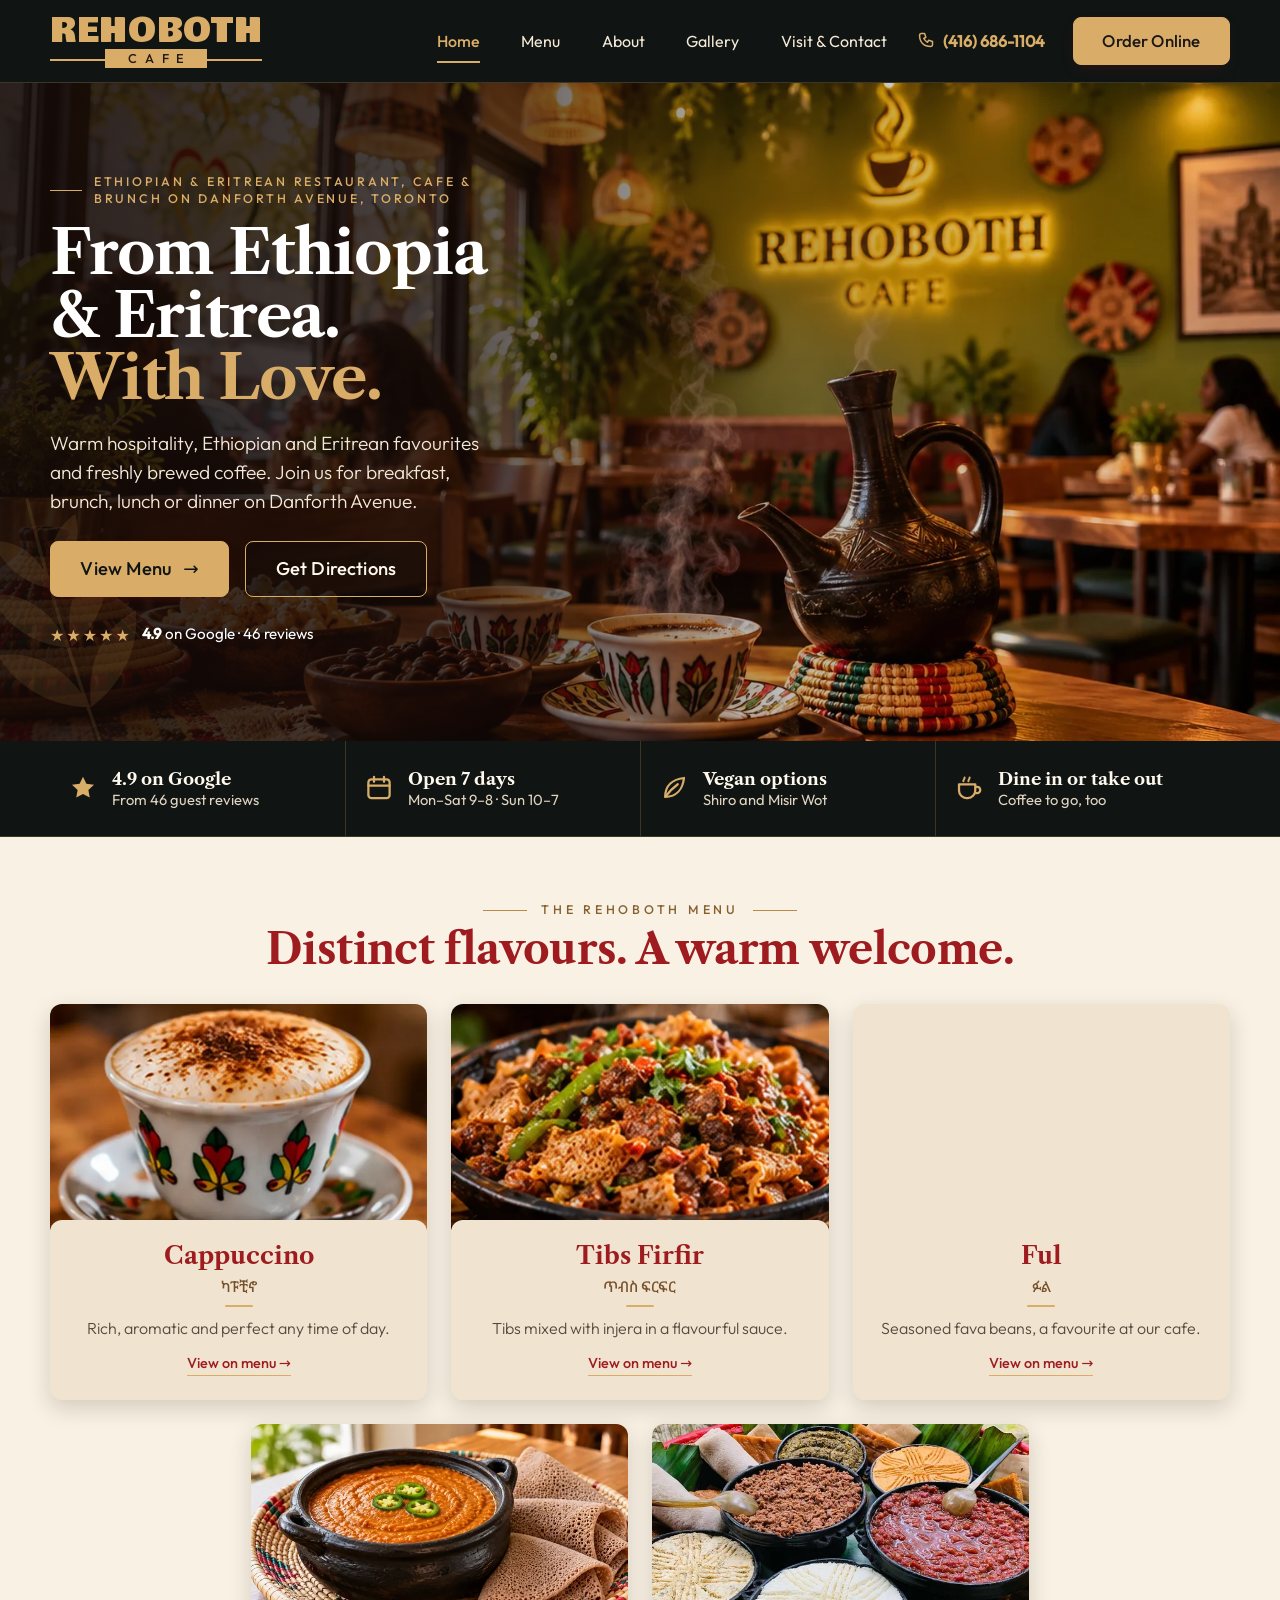
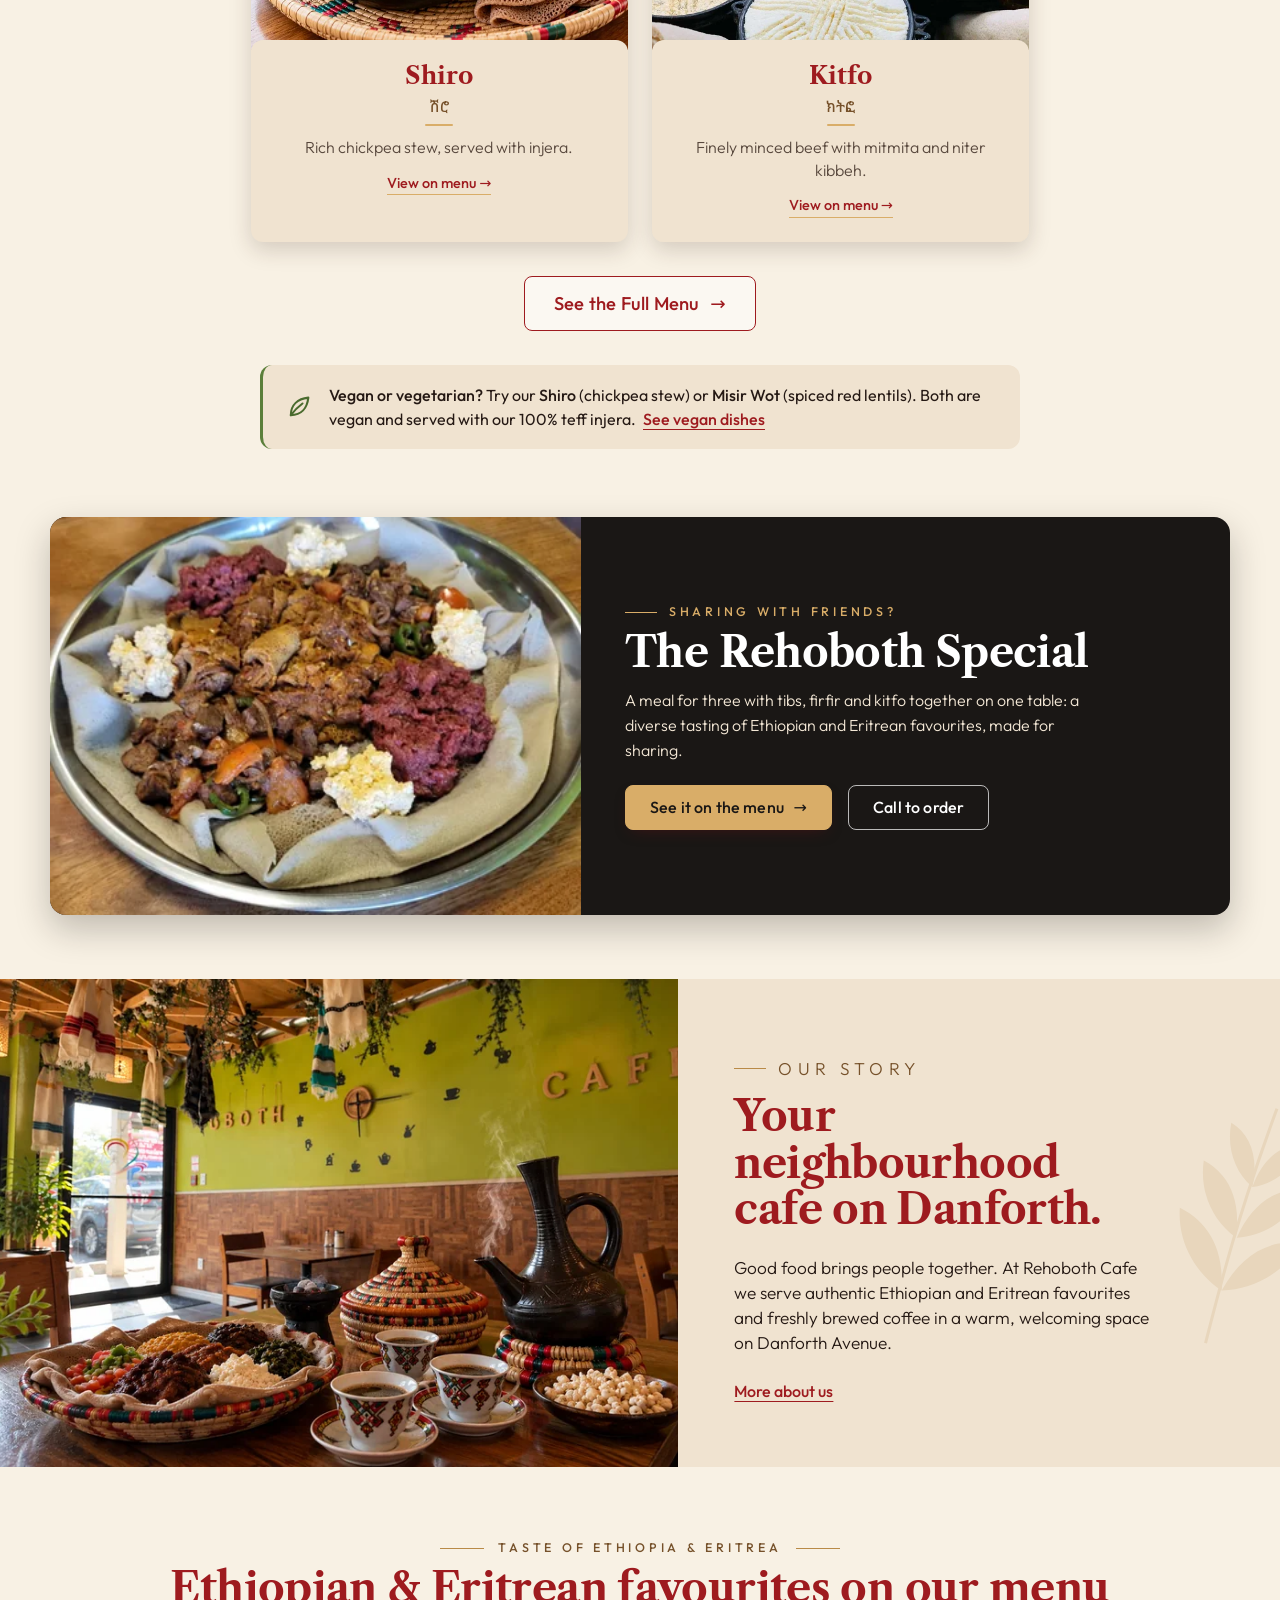
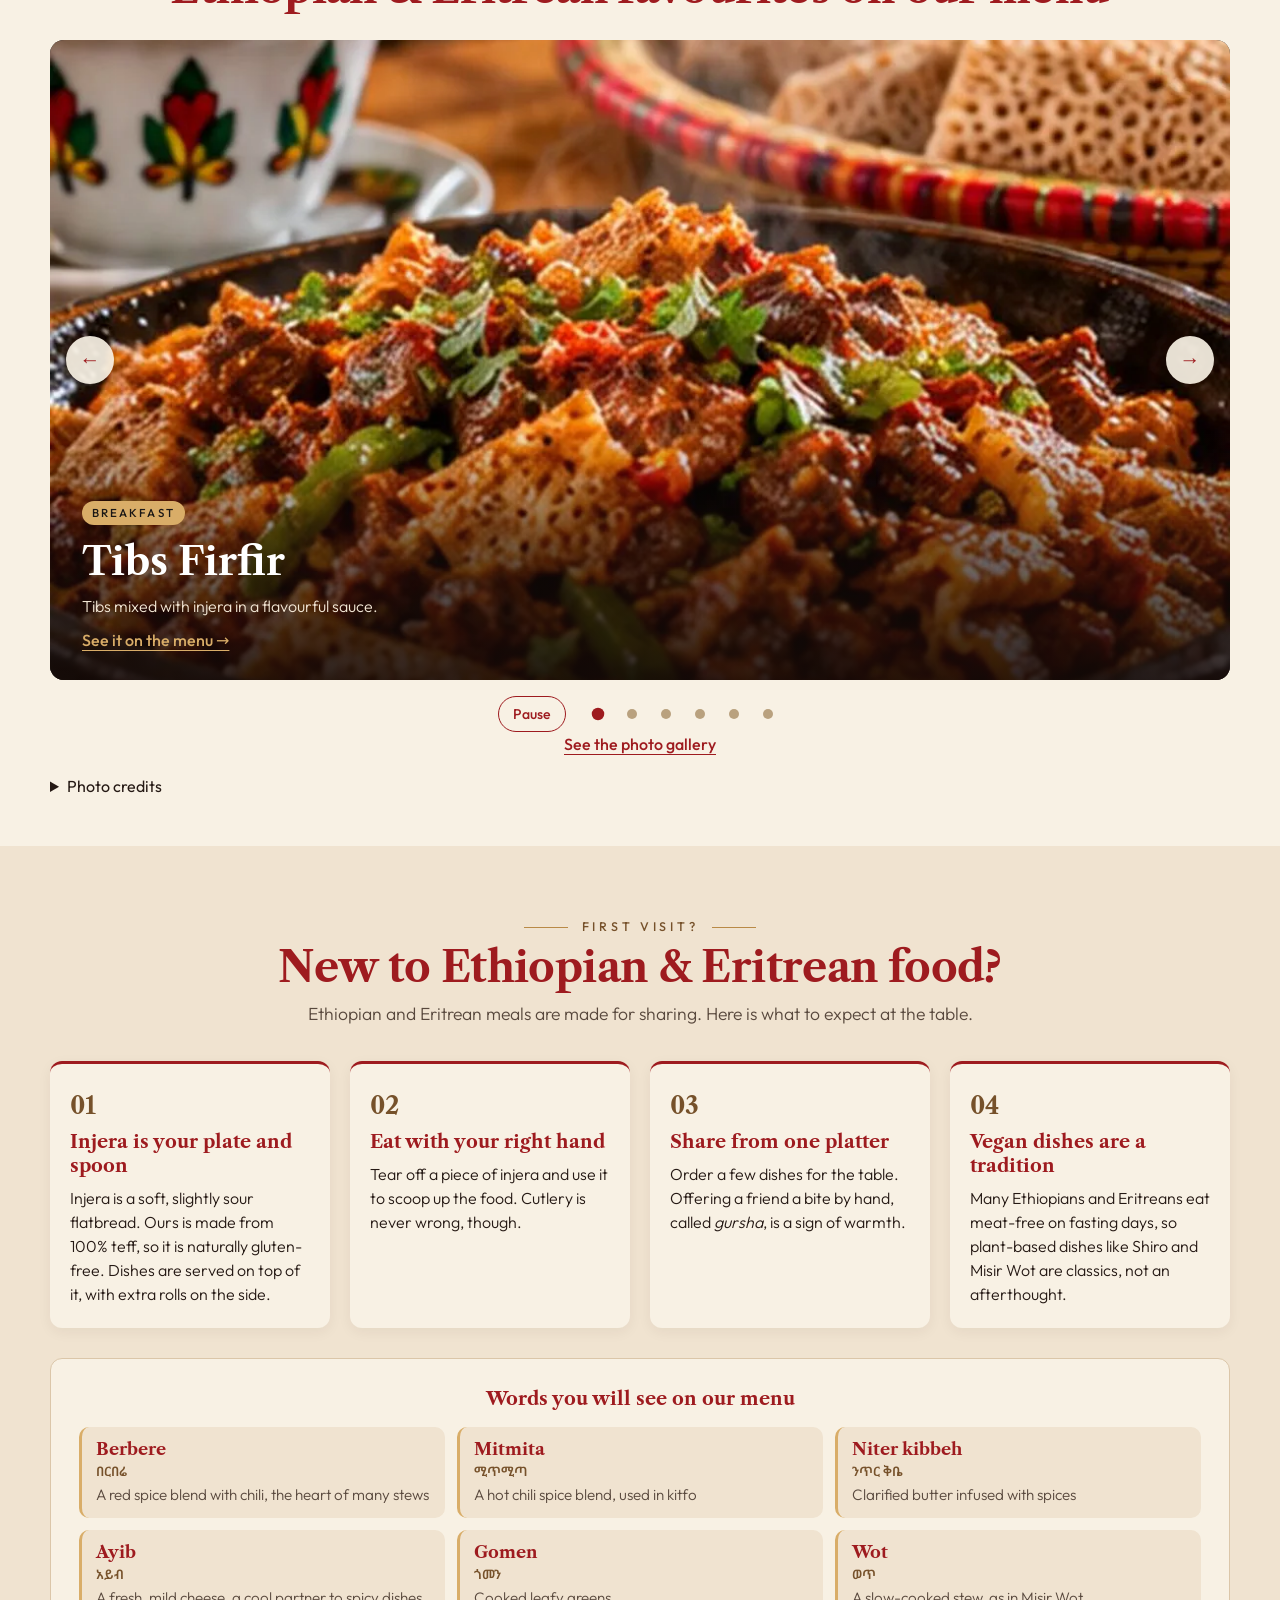
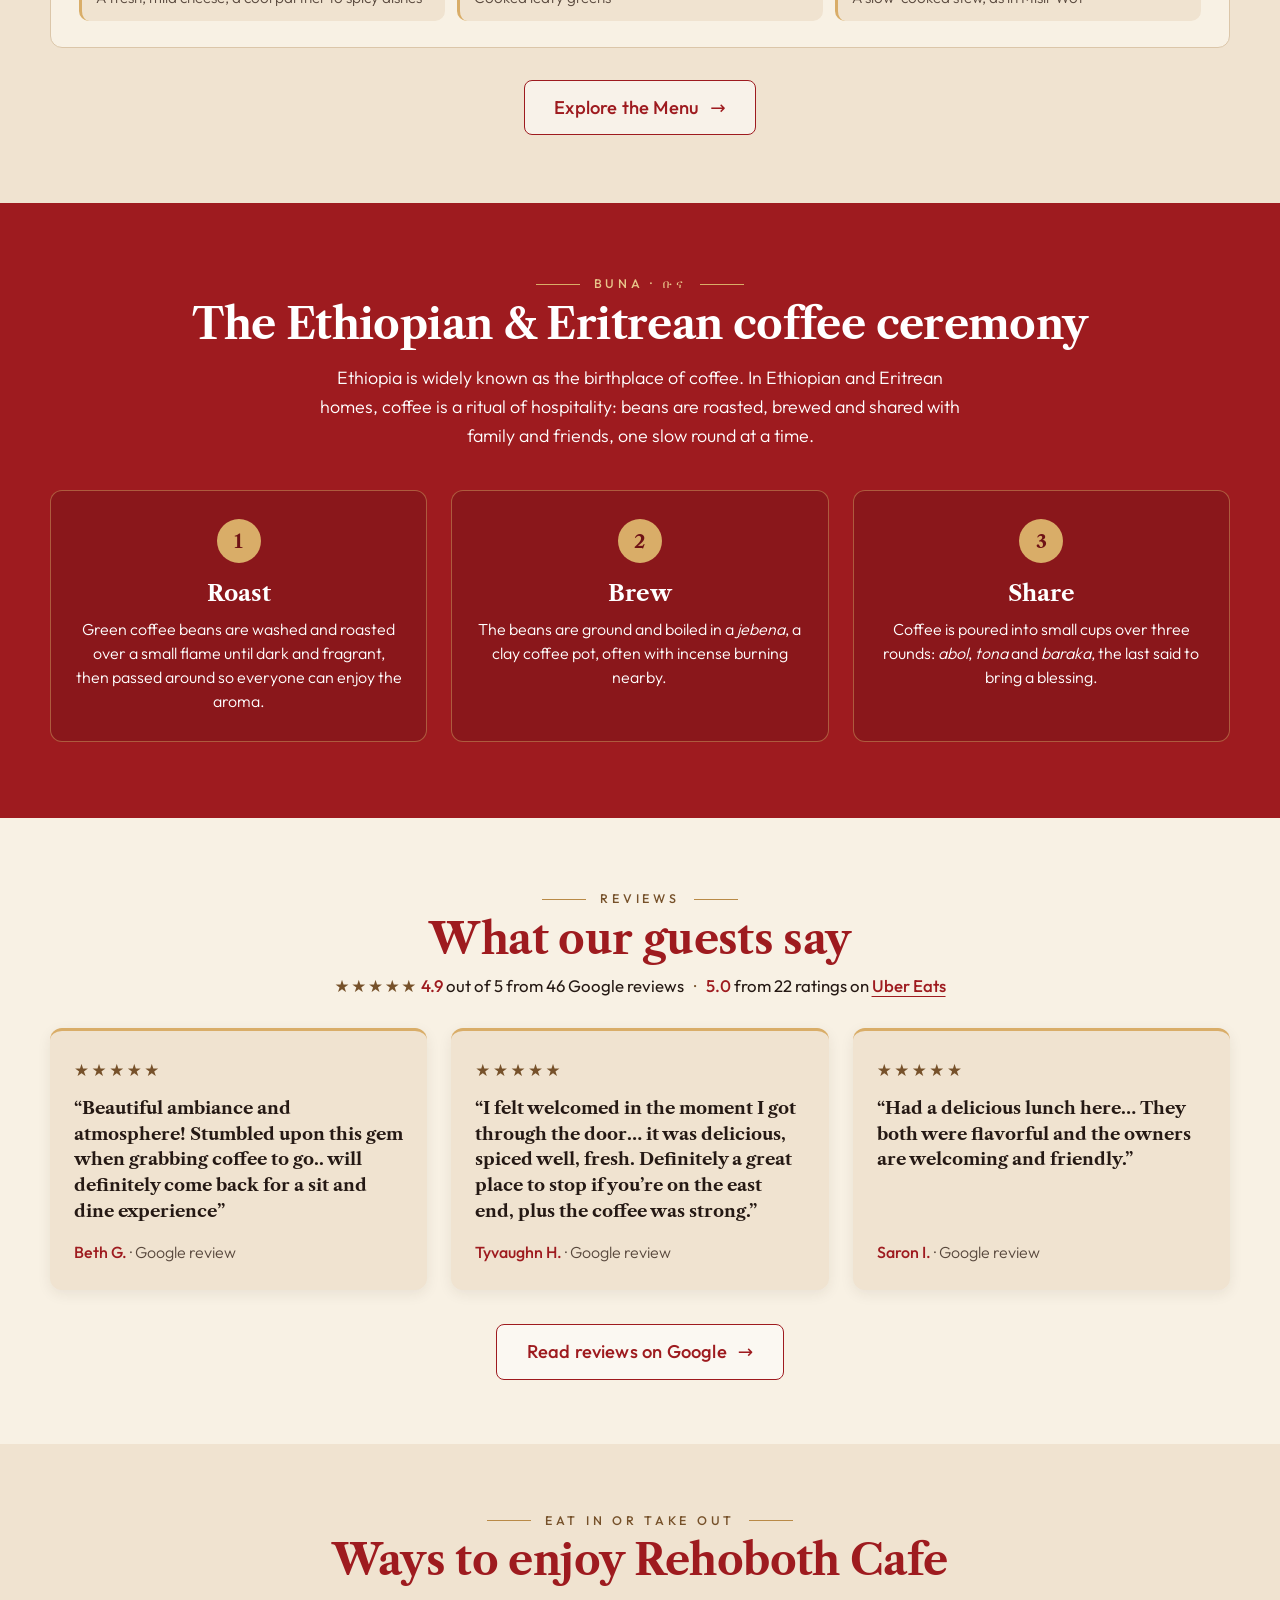
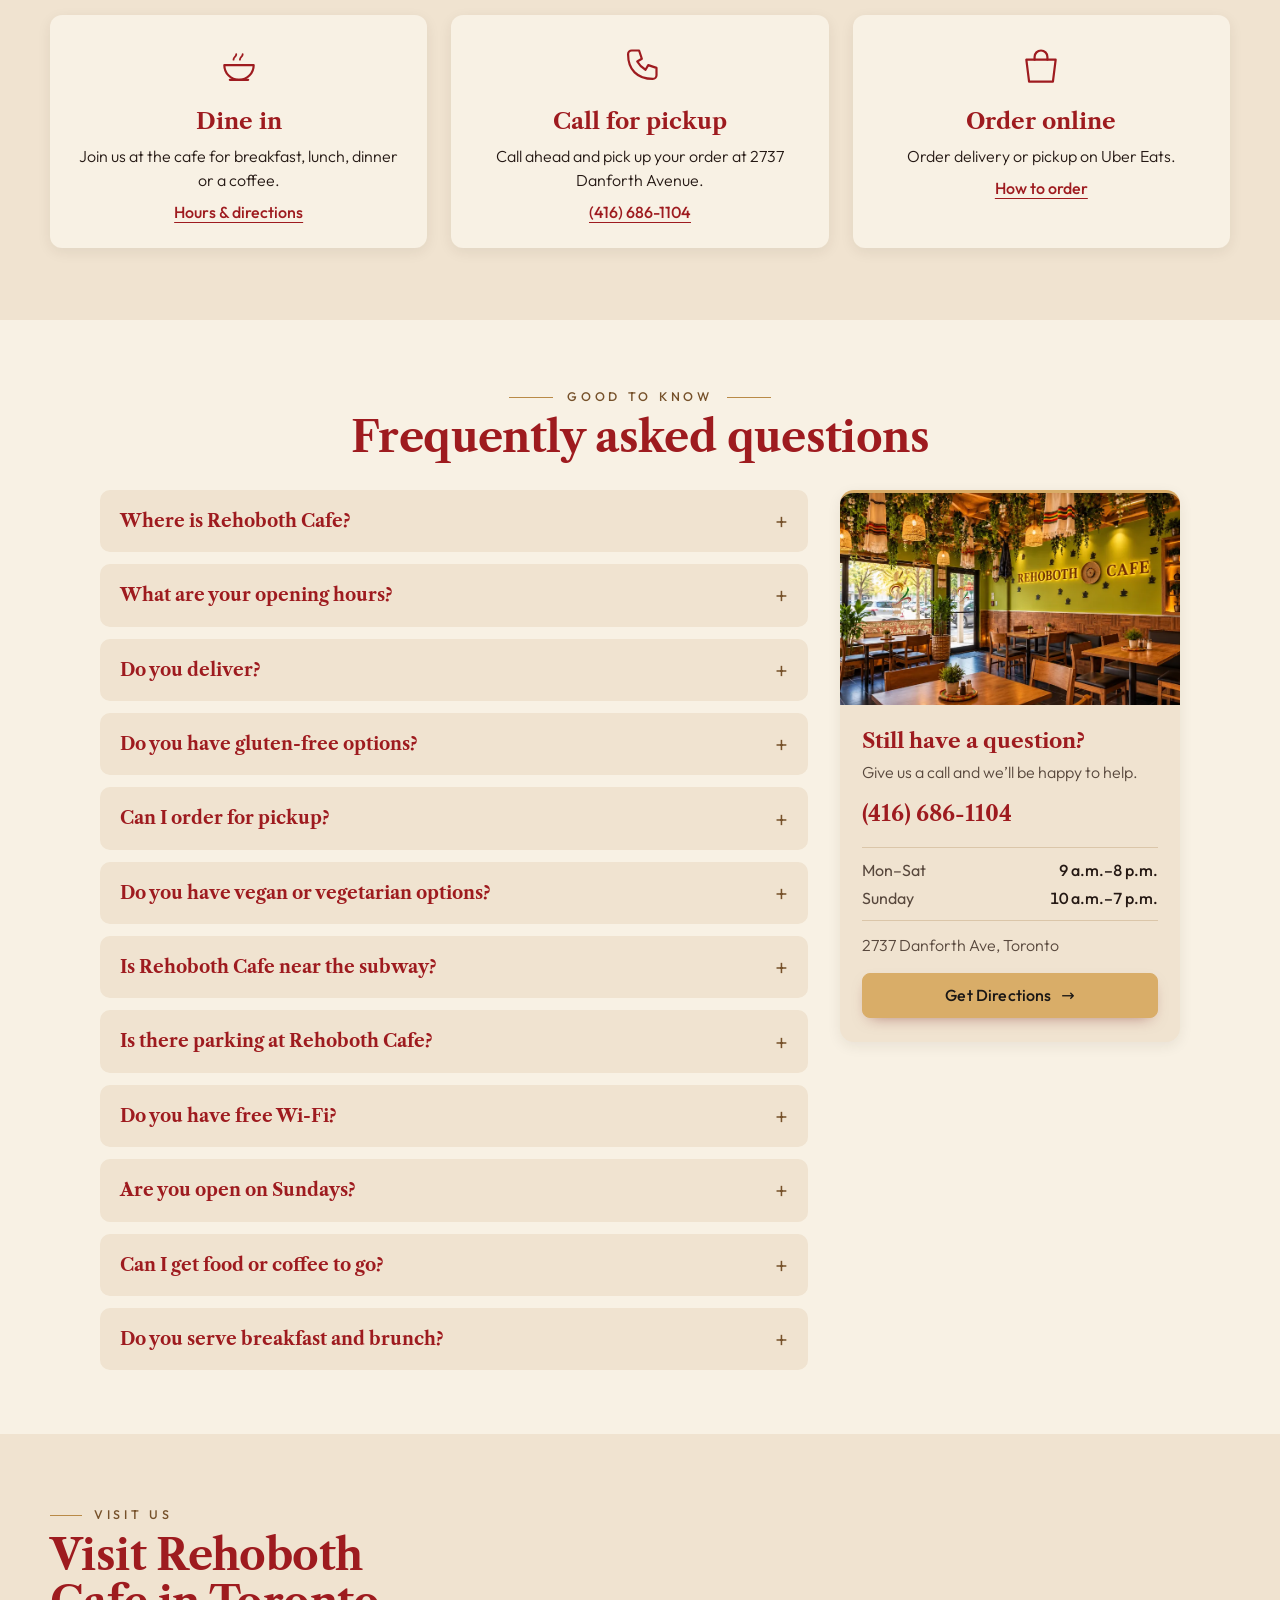
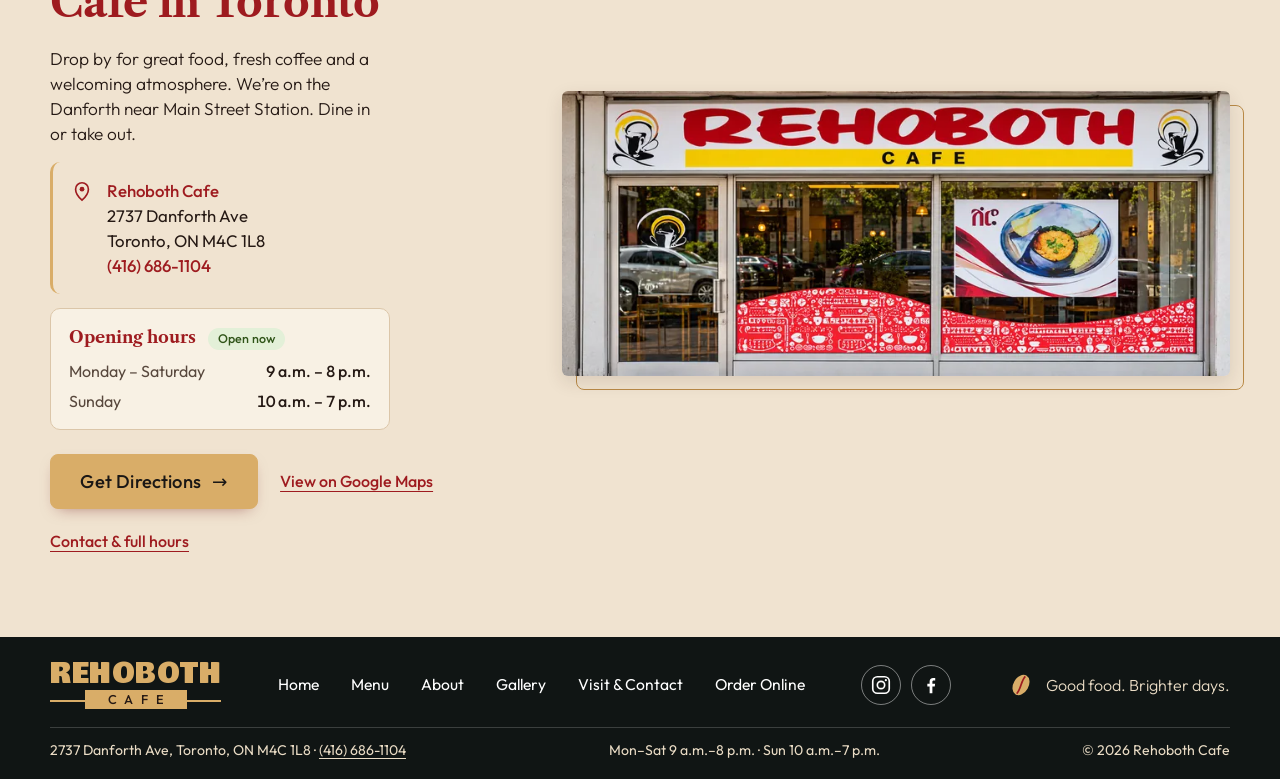
<file: index.html>
<!doctype html>
<html lang="en-CA">
<head>
<meta charset="utf-8">
<meta name="viewport" content="width=device-width, initial-scale=1">
<title>Rehoboth Cafe | Ethiopian Breakfast, Brunch &amp; Coffee, Danforth Toronto</title>
<meta name="description" content="Ethiopian and Eritrean restaurant and cafe on the Danforth, Toronto. Breakfast, brunch, lunch, vegan dishes and fresh coffee at 2737 Danforth Ave. Open 7 days.">
<meta name="theme-color" content="#101514">

<!-- PRODUCTION URLS: custom domain https://rehobothcafe.com/ -->
<link rel="canonical" href="https://rehobothcafe.com/">
<meta property="og:type" content="website">
<meta property="og:locale" content="en_CA">
<meta property="og:site_name" content="Rehoboth Cafe">
<meta property="og:title" content="Rehoboth Cafe | Ethiopian Breakfast, Brunch &amp; Coffee, Danforth Toronto">
<meta property="og:description" content="Ethiopian and Eritrean breakfast, brunch and freshly brewed coffee at 2737 Danforth Avenue, Toronto.">
<meta property="og:url" content="https://rehobothcafe.com/">
<meta property="og:image" content="https://rehobothcafe.com/img/rehoboth-cafe-storefront.jpg">
<meta property="og:image:width" content="1600">
<meta property="og:image:height" content="684">
<meta property="og:image:alt" content="Rehoboth Cafe storefront on Danforth Avenue, Toronto">
<meta name="twitter:card" content="summary_large_image">

<link rel="icon" href="/favicon.ico" sizes="48x48">
<link rel="icon" href="/favicon.svg" type="image/svg+xml">
<link rel="apple-touch-icon" href="/apple-touch-icon.png">
<link rel="preload" as="image" href="img/rehoboth-home-interior-1536.webp" imagesrcset="img/rehoboth-home-interior-700.webp 700w, img/rehoboth-home-interior-1100.webp 1100w, img/rehoboth-home-interior-1536.webp 1536w" imagesizes="100vw" type="image/webp" fetchpriority="high">
<link rel="stylesheet" href="styles.css?v=20261027-photos">

<script type="application/ld+json">
{
  "@context": "https://schema.org",
  "@type": ["Restaurant", "CafeOrCoffeeShop"],
  "@id": "https://rehobothcafe.com/#cafe",
  "name": "Rehoboth Cafe",
  "alternateName": [
    "Rehoboth Ethiopian Restaurant",
    "Rehoboth Cafe Toronto"
  ],
  "description": "Ethiopian and Eritrean restaurant and cafe on Danforth Avenue in Toronto serving breakfast, brunch, lunch, dinner and freshly brewed coffee.",
  "servesCuisine": [
    "Ethiopian",
    "Eritrean",
    "Breakfast",
    "Brunch",
    "Coffee"
  ],
  "priceRange": "$$",
  "url": "https://rehobothcafe.com/",
  "image": "https://rehobothcafe.com/img/rehoboth-cafe-storefront.jpg",
  "sameAs": [
    "https://www.instagram.com/rehobothcafetoronto/",
    "https://www.facebook.com/rehobothcafetoronto",
    "https://maps.google.com/?cid=4611536118844118917",
    "https://www.ubereats.com/ca/store/rehoboth-cafe/jhYey4mHVrmGnr6VLw1X4Q"
  ],
  "telephone": "+1-416-686-1104",
  "geo": {
    "@type": "GeoCoordinates",
    "latitude": 43.6889002,
    "longitude": -79.2974896
  },
  "openingHoursSpecification": [
    {
      "@type": "OpeningHoursSpecification",
      "dayOfWeek": [
        "Monday",
        "Tuesday",
        "Wednesday",
        "Thursday",
        "Friday",
        "Saturday"
      ],
      "opens": "09:00",
      "closes": "20:00"
    },
    {
      "@type": "OpeningHoursSpecification",
      "dayOfWeek": "Sunday",
      "opens": "10:00",
      "closes": "19:00"
    }
  ],
  "address": {
    "@type": "PostalAddress",
    "streetAddress": "2737 Danforth Ave",
    "addressLocality": "Toronto",
    "addressRegion": "ON",
    "postalCode": "M4C 1L8",
    "addressCountry": "CA"
  },
  "amenityFeature": [
    {
      "@type": "LocationFeatureSpecification",
      "name": "Parking in front of the cafe",
      "value": true
    },
    {
      "@type": "LocationFeatureSpecification",
      "name": "Free Wi-Fi",
      "value": true
    }
  ],
  "hasMenu": "https://rehobothcafe.com/menu",
  "hasMap": "https://www.google.com/maps/search/?api=1&query=Rehoboth+Cafe+2737+Danforth+Ave+Toronto+ON+M4C+1L8"
}
</script>
<!-- FAQ for Google and AI search. Built from the FAQ section below; keep the two in sync. -->
<script type="application/ld+json">
{
  "@context": "https://schema.org",
  "@type": "FAQPage",
  "@id": "https://rehobothcafe.com/#faq",
  "mainEntity": [
    {
      "@type": "Question",
      "name": "Where is Rehoboth Cafe?",
      "acceptedAnswer": {
        "@type": "Answer",
        "text": "We’re at 2737 Danforth Avenue, Toronto, ON M4C 1L8."
      }
    },
    {
      "@type": "Question",
      "name": "What are your opening hours?",
      "acceptedAnswer": {
        "@type": "Answer",
        "text": "Monday to Saturday 9 a.m. to 8 p.m., and Sunday 10 a.m. to 7 p.m."
      }
    },
    {
      "@type": "Question",
      "name": "Do you deliver?",
      "acceptedAnswer": {
        "@type": "Answer",
        "text": "Yes. Order Ethiopian and Eritrean food delivery or pickup from Rehoboth Cafe on Uber Eats. Delivery is available to addresses within Uber Eats’ range of 2737 Danforth Ave."
      }
    },
    {
      "@type": "Question",
      "name": "Do you have gluten-free options?",
      "acceptedAnswer": {
        "@type": "Answer",
        "text": "Yes. Our injera is made from 100% teff, which is naturally gluten-free, and our Chechebsa can be made with teff too. Some dishes use wheat, so please tell our team about any allergies when you order."
      }
    },
    {
      "@type": "Question",
      "name": "Can I order for pickup?",
      "acceptedAnswer": {
        "@type": "Answer",
        "text": "Yes. Call us at (416) 686-1104 to order ahead, or order delivery or pickup on Uber Eats."
      }
    },
    {
      "@type": "Question",
      "name": "Do you have vegan or vegetarian options?",
      "acceptedAnswer": {
        "@type": "Answer",
        "text": "Yes. Shiro (chickpea stew) and Misir Wot (spiced red lentils) are vegan and served with injera made from 100% teff."
      }
    },
    {
      "@type": "Question",
      "name": "Is Rehoboth Cafe near the subway?",
      "acceptedAnswer": {
        "@type": "Answer",
        "text": "Yes. We’re on Danforth Avenue a short walk east of Main Street Station on Line 2 (Bloor–Danforth)."
      }
    },
    {
      "@type": "Question",
      "name": "Is there parking at Rehoboth Cafe?",
      "acceptedAnswer": {
        "@type": "Answer",
        "text": "Yes. There’s plenty of parking right in front of the cafe at 2737 Danforth Ave."
      }
    },
    {
      "@type": "Question",
      "name": "Do you have free Wi-Fi?",
      "acceptedAnswer": {
        "@type": "Answer",
        "text": "Yes. We have free Wi-Fi for guests, so you can work or study over coffee."
      }
    },
    {
      "@type": "Question",
      "name": "Are you open on Sundays?",
      "acceptedAnswer": {
        "@type": "Answer",
        "text": "Yes, we’re open 7 days a week. Sunday hours are 10 a.m. to 7 p.m."
      }
    },
    {
      "@type": "Question",
      "name": "Can I get food or coffee to go?",
      "acceptedAnswer": {
        "@type": "Answer",
        "text": "Yes. You can dine in or take out anything on the menu, including coffee. Call (416) 686-1104 to order ahead."
      }
    },
    {
      "@type": "Question",
      "name": "Do you serve breakfast and brunch?",
      "acceptedAnswer": {
        "@type": "Answer",
        "text": "Yes. We serve breakfast and brunch on the Danforth, with Ethiopian and Eritrean dishes such as Firfir, Chechebsa, Ful and Genfo, plus waffles and freshly brewed coffee."
      }
    }
  ]
}
</script>
<script src="script.js" defer></script>
</head>
<body class="home-page">
<svg width="0" height="0" style="position:absolute" aria-hidden="true" focusable="false">
  <symbol id="leaf-sprig" viewBox="0 0 200 260">
    <path d="M100 255 C98 190 96 120 104 10" fill="none" stroke="currentColor" stroke-width="3"/>
    <path d="M101 200 C70 190 45 165 38 132 C70 138 92 160 101 200Z M101 200 C132 190 157 165 164 132 C132 138 110 160 101 200Z"/>
    <path d="M100 145 C72 135 52 110 48 80 C76 86 95 108 100 145Z M101 145 C129 135 149 110 153 80 C125 86 106 108 101 145Z"/>
    <path d="M102 92 C80 82 66 60 64 36 C86 42 100 62 102 92Z M102 92 C124 82 138 60 140 36 C118 42 104 62 102 92Z"/>
  </symbol>
</svg>
<a class="skip-link" href="#main">Skip to main content</a>

<header class="site-header">
  <div class="container nav-wrap">
    <a href="./" class="logo" aria-label="Rehoboth Cafe home">
      <span class="logo-word" aria-hidden="true">REHOBOTH</span>
      <span class="logo-bar" aria-hidden="true"><span>CAFE</span></span>
    </a>
    <button class="nav-toggle" type="button" aria-controls="primary-nav" aria-expanded="false">
      <span class="visually-hidden">Menu</span>
      <span class="bar" aria-hidden="true"></span><span class="bar" aria-hidden="true"></span><span class="bar" aria-hidden="true"></span>
    </button>
    <nav class="main-nav" id="primary-nav" aria-label="Primary">
      <a href="./" aria-current="page">Home</a>
      <a href="menu">Menu</a>
      <a href="about">About</a>
      <a href="gallery">Gallery</a>
      <a href="visit">Visit &amp; Contact</a>
      <a href="order" class="nav-order-link">Order Online</a>
    </nav>
    <a href="tel:+14166861104" class="nav-phone" aria-label="Call Rehoboth Cafe at (416) 686-1104">
      <svg viewBox="0 0 24 24" width="20" height="20" aria-hidden="true" focusable="false"><path d="M7.5 3h4l1.5 4.5-2.5 1.5a12 12 0 0 0 4.5 4.5l1.5-2.5 4.5 1.5v4a2 2 0 0 1-2 2C10.5 18.5 5.5 13.5 5.5 5a2 2 0 0 1 2-2Z" fill="none" stroke="currentColor" stroke-width="1.8" stroke-linejoin="round"/></svg>
      <span class="nav-phone-number">(416) 686-1104</span>
    </a>
    <a href="order" class="btn btn-solid nav-cta">Order Online</a>
  </div>
</header>

<main id="main">
  <section class="hero" id="home" aria-labelledby="hero-title">
    <picture class="hero-photo">
      <source type="image/webp" srcset="img/rehoboth-home-interior-700.webp 700w, img/rehoboth-home-interior-1100.webp 1100w, img/rehoboth-home-interior-1536.webp 1536w" sizes="100vw"><img src="img/rehoboth-home-interior-1536.jpg" srcset="img/rehoboth-home-interior-700.jpg 700w, img/rehoboth-home-interior-1100.jpg 1100w, img/rehoboth-home-interior-1536.jpg 1536w" sizes="100vw" width="1536" height="1024"
           alt="Warm cafe scene with Ethiopian coffee, a jebena and guests at tables"
           fetchpriority="high" decoding="async">
    </picture>
    <svg class="leaf leaf-hero" aria-hidden="true" focusable="false"><use href="#leaf-sprig"/></svg>
    <div class="container hero-content">
      <h1 id="hero-title">Ethiopian &amp; Eritrean Restaurant, Cafe &amp; Brunch on Danforth Avenue, Toronto</h1>
      <p class="slogan">From Ethiopia <span class="nowrap">&amp; Eritrea.</span><br><em>With Love.</em></p>
      <p class="hero-text">Warm hospitality, Ethiopian and Eritrean favourites and freshly brewed coffee. Join us for breakfast, brunch, lunch or dinner on Danforth Avenue.</p>
      <div class="btn-row">
        <a href="menu" class="btn btn-solid btn-lg">View Menu <span class="arrow" aria-hidden="true">&rarr;</span></a>
        <a href="https://www.google.com/maps/dir/?api=1&amp;destination=Rehoboth+Cafe%2C+2737+Danforth+Ave%2C+Toronto%2C+ON+M4C+1L8"
           class="btn btn-outline btn-lg" target="_blank" rel="noopener">Get Directions<span class="visually-hidden"> (opens Google Maps in a new tab)</span></a>
      </div>
      <!-- Rating from Google Maps, checked 16 Oct 2026. Update or remove if it changes. -->
      <a class="rating" href="https://www.google.com/maps/search/?api=1&amp;query=Rehoboth+Cafe+2737+Danforth+Ave+Toronto+ON" target="_blank" rel="noopener">
        <span class="stars" aria-hidden="true">&#9733;&#9733;&#9733;&#9733;&#9733;</span>
        <span><strong>4.9</strong> on Google &middot; 46 reviews</span><span class="visually-hidden"> (opens Google Maps in a new tab)</span>
      </a>
    </div>
  </section>

  <section class="highlights" aria-labelledby="highlights-title">
    <h2 class="visually-hidden" id="highlights-title">Why guests choose Rehoboth Cafe</h2>
    <!-- Rating and hours: keep in sync with the hero rating and the Visit section. -->
    <ul class="container highlight-list">
      <li class="highlight">
        <svg viewBox="0 0 24 24" width="30" height="30" aria-hidden="true" focusable="false"><path d="m12 3 2.7 5.6 6.1.8-4.5 4.2 1.1 6-5.4-2.9-5.4 2.9 1.1-6-4.5-4.2 6.1-.8Z" fill="currentColor"/></svg>
        <span><strong>4.9 on Google</strong>From 46 guest reviews</span>
      </li>
      <li class="highlight">
        <svg viewBox="0 0 24 24" width="30" height="30" aria-hidden="true" focusable="false"><rect x="3.5" y="5" width="17" height="15" rx="2.5" fill="none" stroke="currentColor" stroke-width="1.8"/><path d="M3.5 10h17M8 3v4M16 3v4" stroke="currentColor" stroke-width="1.8" stroke-linecap="round"/></svg>
        <span><strong>Open 7 days</strong><span class="nowrap">Mon&ndash;Sat 9&ndash;8</span> &middot; <span class="nowrap">Sun 10&ndash;7</span></span>
      </li>
      <li class="highlight">
        <svg viewBox="0 0 24 24" width="30" height="30" aria-hidden="true" focusable="false"><path d="M5 19C5 10 11 5 20 4c-1 9-6 15-15 15Z" fill="none" stroke="currentColor" stroke-width="1.8" stroke-linejoin="round"/><path d="M5 19c3-4 6-7 10-10" fill="none" stroke="currentColor" stroke-width="1.8" stroke-linecap="round"/></svg>
        <span><strong>Vegan options</strong>Shiro and Misir Wot</span>
      </li>
      <li class="highlight">
        <svg viewBox="0 0 24 24" width="30" height="30" aria-hidden="true" focusable="false"><path d="M4 9h13v5a6 6 0 0 1-6 6h-1a6 6 0 0 1-6-6V9Z" fill="none" stroke="currentColor" stroke-width="1.8" stroke-linejoin="round"/><path d="M17 11h1.5a2.5 2.5 0 0 1 0 5H17" fill="none" stroke="currentColor" stroke-width="1.8"/><path d="M8.5 3.5c0 1.5-1 1.5-1 3M12.5 3.5c0 1.5-1 1.5-1 3" fill="none" stroke="currentColor" stroke-width="1.6" stroke-linecap="round"/></svg>
        <span><strong>Dine in or take out</strong>Coffee to go, too</span>
      </li>
    </ul>
  </section>

  <section class="menu-preview" id="menu" aria-labelledby="menu-title">
    <div class="container">
      <p class="eyebrow eyebrow-ornate center reveal">The Rehoboth Menu</p>
      <h2 class="center reveal" id="menu-title">Distinct flavours. A warm welcome.</h2>
      <ul class="cards reveal">
        <li class="card">
          <a class="card-link" href="menu#item-cappuccino" aria-label="View Cappuccino details and price on the menu">
            <picture>
              <source srcset="img/cappuccino-ethiopian-cup.webp" type="image/webp">
              <img src="img/cappuccino-ethiopian-cup.jpg" width="606" height="370" loading="lazy" decoding="async"
                   alt="Cappuccino dusted with cocoa in a traditional Ethiopian cup and saucer">
            </picture>
            <div class="card-body">
              <h3>Cappuccino <span class="am" lang="am">ካፑቺኖ</span></h3>
              <span class="card-rule" aria-hidden="true"></span>
              <p>Rich, aromatic and perfect any time of day.</p>
              <span class="card-action" aria-hidden="true">View on menu &rarr;</span>
            </div>
          </a>
        </li>
        <li class="card">
          <a class="card-link" href="menu#item-tibs-firfir" aria-label="View Tibs Firfir details and price on the menu">
            <picture>
              <source srcset="img/tibs-firfir-beef-injera.webp" type="image/webp">
              <img src="img/tibs-firfir-beef-injera.jpg" width="614" height="370" loading="lazy" decoding="async"
                   alt="Tibs Firfir: tibs mixed with torn injera, green peppers and herbs">
            </picture>
            <div class="card-body">
              <h3>Tibs Firfir <span class="am" lang="am">ጥብስ ፍርፍር</span></h3>
              <span class="card-rule" aria-hidden="true"></span>
              <p>Tibs mixed with injera in a flavourful sauce.</p>
              <span class="card-action" aria-hidden="true">View on menu &rarr;</span>
            </div>
          </a>
        </li>
        <li class="card">
          <a class="card-link" href="menu#item-ful" aria-label="View Ful details and price on the menu">
            <picture>
              <source srcset="img/ful-cafe-640.webp 640w, img/ful-cafe-768.webp 768w" sizes="(max-width: 680px) 100vw, (max-width: 960px) 50vw, 33vw" type="image/webp">
              <img src="img/ful-cafe-768.jpg" width="768" height="432" loading="lazy" decoding="async"
                   alt="Ful at Rehoboth Cafe with tomato, onion, green pepper, boiled egg and ayib, served with bread rolls">
            </picture>
            <div class="card-body">
              <h3>Ful <span class="am" lang="am">ፉል</span></h3>
              <span class="card-rule" aria-hidden="true"></span>
              <p>Seasoned fava beans, a favourite at our cafe.</p>
              <span class="card-action" aria-hidden="true">View on menu &rarr;</span>
            </div>
          </a>
        </li>
        <li class="card">
          <a class="card-link" href="menu#item-shiro" aria-label="View Shiro details and price on the menu">
            <picture>
              <source srcset="img/shekla-shiro-bright-woven-tray-720.webp 720w, img/shekla-shiro-bright-woven-tray.webp 800w" sizes="(max-width: 680px) calc(100vw - 32px), (max-width: 960px) 50vw, 33vw" type="image/webp">
              <img src="img/shekla-shiro-bright-woven-tray.jpg" srcset="img/shekla-shiro-bright-woven-tray-720.jpg 720w, img/shekla-shiro-bright-woven-tray.jpg 800w" sizes="(max-width: 680px) calc(100vw - 32px), (max-width: 960px) 50vw, 33vw" width="800" height="480" loading="lazy" decoding="async"
                   alt="Shiro chickpea stew in a black clay pot on a woven tray with injera">
            </picture>
            <div class="card-body">
              <h3>Shiro <span class="am" lang="am">ሽሮ</span></h3>
              <span class="card-rule" aria-hidden="true"></span>
              <p>Rich chickpea stew, served with injera.</p>
              <span class="card-action" aria-hidden="true">View on menu &rarr;</span>
            </div>
          </a>
        </li>
        <li class="card">
          <a class="card-link" href="menu#item-kitfo" aria-label="View Kitfo details and price on the menu">
            <picture>
              <source srcset="img/kitfo-ayib-platter-640.webp 640w, img/kitfo-ayib-platter-1200.webp 1200w" sizes="(max-width: 680px) calc(100vw - 32px), (max-width: 960px) 50vw, 33vw" type="image/webp">
              <img src="img/kitfo-ayib-platter-1200.jpg" srcset="img/kitfo-ayib-platter-640.jpg 640w, img/kitfo-ayib-platter-1200.jpg 1200w" sizes="(max-width: 680px) calc(100vw - 32px), (max-width: 960px) 50vw, 33vw" width="1200" height="675" loading="lazy" decoding="async"
                   alt="Kitfo served in clay bowls with ayib and injera">
            </picture>
            <div class="card-body">
              <h3>Kitfo <span class="am" lang="am">ክትፎ</span></h3>
              <span class="card-rule" aria-hidden="true"></span>
              <p>Finely minced beef with mitmita and niter kibbeh.</p>
              <span class="card-action" aria-hidden="true">View on menu &rarr;</span>
            </div>
          </a>
        </li>
      </ul>
      <p class="center menu-more reveal"><a href="menu" class="btn btn-outline btn-lg">See the Full Menu <span class="arrow" aria-hidden="true">&rarr;</span></a></p>
      <aside class="veg-note reveal" aria-label="Vegan options">
        <svg viewBox="0 0 24 24" width="28" height="28" aria-hidden="true" focusable="false"><path d="M5 19C5 10 11 5 20 4c-1 9-6 15-15 15Z" fill="none" stroke="currentColor" stroke-width="1.8" stroke-linejoin="round"/><path d="M5 19c3-4 6-7 10-10" fill="none" stroke="currentColor" stroke-width="1.8" stroke-linecap="round"/></svg>
        <p><strong>Vegan or vegetarian?</strong> Try our <strong>Shiro</strong> (chickpea stew) or <strong>Misir Wot</strong> (spiced red lentils). Both are vegan and served with our 100% teff injera. <a class="text-link" href="menu#cat-lunch">See vegan dishes</a></p>
      </aside>
    </div>
  </section>

  <section class="special" aria-labelledby="special-title">
    <div class="container special-inner reveal">
      <picture class="special-img">
        <source type="image/webp" srcset="img/rehoboth-special-cafe-400.webp 400w, img/rehoboth-special-cafe-720.webp 720w, img/rehoboth-special-cafe-800.webp 800w" sizes="(max-width: 680px) calc(100vw - 32px), 45vw"><img src="img/rehoboth-special-cafe-800.jpg" srcset="img/rehoboth-special-cafe-400.jpg 400w, img/rehoboth-special-cafe-720.jpg 720w, img/rehoboth-special-cafe-800.jpg 800w"
             sizes="(max-width: 680px) calc(100vw - 32px), 45vw" width="800" height="600" loading="lazy" decoding="async"
             alt="Rehoboth Special: tibs, firfir, kitfo and ayib on an injera-lined sharing platter">
      </picture>
      <div class="special-text">
        <p class="eyebrow eyebrow-line">Sharing with friends?</p>
        <!-- EDIT: contents copied from menu.html. Keep them in sync. -->
        <h2 id="special-title">The Rehoboth Special</h2>
        <p>A meal for three with tibs, firfir and kitfo together on one table: a diverse tasting of Ethiopian and Eritrean favourites, made for sharing.</p>
        <div class="btn-row">
          <a href="menu#item-rehoboth-special" class="btn btn-solid">See it on the menu <span class="arrow" aria-hidden="true">&rarr;</span></a>
          <a href="tel:+14166861104" class="btn btn-outline">Call to order</a>
        </div>
      </div>
    </div>
  </section>

  <section class="story" id="story" aria-labelledby="story-title">
    <picture class="story-img">
      <source type="image/webp" srcset="img/rehoboth-home-story-table-800.webp 800w, img/rehoboth-home-story-table-1536.webp 1536w" sizes="(max-width: 960px) 100vw, 53vw"><img src="img/rehoboth-home-story-table-1536.jpg"
           srcset="img/rehoboth-home-story-table-800.jpg 800w, img/rehoboth-home-story-table-1536.jpg 1536w"
           sizes="(max-width: 960px) 100vw, 53vw" width="1536" height="1024" loading="lazy" decoding="async"
           alt="Ethiopian food and coffee arranged in a cafe with a steaming jebena">
    </picture>
    <div class="story-text reveal">
      <svg class="leaf leaf-story" aria-hidden="true" focusable="false"><use href="#leaf-sprig"/></svg>
      <p class="eyebrow eyebrow-line">Our Story</p>
      <h2 id="story-title">Your neighbourhood cafe on Danforth.</h2>
      <p>Good food brings people together. At Rehoboth Cafe we serve authentic Ethiopian and Eritrean favourites and freshly brewed coffee in a warm, welcoming space on Danforth Avenue.</p>
      <a class="text-link story-link" href="about">More about us</a>
    </div>
  </section>

  <section class="dishes" id="gallery" aria-labelledby="dishes-title">
    <div class="container">
      <p class="eyebrow eyebrow-ornate center reveal">Taste of Ethiopia &amp; Eritrea</p>
      <h2 class="center reveal" id="dishes-title">Ethiopian &amp; Eritrean favourites on our menu</h2>
      <!-- PREVIEW: illustration photos (see credits below). Replace with Rehoboth's own dish photos before launch. -->
      <div class="carousel" aria-roledescription="carousel" aria-label="Ethiopian and Eritrean dishes on the Rehoboth Cafe menu">
        <div class="slides" id="slides" aria-live="off">
        <div class="slide is-active" role="group" aria-roledescription="slide" aria-label="1 of 6: Tibs Firfir">
          <picture class="webp-fallback"><source type="image/webp" srcset="img/slide-tibs-firfir-640.webp 640w, img/slide-tibs-firfir-1200.webp 1200w" sizes="(max-width: 1180px) 100vw, 1180px"><img src="img/slide-tibs-firfir-1200.jpg" srcset="img/slide-tibs-firfir-640.jpg 640w, img/slide-tibs-firfir-1200.jpg 1200w"
               sizes="(max-width: 1180px) 100vw, 1180px" width="1200" height="675" loading="lazy" decoding="async" alt="Tibs Firfir with torn injera, green peppers and herbs in a dark pan"></picture>
          <div class="slide-cap">
            <span class="slide-cat">Breakfast</span>
            <h3>Tibs Firfir</h3>
            <p>Tibs mixed with injera in a flavourful sauce.</p>
            <a href="menu#item-tibs-firfir" tabindex="0">See it on the menu <span aria-hidden="true">&rarr;</span></a>
          </div>
        </div>
        <div class="slide" role="group" aria-roledescription="slide" aria-label="2 of 6: Kitfo" aria-hidden="true">
          <picture class="webp-fallback"><source type="image/webp" srcset="img/kitfo-ayib-platter-640.webp 640w, img/kitfo-ayib-platter-1200.webp 1200w" sizes="(max-width: 1180px) 100vw, 1180px"><img src="img/kitfo-ayib-platter-1200.jpg" srcset="img/kitfo-ayib-platter-640.jpg 640w, img/kitfo-ayib-platter-1200.jpg 1200w"
               sizes="(max-width: 1180px) 100vw, 1180px" width="1200" height="675" loading="lazy" decoding="async" alt="Kitfo and accompaniments in clay bowls with ayib and injera"></picture>
          <div class="slide-cap">
            <span class="slide-cat">Lunch &amp; Dinner</span>
            <h3>Kitfo</h3>
            <p>Finely minced beef seasoned with mitmita and niter kibbeh.</p>
            <a href="menu#item-kitfo" tabindex="-1">See it on the menu <span aria-hidden="true">&rarr;</span></a>
          </div>
        </div>
        <div class="slide" role="group" aria-roledescription="slide" aria-label="3 of 6: Special Kitfo" aria-hidden="true">
          <picture class="webp-fallback"><source type="image/webp" srcset="img/slide-special-kitfo-640.webp 640w, img/slide-special-kitfo-1200.webp 1200w" sizes="(max-width: 1180px) 100vw, 1180px"><img src="img/slide-special-kitfo-1200.jpg" srcset="img/slide-special-kitfo-640.jpg 640w, img/slide-special-kitfo-1200.jpg 1200w"
               sizes="(max-width: 1180px) 100vw, 1180px" width="1200" height="675" loading="lazy" decoding="async" alt="Special Kitfo with ayib and gomen in a black clay bowl"></picture>
          <div class="slide-cap">
            <span class="slide-cat">Lunch &amp; Dinner</span>
            <h3>Special Kitfo</h3>
            <p>Kitfo mixed with ayib and gomen.</p>
            <a href="menu#item-special-kitfo" tabindex="-1">See it on the menu <span aria-hidden="true">&rarr;</span></a>
          </div>
        </div>
        <div class="slide" role="group" aria-roledescription="slide" aria-label="4 of 6: Tibs" aria-hidden="true">
          <picture class="webp-fallback"><source type="image/webp" srcset="img/slide-tibs-640.webp 640w, img/slide-tibs-1200.webp 1200w" sizes="(max-width: 1180px) 100vw, 1180px"><img src="img/slide-tibs-1200.jpg" srcset="img/slide-tibs-640.jpg 640w, img/slide-tibs-1200.jpg 1200w"
               sizes="(max-width: 1180px) 100vw, 1180px" width="1200" height="675" loading="lazy" decoding="async" alt="Tibs: sauteed meat with green peppers and rosemary in a clay pot"></picture>
          <div class="slide-cap">
            <span class="slide-cat">Lunch &amp; Dinner</span>
            <h3>Tibs</h3>
            <p>Stir-fried meat with onions, peppers and Ethiopian and Eritrean spices.</p>
            <a href="menu#item-tibs" tabindex="-1">See it on the menu <span aria-hidden="true">&rarr;</span></a>
          </div>
        </div>
        <div class="slide" role="group" aria-roledescription="slide" aria-label="5 of 6: Ful" aria-hidden="true">
          <picture>
            <source media="(max-width: 680px)" srcset="img/ful-cafe-mobile.webp" width="480" height="600" type="image/webp"><source media="(max-width: 680px)" srcset="img/ful-cafe-mobile.jpg" width="480" height="600" type="image/jpeg">
            <source type="image/webp" srcset="img/ful-cafe-640.webp 640w, img/ful-cafe-768.webp 768w" sizes="(max-width: 1180px) 100vw, 1180px"><img src="img/ful-cafe-768.jpg" srcset="img/ful-cafe-640.jpg 640w, img/ful-cafe-768.jpg 768w"
                 sizes="(max-width: 1180px) 100vw, 1180px" width="768" height="432" loading="lazy" decoding="async" alt="Ful at Rehoboth Cafe with tomato, onion, green pepper, boiled egg and ayib, served with bread rolls">
          </picture>
          <div class="slide-cap">
            <span class="slide-cat">Breakfast</span>
            <h3>Ful</h3>
            <p>Seasoned fava beans with tomato, onion, green pepper, egg and ayib.</p>
            <a href="menu#item-ful" tabindex="-1">See it on the menu <span aria-hidden="true">&rarr;</span></a>
          </div>
        </div>
        <div class="slide" role="group" aria-roledescription="slide" aria-label="6 of 6: Firfir" aria-hidden="true">
          <picture>
            <source media="(max-width: 680px)" srcset="img/firfir-rehoboth-mobile.webp" width="720" height="900" type="image/webp"><source media="(max-width: 680px)" srcset="img/firfir-rehoboth-mobile.jpg" width="720" height="900" type="image/jpeg">
            <source type="image/webp" srcset="img/firfir-rehoboth-640.webp 640w, img/firfir-rehoboth-1200.webp 1200w" sizes="(max-width: 1180px) 100vw, 1180px"><img src="img/firfir-rehoboth-1200.jpg" srcset="img/firfir-rehoboth-640.jpg 640w, img/firfir-rehoboth-1200.jpg 1200w"
                 sizes="(max-width: 1180px) 100vw, 1180px" width="1200" height="675" loading="lazy" decoding="async" alt="Firfir: shredded injera in berbere sauce with boiled eggs and green peppers in a black clay bowl">
          </picture>
          <div class="slide-cap">
            <span class="slide-cat">Breakfast</span>
            <h3>Firfir</h3>
            <p>Shredded injera in a rich berbere sauce.</p>
            <a href="menu#item-firfir" tabindex="-1">See it on the menu <span aria-hidden="true">&rarr;</span></a>
          </div>
        </div>
        </div>
        <button type="button" class="car-btn car-prev" aria-controls="slides" aria-label="Previous dish">&larr;</button>
        <button type="button" class="car-btn car-next" aria-controls="slides" aria-label="Next dish">&rarr;</button>
      </div>
      <div class="car-bar">
        <button type="button" class="car-pause" aria-pressed="false">Pause</button>
        <div class="dots" role="group" aria-label="Choose a dish">
          <button type="button" class="dot" aria-label="Show slide 1: Tibs Firfir" aria-current="true" data-i="0"></button>
          <button type="button" class="dot" aria-label="Show slide 2: Kitfo" data-i="1"></button>
          <button type="button" class="dot" aria-label="Show slide 3: Special Kitfo" data-i="2"></button>
          <button type="button" class="dot" aria-label="Show slide 4: Tibs" data-i="3"></button>
          <button type="button" class="dot" aria-label="Show slide 5: Ful" data-i="4"></button>
          <button type="button" class="dot" aria-label="Show slide 6: Firfir" data-i="5"></button>
        </div>
      </div>
      <p class="center"><a class="text-link" href="gallery">See the photo gallery</a></p>
      <details class="photo-credits" id="photo-credits">
        <summary>Photo credits</summary>
        <ul>
          <li>Kitfo: &ldquo;Kitfo (ክትፎ)&rdquo; by Vipon8, <a href="https://commons.wikimedia.org/wiki/File:Kitfo_(%E1%8A%AD%E1%89%B5%E1%8D%8E).jpg" target="_blank" rel="noopener">Wikimedia Commons</a>, <a href="https://creativecommons.org/publicdomain/zero/1.0/" target="_blank" rel="noopener">CC0 1.0</a>. Cropped and resized.</li>
          <li>Special Kitfo: &ldquo;Kitfo, gomen and aybe&rdquo; by Arsupeee, <a href="https://commons.wikimedia.org/wiki/File:Kitfo,_gomen_and_aybe.jpg" target="_blank" rel="noopener">Wikimedia Commons</a>, <a href="https://creativecommons.org/licenses/by-sa/4.0/" target="_blank" rel="noopener">CC BY-SA 4.0</a>. Cropped.</li>
          <li>Tibs: &ldquo;Siga Tibs&rdquo; by Khajitdadddy, <a href="https://commons.wikimedia.org/wiki/File:Siga_Tibs.jpg" target="_blank" rel="noopener">Wikimedia Commons</a>, <a href="https://creativecommons.org/licenses/by-sa/4.0/" target="_blank" rel="noopener">CC BY-SA 4.0</a>. Cropped.</li>
          <li>Firfir: illustration supplied for this website.</li>
          <li>Ful: photograph supplied by Rehoboth Cafe, October 2026. Cropped and resized.</li>
          <li>Tibs Firfir: design placeholder until Rehoboth Cafe supplies its own photo.</li>
          <li>Cafe interior (top of page) and cafe table (Our Story): images supplied for this website.</li>
          <li>Rehoboth Special platter: photograph supplied by Rehoboth Cafe, October 2026. Cropped and resized.</li>
        </ul>
      </details>
    </div>
  </section>

  <section class="guide" id="guide" aria-labelledby="guide-title">
    <div class="container">
      <p class="eyebrow eyebrow-ornate center reveal">First Visit?</p>
      <h2 class="center reveal" id="guide-title">New to Ethiopian &amp; Eritrean food?</h2>
      <p class="center guide-intro reveal">Ethiopian and Eritrean meals are made for sharing. Here is what to expect at the table.</p>
      <ol class="guide-tips reveal">
        <li>
          <h3>Injera is your plate and spoon</h3>
          <p>Injera is a soft, slightly sour flatbread. Ours is made from 100% teff, so it is naturally gluten-free. Dishes are served on top of it, with extra rolls on the side.</p>
        </li>
        <li>
          <h3>Eat with your right hand</h3>
          <p>Tear off a piece of injera and use it to scoop up the food. Cutlery is never wrong, though.</p>
        </li>
        <li>
          <h3>Share from one platter</h3>
          <p>Order a few dishes for the table. Offering a friend a bite by hand, called <em>gursha</em>, is a sign of warmth.</p>
        </li>
        <li>
          <h3>Vegan dishes are a tradition</h3>
          <p>Many Ethiopians and Eritreans eat meat-free on fasting days, so plant-based dishes like Shiro and Misir Wot are classics, not an afterthought.</p>
        </li>
      </ol>
      <div class="glossary reveal">
        <h3 class="glossary-title">Words you will see on our menu</h3>
        <dl class="glossary-list">
          <div><dt>Berbere <span class="am" lang="am">በርበሬ</span></dt><dd>A red spice blend with chili, the heart of many stews</dd></div>
          <div><dt>Mitmita <span class="am" lang="am">ሚጥሚጣ</span></dt><dd>A hot chili spice blend, used in kitfo</dd></div>
          <div><dt>Niter kibbeh <span class="am" lang="am">ንጥር ቅቤ</span></dt><dd>Clarified butter infused with spices</dd></div>
          <div><dt>Ayib <span class="am" lang="am">አይብ</span></dt><dd>A fresh, mild cheese, a cool partner to spicy dishes</dd></div>
          <div><dt>Gomen <span class="am" lang="am">ጎመን</span></dt><dd>Cooked leafy greens</dd></div>
          <div><dt>Wot <span class="am" lang="am">ወጥ</span></dt><dd>A slow-cooked stew, as in Misir Wot</dd></div>
        </dl>
      </div>
      <p class="center guide-more reveal"><a href="menu" class="btn btn-outline btn-lg">Explore the Menu <span class="arrow" aria-hidden="true">&rarr;</span></a></p>
    </div>
  </section>

  <section class="ceremony" id="coffee" aria-labelledby="ceremony-title">
    <div class="container">
      <p class="eyebrow eyebrow-ornate center reveal">Buna &middot; ቡና</p>
      <h2 class="center reveal" id="ceremony-title">The Ethiopian &amp; Eritrean coffee ceremony</h2>
      <!-- EDIT: this section describes the tradition. If Rehoboth Cafe offers a coffee ceremony, add the days/price here. -->
      <p class="center ceremony-intro reveal">Ethiopia is widely known as the birthplace of coffee. In Ethiopian and Eritrean homes, coffee is a ritual of hospitality: beans are roasted, brewed and shared with family and friends, one slow round at a time.</p>
      <ol class="ceremony-steps reveal">
        <li>
          <span class="step-num" aria-hidden="true">1</span>
          <h3>Roast</h3>
          <p>Green coffee beans are washed and roasted over a small flame until dark and fragrant, then passed around so everyone can enjoy the aroma.</p>
        </li>
        <li>
          <span class="step-num" aria-hidden="true">2</span>
          <h3>Brew</h3>
          <p>The beans are ground and boiled in a <em>jebena</em>, a clay coffee pot, often with incense burning nearby.</p>
        </li>
        <li>
          <span class="step-num" aria-hidden="true">3</span>
          <h3>Share</h3>
          <p>Coffee is poured into small cups over three rounds: <em>abol</em>, <em>tona</em> and <em>baraka</em>, the last said to bring a blessing.</p>
        </li>
      </ol>
    </div>
  </section>

  <section class="reviews" id="reviews" aria-labelledby="reviews-title">
    <div class="container">
      <p class="eyebrow eyebrow-ornate center reveal">Reviews</p>
      <h2 class="center reveal" id="reviews-title">What our guests say</h2>
      <!-- Rating from Google Maps, checked 16 Oct 2026. Keep in sync with the hero rating. -->
      <p class="center review-summary reveal"><span class="stars" aria-hidden="true">&#9733;&#9733;&#9733;&#9733;&#9733;</span> <strong>4.9</strong> out of 5 from 46 Google reviews <span class="review-sep" aria-hidden="true">&middot;</span> <strong>5.0</strong> from 22 ratings on <a class="text-link" href="https://www.ubereats.com/ca/store/rehoboth-cafe/jhYey4mHVrmGnr6VLw1X4Q" target="_blank" rel="noopener">Uber Eats<span class="visually-hidden"> (opens in a new tab)</span></a></p>
      <!-- Uber Eats rating checked 18 Oct 2026. -->
      <!-- Real 5-star Google reviews, excerpted word for word (checked 17 Oct 2026). Names shortened to first name + last initial. -->
      <ul class="review-cards reveal">
        <li class="review-card">
          <p class="review-stars" aria-label="5 out of 5 stars">&#9733;&#9733;&#9733;&#9733;&#9733;</p>
          <blockquote><p>&ldquo;Beautiful ambiance and atmosphere! Stumbled upon this gem when grabbing coffee to go.. will definitely come back for a sit and dine experience&rdquo;</p></blockquote>
          <p class="review-name">Beth G. <span class="review-meta">&middot; Google review</span></p>
        </li>
        <li class="review-card">
          <p class="review-stars" aria-label="5 out of 5 stars">&#9733;&#9733;&#9733;&#9733;&#9733;</p>
          <blockquote><p>&ldquo;I felt welcomed in the moment I got through the door&hellip; it was delicious, spiced well, fresh. Definitely a great place to stop if you&rsquo;re on the east end, plus the coffee was strong.&rdquo;</p></blockquote>
          <p class="review-name">Tyvaughn H. <span class="review-meta">&middot; Google review</span></p>
        </li>
        <li class="review-card">
          <p class="review-stars" aria-label="5 out of 5 stars">&#9733;&#9733;&#9733;&#9733;&#9733;</p>
          <blockquote><p>&ldquo;Had a delicious lunch here&hellip; They both were flavorful and the owners are welcoming and friendly.&rdquo;</p></blockquote>
          <p class="review-name">Saron I. <span class="review-meta">&middot; Google review</span></p>
        </li>
      </ul>
      <p class="swipe-hint" aria-hidden="true">Swipe to read more &rarr;</p>
      <p class="center reviews-more reveal"><a class="btn btn-outline btn-lg" href="https://www.google.com/maps/search/?api=1&amp;query=Rehoboth+Cafe+2737+Danforth+Ave+Toronto+ON" target="_blank" rel="noopener">Read reviews on Google <span class="arrow" aria-hidden="true">&rarr;</span><span class="visually-hidden"> (opens Google Maps in a new tab)</span></a></p>
    </div>
  </section>

  <section class="ways" id="order" aria-labelledby="ways-title">
    <div class="container">
      <p class="eyebrow eyebrow-ornate center reveal">Eat In or Take Out</p>
      <h2 class="center reveal" id="ways-title">Ways to enjoy Rehoboth Cafe</h2>
      <ul class="ways-cards reveal">
        <li class="way-card">
          <svg viewBox="0 0 48 48" width="44" height="44" aria-hidden="true" focusable="false"><path d="M8 22h32a16 16 0 0 1-32 0Z" fill="none" stroke="currentColor" stroke-width="2.4" stroke-linejoin="round"/><path d="M14 38h20" stroke="currentColor" stroke-width="2.4" stroke-linecap="round"/><path d="M18 16c0-3 3-3 3-6M25 16c0-3 3-3 3-6" fill="none" stroke="currentColor" stroke-width="2" stroke-linecap="round"/></svg>
          <h3>Dine in</h3>
          <p>Join us at the cafe for breakfast, lunch, dinner or a coffee.</p>
          <a class="text-link" href="visit">Hours &amp; directions</a>
        </li>
        <li class="way-card">
          <svg viewBox="0 0 48 48" width="44" height="44" aria-hidden="true" focusable="false"><path d="M15 6h8l3 9-5 3a24 24 0 0 0 9 9l3-5 9 3v8a4 4 0 0 1-4 4C21 37 11 27 11 10a4 4 0 0 1 4-4Z" fill="none" stroke="currentColor" stroke-width="2.4" stroke-linejoin="round"/></svg>
          <h3>Call for pickup</h3>
          <p>Call ahead and pick up your order at 2737 Danforth Avenue.</p>
          <a class="text-link" href="tel:+14166861104">(416) 686-1104</a>
        </li>
        <li class="way-card">
          <svg viewBox="0 0 48 48" width="44" height="44" aria-hidden="true" focusable="false"><path d="M8 16h32l-3 24H11L8 16Z" fill="none" stroke="currentColor" stroke-width="2.4" stroke-linejoin="round"/><path d="M17 16v-3a7 7 0 0 1 14 0v3" fill="none" stroke="currentColor" stroke-width="2.4" stroke-linecap="round"/></svg>
          <h3>Order online</h3>
          <p>Order delivery or pickup on Uber Eats.</p>
          <a class="text-link" href="order">How to order</a>
        </li>
      </ul>
    </div>
  </section>

  <section class="faq" id="faq" aria-labelledby="faq-title">
    <div class="container faq-inner">
      <p class="eyebrow eyebrow-ornate center reveal">Good to Know</p>
      <h2 class="center reveal" id="faq-title">Frequently asked questions</h2>
      <!-- EDIT: answers use details already on this site. Owner to confirm; add payment or catering answers if useful. -->
      <div class="faq-layout">
      <div class="faq-list reveal">
        <details>
          <summary>Where is Rehoboth Cafe?</summary>
          <p>We&rsquo;re at 2737 Danforth Avenue, Toronto, ON M4C 1L8. <a class="text-link" href="visit">Get directions</a></p>
        </details>
        <details>
          <summary>What are your opening hours?</summary>
          <p>Monday to Saturday 9 a.m. to 8 p.m., and Sunday 10 a.m. to 7 p.m.</p>
        </details>
        <details>
          <summary>Do you deliver?</summary>
          <p>Yes. Order Ethiopian and Eritrean food delivery or pickup from Rehoboth Cafe on <a class="text-link" href="https://www.ubereats.com/ca/store/rehoboth-cafe/jhYey4mHVrmGnr6VLw1X4Q" target="_blank" rel="noopener">Uber Eats<span class="visually-hidden"> (opens in a new tab)</span></a>. Delivery is available to addresses within Uber Eats&rsquo; range of 2737 Danforth Ave.</p>
        </details>
        <details>
          <summary>Do you have gluten-free options?</summary>
          <p>Yes. Our injera is made from 100% teff, which is naturally gluten-free, and our Chechebsa can be made with teff too. Some dishes use wheat, so please tell our team about any allergies when you order. <a class="text-link" href="menu">See the menu</a></p>
        </details>
        <details>
          <summary>Can I order for pickup?</summary>
          <p>Yes. Call us at <a class="text-link" href="tel:+14166861104">(416) 686-1104</a> to order ahead, or order delivery or pickup on <a class="text-link" href="https://www.ubereats.com/ca/store/rehoboth-cafe/jhYey4mHVrmGnr6VLw1X4Q" target="_blank" rel="noopener">Uber Eats<span class="visually-hidden"> (opens in a new tab)</span></a>. <a class="text-link" href="order">How to order</a></p>
        </details>
        <details>
          <summary>Do you have vegan or vegetarian options?</summary>
          <p>Yes. Shiro (chickpea stew) and Misir Wot (spiced red lentils) are vegan and served with injera made from 100% teff.</p>
        </details>
        <details>
          <summary>Is Rehoboth Cafe near the subway?</summary>
          <!-- EDIT: owner to confirm the walking time from Main Street Station. -->
          <p>Yes. We&rsquo;re on Danforth Avenue a short walk east of Main Street Station on Line 2 (Bloor&ndash;Danforth). <a class="text-link" href="visit">Map &amp; directions</a></p>
        </details>
        <details>
          <summary>Is there parking at Rehoboth Cafe?</summary>
          <p>Yes. There&rsquo;s plenty of parking right in front of the cafe at 2737 Danforth Ave.</p>
        </details>
        <details>
          <summary>Do you have free Wi-Fi?</summary>
          <p>Yes. We have free Wi-Fi for guests, so you can work or study over coffee.</p>
        </details>
        <details>
          <summary>Are you open on Sundays?</summary>
          <p>Yes, we&rsquo;re open 7 days a week. Sunday hours are 10 a.m. to 7 p.m.</p>
        </details>
        <details>
          <summary>Can I get food or coffee to go?</summary>
          <p>Yes. You can dine in or take out anything on the menu, including coffee. Call <a class="text-link" href="tel:+14166861104">(416) 686-1104</a> to order ahead.</p>
        </details>
        <details>
          <summary>Do you serve breakfast and brunch?</summary>
          <p>Yes. We serve breakfast and brunch on the Danforth, with Ethiopian and Eritrean dishes such as Firfir, Chechebsa, Ful and Genfo, plus waffles and freshly brewed coffee. <a class="text-link" href="menu#cat-breakfast">See the breakfast menu</a></p>
        </details>
      </div>
      <aside class="faq-help reveal" aria-labelledby="faq-help-title">
        <picture>
          <source srcset="img/rehoboth-cafe-interior-800.webp" type="image/webp">
          <img src="img/rehoboth-cafe-interior.jpg" width="800" height="533" loading="lazy" decoding="async"
               alt="Inside Rehoboth Cafe, with the lit Rehoboth Cafe sign and hanging plants">
        </picture>
        <div class="faq-help-body">
          <h3 id="faq-help-title">Still have a question?</h3>
          <p>Give us a call and we&rsquo;ll be happy to help.</p>
          <a class="faq-help-phone" href="tel:+14166861104">(416) 686-1104</a>
          <!-- Hours: keep in sync with the Visit section. -->
          <dl class="faq-help-hours">
            <div><dt>Mon&ndash;Sat</dt><dd>9 a.m.&ndash;8 p.m.</dd></div>
            <div><dt>Sunday</dt><dd>10 a.m.&ndash;7 p.m.</dd></div>
          </dl>
          <p class="faq-help-address">2737 Danforth Ave, Toronto</p>
          <a class="btn btn-solid" href="https://www.google.com/maps/dir/?api=1&amp;destination=Rehoboth+Cafe%2C+2737+Danforth+Ave%2C+Toronto%2C+ON+M4C+1L8" target="_blank" rel="noopener">Get Directions <span class="arrow" aria-hidden="true">&rarr;</span><span class="visually-hidden"> (opens Google Maps in a new tab)</span></a>
        </div>
      </aside>
      </div>
    </div>
  </section>

  <section class="visit" id="visit" aria-labelledby="visit-title">
    <div class="container visit-grid">
      <div class="visit-text reveal">
        <p class="eyebrow eyebrow-line">Visit Us</p>
        <h2 id="visit-title">Visit Rehoboth Cafe in Toronto</h2>
        <p>Drop by for great food, fresh coffee and a welcoming atmosphere. We&rsquo;re on the Danforth near Main Street Station. Dine in or take out.</p>
        <!-- EDIT: address, phone and hours below come from the Google Maps listing (checked 16 Oct 2026).
             Owner to confirm. Keep them identical to the Google Business Profile and the JSON-LD in <head>. -->
        <address class="address-card">
          <svg viewBox="0 0 24 24" width="22" height="22" aria-hidden="true" focusable="false"><path d="M12 22s7-6.2 7-12a7 7 0 1 0-14 0c0 5.8 7 12 7 12Z" fill="none" stroke="currentColor" stroke-width="1.8"/><circle cx="12" cy="10" r="2.6" fill="currentColor"/></svg>
          <span><strong>Rehoboth Cafe</strong><br>
          2737 Danforth Ave<br>
          Toronto, ON M4C 1L8<br>
          <a href="tel:+14166861104">(416) 686-1104</a></span>
        </address>
        <div class="hours-card">
          <h3 class="hours-title">Opening hours <span class="open-badge" id="open-badge" hidden></span></h3>
          <dl class="hours-list">
            <div><dt>Monday &ndash; Saturday</dt><dd>9 a.m. &ndash; 8 p.m.</dd></div>
            <div><dt>Sunday</dt><dd>10 a.m. &ndash; 7 p.m.</dd></div>
          </dl>
        </div>
        <div class="visit-actions">
          <a class="btn btn-solid btn-lg"
             href="https://www.google.com/maps/dir/?api=1&amp;destination=Rehoboth+Cafe%2C+2737+Danforth+Ave%2C+Toronto%2C+ON+M4C+1L8"
             target="_blank" rel="noopener">Get Directions <span class="arrow" aria-hidden="true">&rarr;</span><span class="visually-hidden"> (opens Google Maps in a new tab)</span></a>
          <a class="text-link" href="https://www.google.com/maps/search/?api=1&amp;query=Rehoboth+Cafe+2737+Danforth+Ave+Toronto+ON"
             target="_blank" rel="noopener">View on Google Maps<span class="visually-hidden"> (opens in a new tab)</span></a>
          <a class="text-link" href="visit">Contact &amp; full hours</a>
        </div>
      </div>
      <picture class="storefront reveal">
        <source srcset="img/rehoboth-cafe-storefront-800.webp 800w, img/rehoboth-cafe-storefront.webp 1600w" sizes="(max-width: 680px) 100vw, 60vw" type="image/webp">
        <img src="img/rehoboth-cafe-storefront.jpg" width="1600" height="684" loading="lazy" decoding="async"
             alt="Rehoboth Cafe storefront on Danforth Avenue with its red and yellow sign">
      </picture>
    </div>
  </section>
</main>

<footer class="site-footer">
  <div class="container footer-wrap">
    <a href="./" class="logo logo-light" aria-label="Rehoboth Cafe home">
      <span class="logo-word" aria-hidden="true">REHOBOTH</span>
      <span class="logo-bar" aria-hidden="true"><span>CAFE</span></span>
    </a>
    <nav class="footer-nav" aria-label="Footer">
      <a href="./">Home</a>
      <a href="menu">Menu</a>
      <a href="about">About</a>
      <a href="gallery">Gallery</a>
      <a href="visit">Visit &amp; Contact</a>
      <a href="order">Order Online</a>
    </nav>
    <div class="footer-social">
      <a href="https://www.instagram.com/rehobothcafetoronto/" target="_blank" rel="noopener" aria-label="Rehoboth Cafe on Instagram (opens in a new tab)">
        <svg viewBox="0 0 24 24" width="22" height="22" aria-hidden="true" focusable="false"><rect x="3" y="3" width="18" height="18" rx="5" fill="none" stroke="currentColor" stroke-width="1.8"/><circle cx="12" cy="12" r="4" fill="none" stroke="currentColor" stroke-width="1.8"/><circle cx="17.3" cy="6.7" r="1.2" fill="currentColor"/></svg>
      </a>
      <a href="https://www.facebook.com/rehobothcafetoronto" target="_blank" rel="noopener" aria-label="Rehoboth Cafe on Facebook (opens in a new tab)">
        <svg viewBox="0 0 24 24" width="22" height="22" aria-hidden="true" focusable="false"><path d="M13.5 21v-7.5h2.6l.4-3h-3V8.6c0-.9.3-1.5 1.5-1.5h1.6V4.4c-.3 0-1.2-.1-2.3-.1-2.3 0-3.8 1.4-3.8 3.9v2.3H8v3h2.5V21h3Z" fill="currentColor"/></svg>
      </a>
    </div>
    <p class="tagline">
      <svg viewBox="0 0 24 24" width="26" height="26" aria-hidden="true" focusable="false"><ellipse cx="12" cy="12" rx="7" ry="10" transform="rotate(30 12 12)" style="fill: var(--bean)"/><path d="M8 20c4-4 4-12 8-16" style="stroke: var(--red)" stroke-width="1.6" fill="none"/></svg>
      Good food. Brighter days.
    </p>
  </div>
  <div class="container footer-base">
    <address>2737 Danforth Ave, Toronto, ON M4C 1L8 &middot; <a href="tel:+14166861104">(416) 686-1104</a></address>
    <p>Mon&ndash;Sat 9 a.m.&ndash;8 p.m. &middot; Sun 10 a.m.&ndash;7 p.m.</p>
    <p>&copy; <span id="year">2026</span> Rehoboth Cafe</p>
  </div>
</footer>
</body>
</html>
</file>
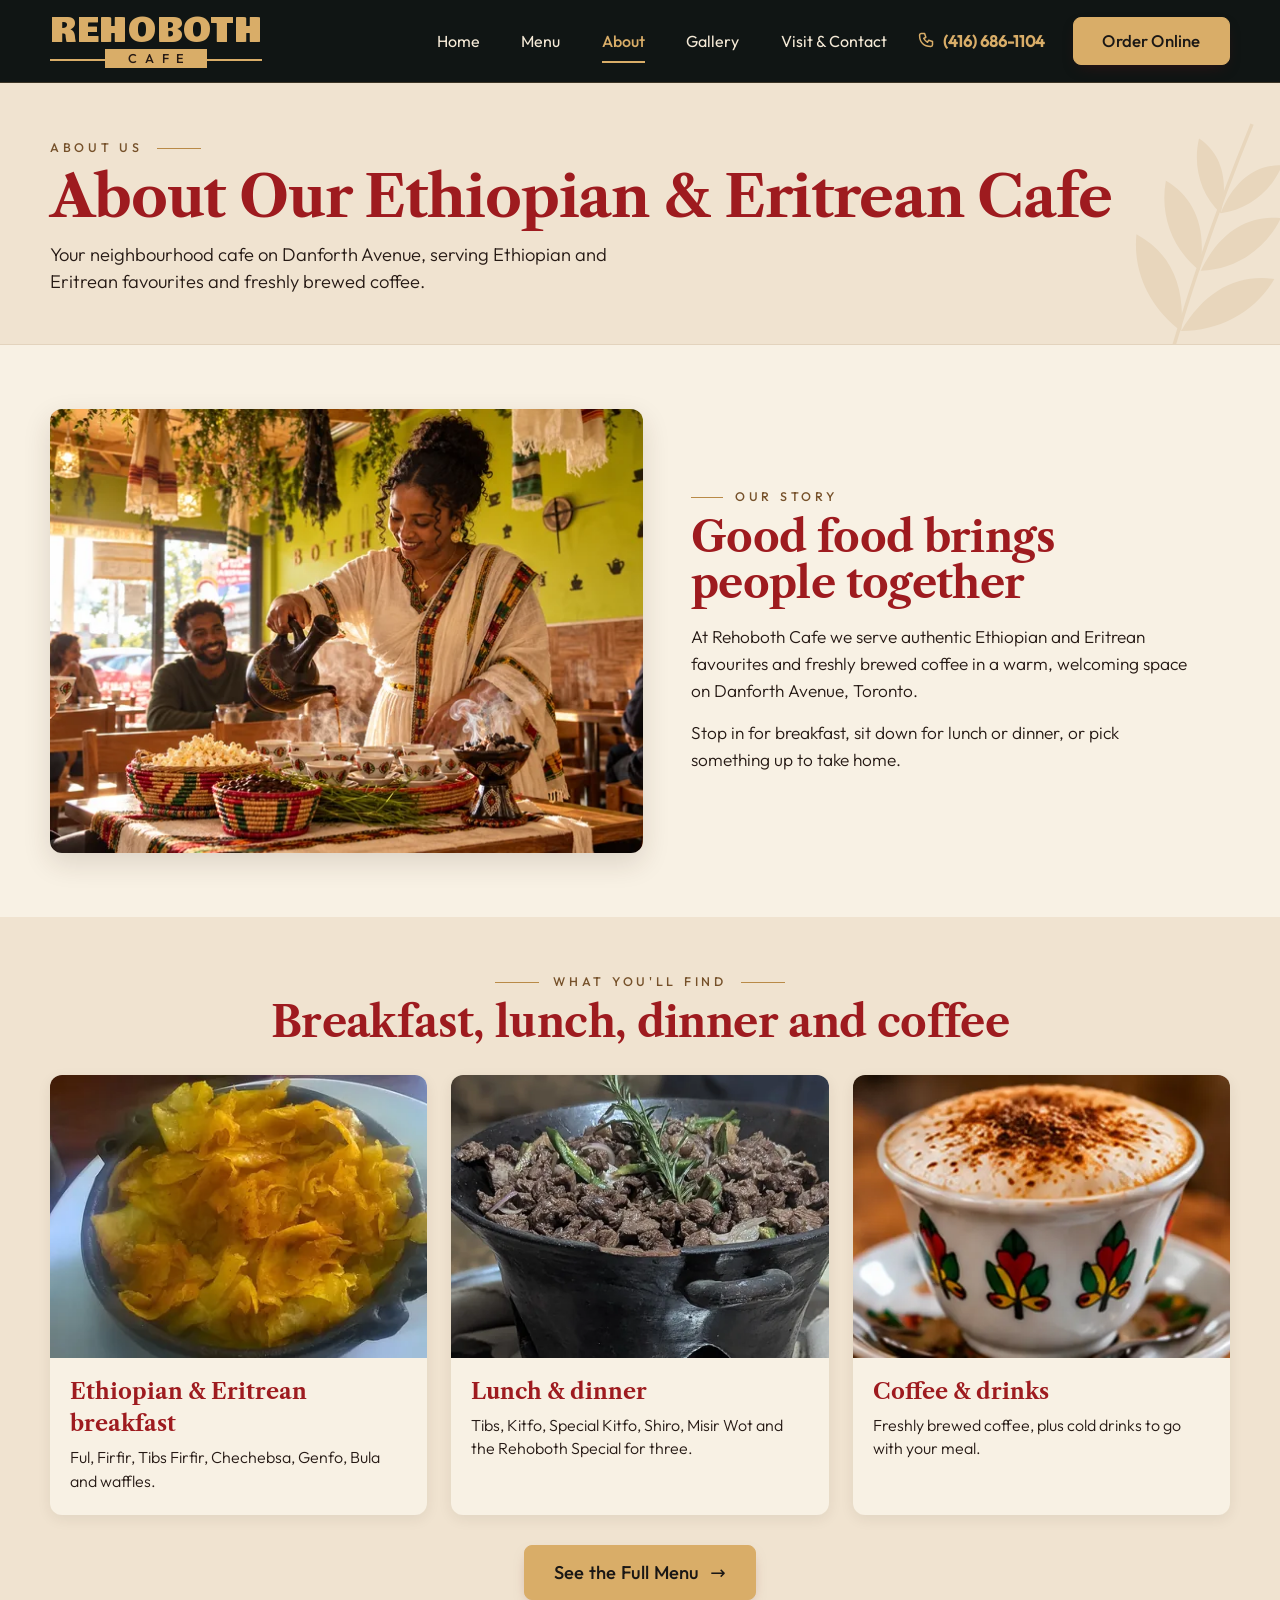
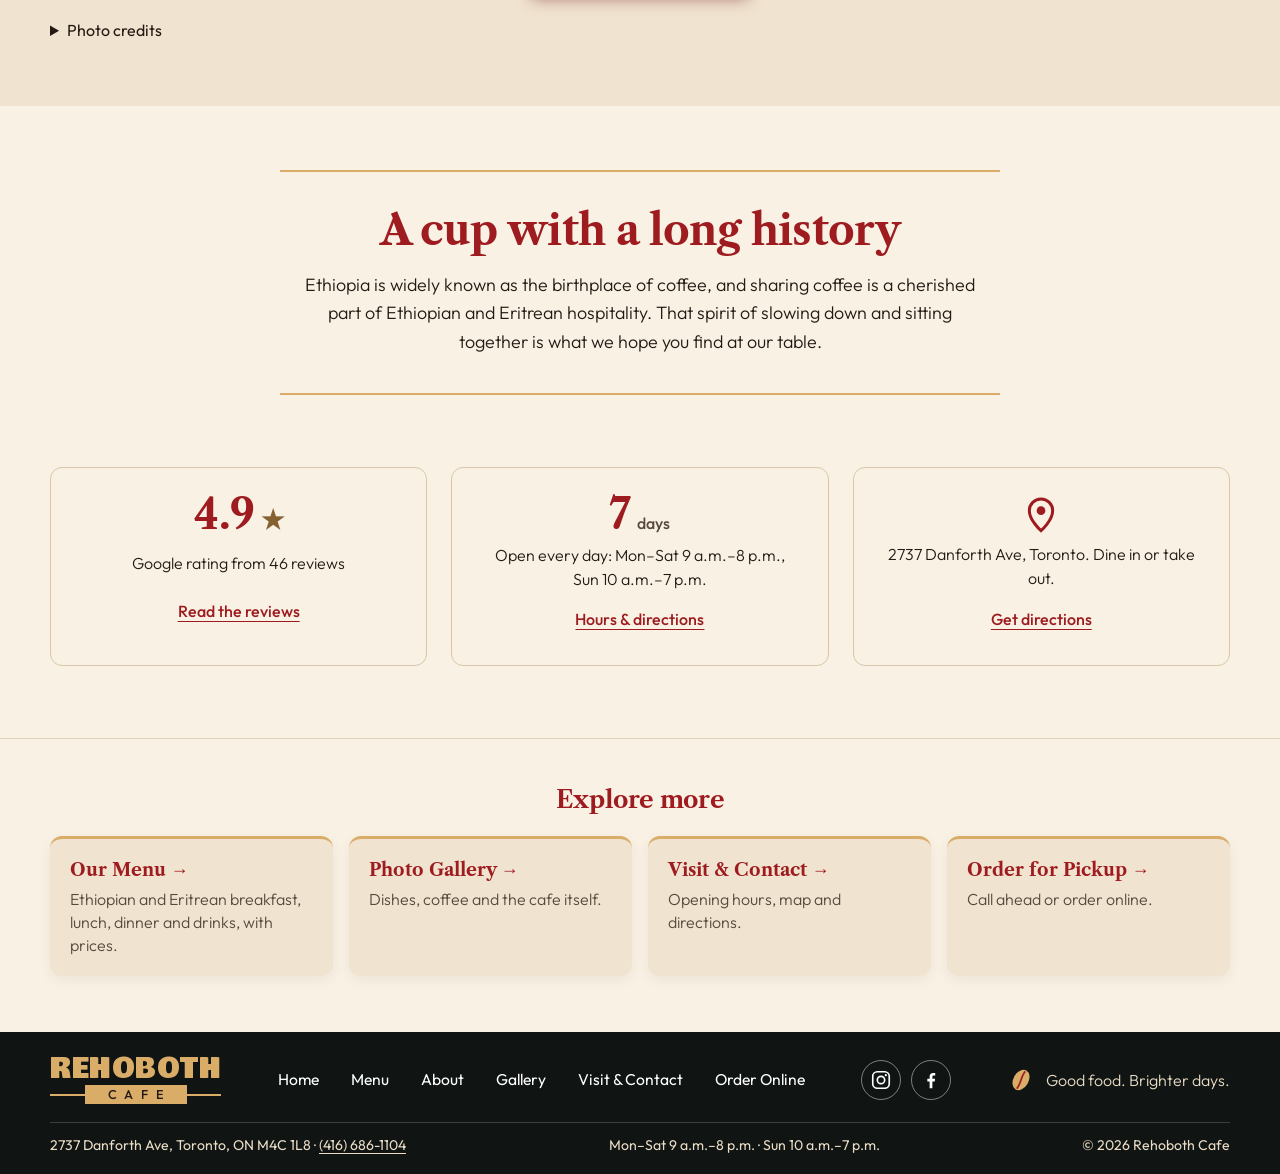
<file: about.html>
<!doctype html>
<html lang="en-CA">
<head>
<meta charset="utf-8">
<meta name="viewport" content="width=device-width, initial-scale=1">
<title>About Rehoboth Cafe | Ethiopian &amp; Eritrean Cafe, Toronto</title>
<meta name="description" content="Rehoboth Cafe is a neighbourhood Ethiopian and Eritrean cafe and restaurant at 2737 Danforth Ave, Toronto, serving breakfast, lunch, dinner and freshly brewed coffee.">
<meta name="theme-color" content="#101514">

<!-- PRODUCTION URLS: custom domain https://rehobothcafe.com/ -->
<link rel="canonical" href="https://rehobothcafe.com/about">
<meta property="og:type" content="website">
<meta property="og:locale" content="en_CA">
<meta property="og:site_name" content="Rehoboth Cafe">
<meta property="og:title" content="About Rehoboth Cafe | Ethiopian &amp; Eritrean Cafe, Toronto">
<meta property="og:description" content="A neighbourhood Ethiopian and Eritrean cafe on Danforth Avenue, Toronto.">
<meta property="og:url" content="https://rehobothcafe.com/about">
<meta property="og:image" content="https://rehobothcafe.com/img/rehoboth-cafe-storefront.jpg">
<meta name="twitter:card" content="summary_large_image">

<link rel="icon" href="/favicon.ico" sizes="48x48">
<link rel="icon" href="/favicon.svg" type="image/svg+xml">
<link rel="apple-touch-icon" href="/apple-touch-icon.png">
<link rel="stylesheet" href="styles.css">
<!-- Breadcrumb for Google search results -->
<script type="application/ld+json">
{
  "@context": "https://schema.org",
  "@type": "BreadcrumbList",
  "itemListElement": [
    {
      "@type": "ListItem",
      "position": 1,
      "name": "Home",
      "item": "https://rehobothcafe.com/"
    },
    {
      "@type": "ListItem",
      "position": 2,
      "name": "About",
      "item": "https://rehobothcafe.com/about"
    }
  ]
}
</script>
<script src="script.js" defer></script>
</head>
<body>
<svg width="0" height="0" style="position:absolute" aria-hidden="true" focusable="false">
  <symbol id="leaf-sprig" viewBox="0 0 200 260">
    <path d="M100 255 C98 190 96 120 104 10" fill="none" stroke="currentColor" stroke-width="3"/>
    <path d="M101 200 C70 190 45 165 38 132 C70 138 92 160 101 200Z M101 200 C132 190 157 165 164 132 C132 138 110 160 101 200Z"/>
    <path d="M100 145 C72 135 52 110 48 80 C76 86 95 108 100 145Z M101 145 C129 135 149 110 153 80 C125 86 106 108 101 145Z"/>
    <path d="M102 92 C80 82 66 60 64 36 C86 42 100 62 102 92Z M102 92 C124 82 138 60 140 36 C118 42 104 62 102 92Z"/>
  </symbol>
</svg>
<a class="skip-link" href="#main">Skip to main content</a>

<header class="site-header">
  <div class="container nav-wrap">
    <a href="./" class="logo" aria-label="Rehoboth Cafe home">
      <span class="logo-word" aria-hidden="true">REHOBOTH</span>
      <span class="logo-bar" aria-hidden="true"><span>CAFE</span></span>
    </a>
    <button class="nav-toggle" type="button" aria-controls="primary-nav" aria-expanded="false">
      <span class="visually-hidden">Menu</span>
      <span class="bar" aria-hidden="true"></span><span class="bar" aria-hidden="true"></span><span class="bar" aria-hidden="true"></span>
    </button>
    <nav class="main-nav" id="primary-nav" aria-label="Primary">
      <a href="./">Home</a>
      <a href="menu">Menu</a>
      <a href="about" aria-current="page">About</a>
      <a href="gallery">Gallery</a>
      <a href="visit">Visit &amp; Contact</a>
      <a href="order" class="nav-order-link">Order Online</a>
    </nav>
    <a href="tel:+14166861104" class="nav-phone" aria-label="Call Rehoboth Cafe at (416) 686-1104">
      <svg viewBox="0 0 24 24" width="20" height="20" aria-hidden="true" focusable="false"><path d="M7.5 3h4l1.5 4.5-2.5 1.5a12 12 0 0 0 4.5 4.5l1.5-2.5 4.5 1.5v4a2 2 0 0 1-2 2C10.5 18.5 5.5 13.5 5.5 5a2 2 0 0 1 2-2Z" fill="none" stroke="currentColor" stroke-width="1.8" stroke-linejoin="round"/></svg>
      <span class="nav-phone-number">(416) 686-1104</span>
    </a>
    <a href="order" class="btn btn-solid nav-cta">Order Online</a>
  </div>
</header>

<main id="main">
  <section class="page-hero">
    <svg class="leaf leaf-hero" aria-hidden="true" focusable="false"><use href="#leaf-sprig"/></svg>
    <div class="container">
      <p class="eyebrow eyebrow-ornate">About us</p>
      <h1>About Our Ethiopian &amp; Eritrean Cafe</h1>
      <p class="page-hero-text">Your neighbourhood cafe on Danforth Avenue, serving Ethiopian and Eritrean favourites and freshly brewed coffee.</p>
    </div>
  </section>

  <section class="about-intro">
    <div class="container split">
      <picture class="split-img reveal">
        <source type="image/webp" srcset="img/rehoboth-about-coffee-service-800.webp 800w, img/rehoboth-about-coffee-service-1536.webp 1536w" sizes="(max-width: 680px) calc(100vw - 32px), 55vw"><img src="img/rehoboth-about-coffee-service-1536.jpg"
             srcset="img/rehoboth-about-coffee-service-800.jpg 800w, img/rehoboth-about-coffee-service-1536.jpg 1536w"
             sizes="(max-width: 680px) calc(100vw - 32px), 55vw" width="1536" height="864" loading="lazy" decoding="async"
             alt="Woman pouring Ethiopian coffee for guests in a warmly lit cafe">
      </picture>
      <div class="split-text reveal">
        <p class="eyebrow eyebrow-line">Our story</p>
        <h2>Good food brings people together</h2>
        <p>At Rehoboth Cafe we serve authentic Ethiopian and Eritrean favourites and freshly brewed coffee in a warm, welcoming space on Danforth Avenue, Toronto.</p>
        <p>Stop in for breakfast, sit down for lunch or dinner, or pick something up to take home.</p>
        <!-- EDIT: add the owner's own story here (who started Rehoboth Cafe, when, and why). Not added yet so nothing is invented. -->
      </div>
    </div>
  </section>

  <section class="offer">
    <div class="container">
      <p class="eyebrow eyebrow-ornate center reveal">What you'll find</p>
      <h2 class="center reveal">Breakfast, lunch, dinner and coffee</h2>
      <ul class="offer-grid reveal">
        <li class="offer-card">
          <picture class="webp-fallback"><source type="image/webp" srcset="img/chechebsa-400.webp"><img src="img/chechebsa-400.jpg" width="400" height="300" loading="lazy" decoding="async" alt="Chechebsa: crisp pieces of flatbread tossed in spiced butter"></picture>
          <h3>Ethiopian &amp; Eritrean breakfast</h3>
          <p>Ful, Firfir, Tibs Firfir, Chechebsa, Genfo, Bula and waffles.</p>
        </li>
        <li class="offer-card">
          <picture class="webp-fallback"><source type="image/webp" srcset="img/slide-tibs-640.webp"><img src="img/slide-tibs-640.jpg" width="640" height="360" loading="lazy" decoding="async" alt="Tibs: sauteed meat with green peppers and rosemary in a clay pot"></picture>
          <h3>Lunch &amp; dinner</h3>
          <p>Tibs, Kitfo, Special Kitfo, Shiro, Misir Wot and the Rehoboth Special for three.</p>
        </li>
        <li class="offer-card">
          <picture>
            <source srcset="img/cappuccino-ethiopian-cup.webp" type="image/webp">
            <img src="img/cappuccino-ethiopian-cup.jpg" width="606" height="370" loading="lazy" decoding="async" alt="Cappuccino dusted with cocoa in a traditional Ethiopian cup">
          </picture>
          <h3>Coffee &amp; drinks</h3>
          <p>Freshly brewed coffee, plus cold drinks to go with your meal.</p>
        </li>
      </ul>
      <p class="center offer-more reveal"><a href="menu" class="btn btn-solid btn-lg">See the Full Menu <span class="arrow" aria-hidden="true">&rarr;</span></a></p>
      <details class="photo-credits" id="photo-credits">
        <summary>Photo credits</summary>
        <ul>
          <li>Chechebsa: &ldquo;Chipchipsa Ethiopian dish 2014&rdquo; by Neftalem, <a href="https://commons.wikimedia.org/wiki/File:Chipchipsa_Ethiopian_dish_2014.jpg" target="_blank" rel="noopener">Wikimedia Commons</a>, <a href="https://creativecommons.org/licenses/by-sa/4.0/" target="_blank" rel="noopener">CC BY-SA 4.0</a>. Cropped.</li>
          <li>Tibs: &ldquo;Siga Tibs&rdquo; by Khajitdadddy, <a href="https://commons.wikimedia.org/wiki/File:Siga_Tibs.jpg" target="_blank" rel="noopener">Wikimedia Commons</a>, <a href="https://creativecommons.org/licenses/by-sa/4.0/" target="_blank" rel="noopener">CC BY-SA 4.0</a>. Cropped.</li>
          <li>Coffee service, cappuccino and storefront: images supplied for this website.</li>
        </ul>
      </details>
    </div>
  </section>

  <section class="coffee-note">
    <div class="container coffee-note-inner reveal">
      <h2>A cup with a long history</h2>
      <p>Ethiopia is widely known as the birthplace of coffee, and sharing coffee is a cherished part of Ethiopian and Eritrean hospitality. That spirit of slowing down and sitting together is what we hope you find at our table.</p>
    </div>
  </section>

  <section class="about-facts">
    <div class="container facts-grid">
      <div class="fact reveal">
        <span class="fact-big">4.9<span aria-hidden="true">&#9733;</span></span>
        <p>Google rating from 46 reviews<!-- checked 16 Oct 2026; update or remove if it changes --></p>
        <a class="text-link" href="https://www.google.com/maps/search/?api=1&amp;query=Rehoboth+Cafe+2737+Danforth+Ave+Toronto+ON" target="_blank" rel="noopener">Read the reviews<span class="visually-hidden"> (opens in a new tab)</span></a>
      </div>
      <div class="fact reveal">
        <span class="fact-big">7<span class="fact-unit">days</span></span>
        <p>Open every day: Mon&ndash;Sat 9 a.m.&ndash;8 p.m., Sun 10 a.m.&ndash;7 p.m.</p>
        <a class="text-link" href="visit">Hours &amp; directions</a>
      </div>
      <div class="fact reveal">
        <span class="fact-big fact-icon" aria-hidden="true">
          <svg viewBox="0 0 24 24" width="40" height="40"><path d="M12 22s7-6.2 7-12a7 7 0 1 0-14 0c0 5.8 7 12 7 12Z" fill="none" stroke="currentColor" stroke-width="1.8"/><circle cx="12" cy="10" r="2.6" fill="currentColor"/></svg>
        </span>
        <p>2737 Danforth Ave, Toronto. Dine in or take out.</p>
        <a class="text-link" href="https://www.google.com/maps/dir/?api=1&amp;destination=Rehoboth+Cafe%2C+2737+Danforth+Ave%2C+Toronto%2C+ON+M4C+1L8" target="_blank" rel="noopener">Get directions<span class="visually-hidden"> (opens in a new tab)</span></a>
      </div>
    </div>
  </section>
  <nav class="explore" aria-labelledby="explore-title">
    <div class="container">
      <h2 class="explore-title" id="explore-title">Explore more</h2>
      <ul class="explore-list">
        <li><a class="explore-card" href="menu"><span class="explore-name">Our Menu <span class="arrow" aria-hidden="true">&rarr;</span></span><span class="explore-desc">Ethiopian and Eritrean breakfast, lunch, dinner and drinks, with prices.</span></a></li>
        <li><a class="explore-card" href="gallery"><span class="explore-name">Photo Gallery <span class="arrow" aria-hidden="true">&rarr;</span></span><span class="explore-desc">Dishes, coffee and the cafe itself.</span></a></li>
        <li><a class="explore-card" href="visit"><span class="explore-name">Visit &amp; Contact <span class="arrow" aria-hidden="true">&rarr;</span></span><span class="explore-desc">Opening hours, map and directions.</span></a></li>
        <li><a class="explore-card" href="order"><span class="explore-name">Order for Pickup <span class="arrow" aria-hidden="true">&rarr;</span></span><span class="explore-desc">Call ahead or order online.</span></a></li>
      </ul>
    </div>
  </nav>
</main>

<footer class="site-footer">
  <div class="container footer-wrap">
    <a href="./" class="logo logo-light" aria-label="Rehoboth Cafe home">
      <span class="logo-word" aria-hidden="true">REHOBOTH</span>
      <span class="logo-bar" aria-hidden="true"><span>CAFE</span></span>
    </a>
    <nav class="footer-nav" aria-label="Footer">
      <a href="./">Home</a>
      <a href="menu">Menu</a>
      <a href="about">About</a>
      <a href="gallery">Gallery</a>
      <a href="visit">Visit &amp; Contact</a>
      <a href="order">Order Online</a>
    </nav>
    <div class="footer-social">
      <a href="https://www.instagram.com/rehobothcafetoronto/" target="_blank" rel="noopener" aria-label="Rehoboth Cafe on Instagram (opens in a new tab)">
        <svg viewBox="0 0 24 24" width="22" height="22" aria-hidden="true" focusable="false"><rect x="3" y="3" width="18" height="18" rx="5" fill="none" stroke="currentColor" stroke-width="1.8"/><circle cx="12" cy="12" r="4" fill="none" stroke="currentColor" stroke-width="1.8"/><circle cx="17.3" cy="6.7" r="1.2" fill="currentColor"/></svg>
      </a>
      <a href="https://www.facebook.com/rehobothcafetoronto" target="_blank" rel="noopener" aria-label="Rehoboth Cafe on Facebook (opens in a new tab)">
        <svg viewBox="0 0 24 24" width="22" height="22" aria-hidden="true" focusable="false"><path d="M13.5 21v-7.5h2.6l.4-3h-3V8.6c0-.9.3-1.5 1.5-1.5h1.6V4.4c-.3 0-1.2-.1-2.3-.1-2.3 0-3.8 1.4-3.8 3.9v2.3H8v3h2.5V21h3Z" fill="currentColor"/></svg>
      </a>
    </div>
    <p class="tagline">
      <svg viewBox="0 0 24 24" width="26" height="26" aria-hidden="true" focusable="false"><ellipse cx="12" cy="12" rx="7" ry="10" transform="rotate(30 12 12)" style="fill: var(--bean)"/><path d="M8 20c4-4 4-12 8-16" style="stroke: var(--red)" stroke-width="1.6" fill="none"/></svg>
      Good food. Brighter days.
    </p>
  </div>
  <div class="container footer-base">
    <address>2737 Danforth Ave, Toronto, ON M4C 1L8 &middot; <a href="tel:+14166861104">(416) 686-1104</a></address>
    <p>Mon&ndash;Sat 9 a.m.&ndash;8 p.m. &middot; Sun 10 a.m.&ndash;7 p.m.</p>
    <p>&copy; <span id="year">2026</span> Rehoboth Cafe</p>
  </div>
</footer>
</body>
</html>
</file>
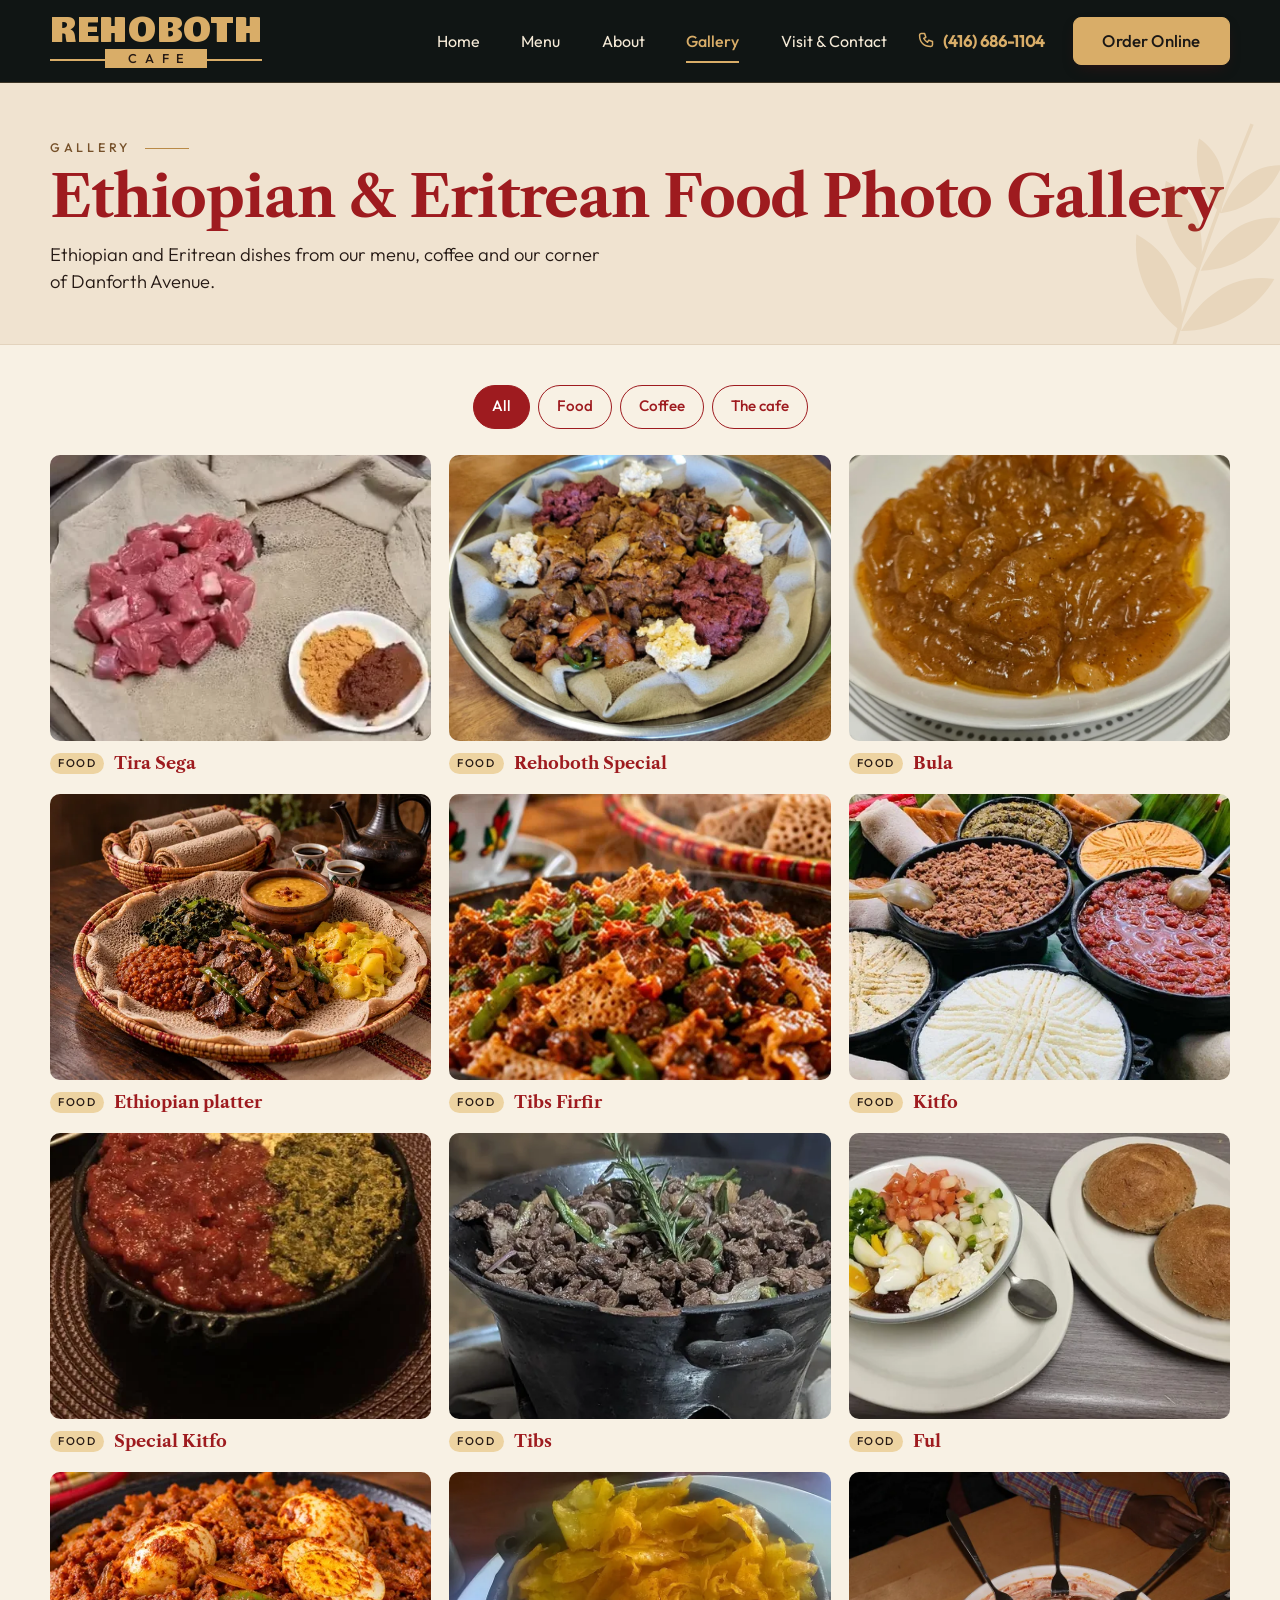
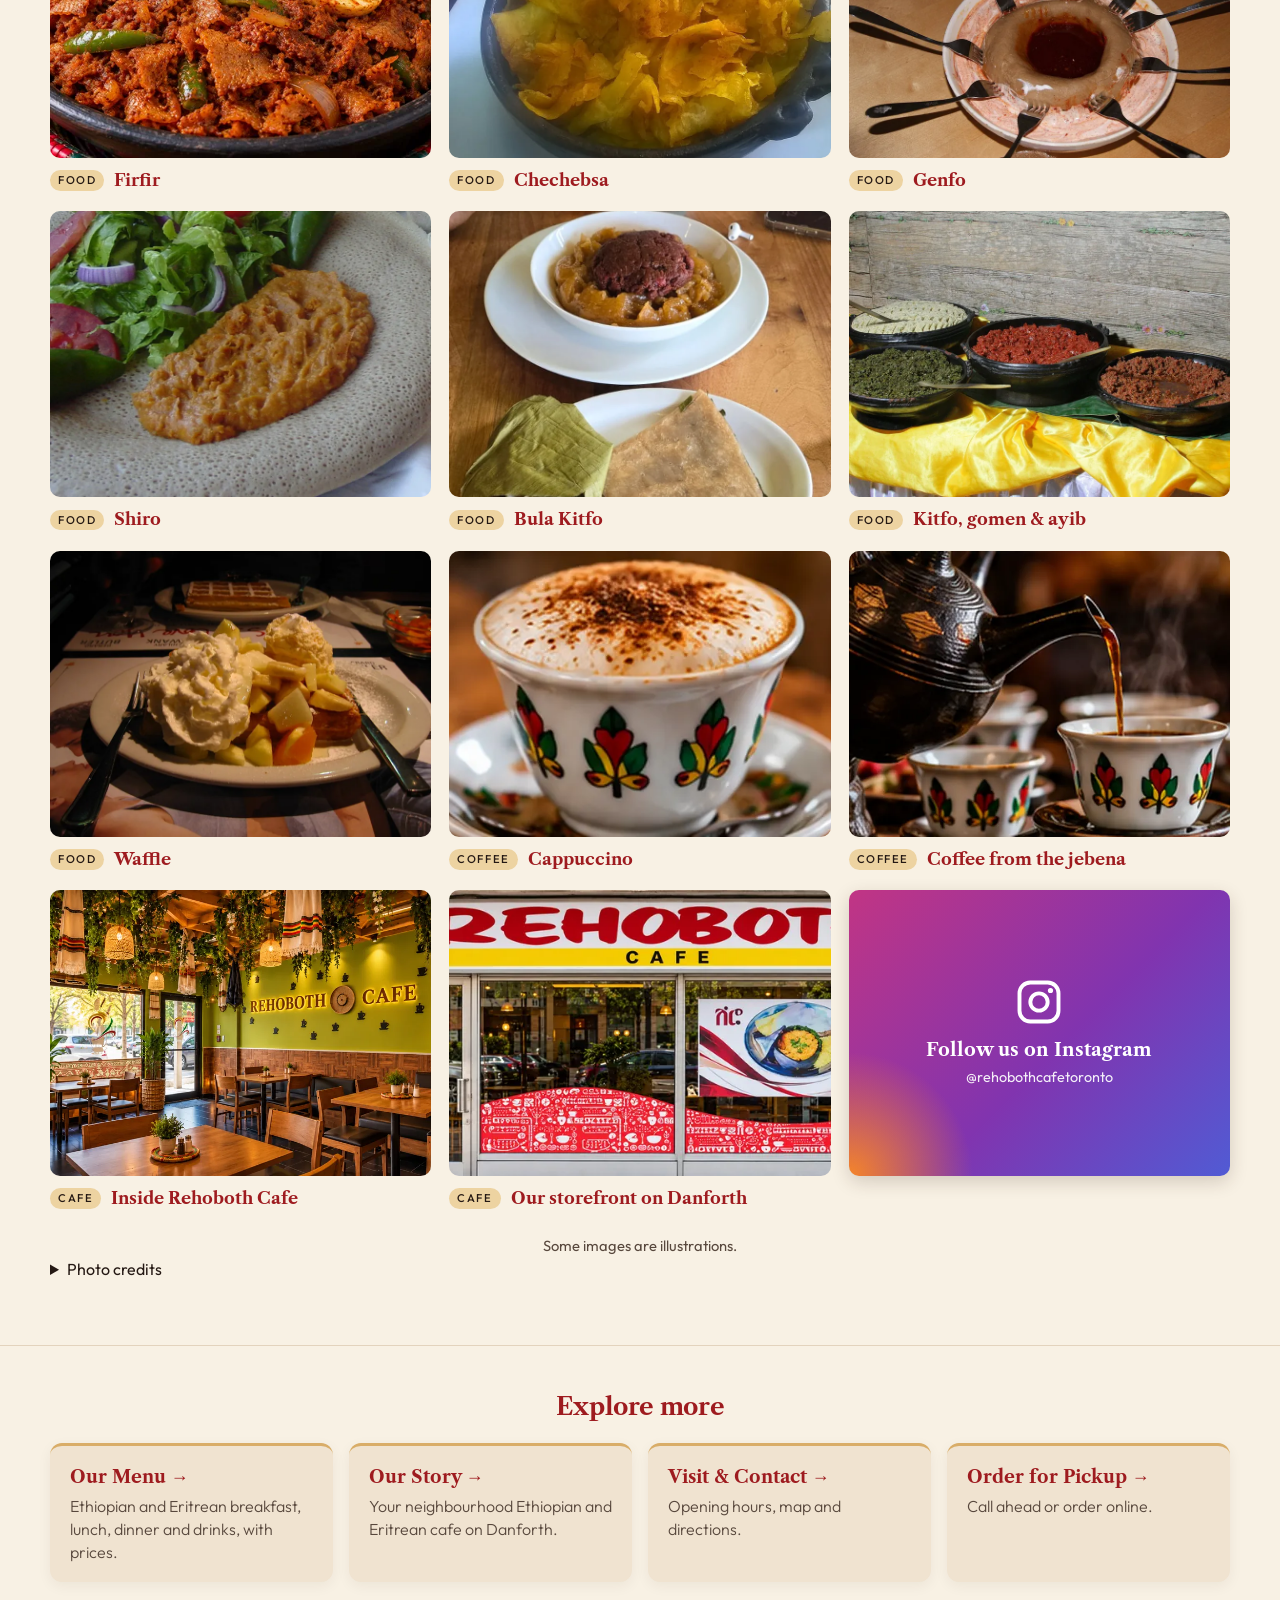
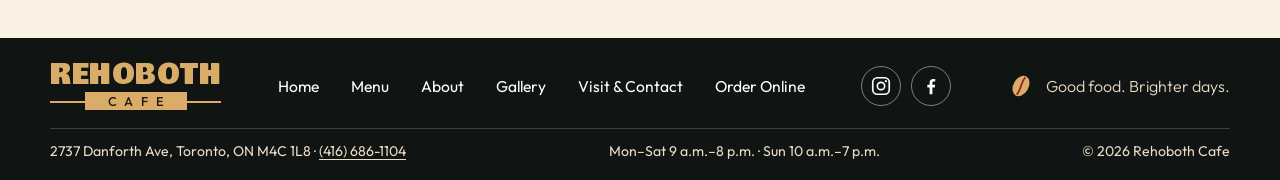
<file: gallery.html>
<!doctype html>
<html lang="en-CA">
<head>
<meta charset="utf-8">
<meta name="viewport" content="width=device-width, initial-scale=1">
<title>Ethiopian &amp; Eritrean Food Photos | Rehoboth Cafe</title>
<meta name="description" content="Photos of Ethiopian and Eritrean dishes from the Rehoboth Cafe menu, including Firfir, Ful, Kitfo and Tibs, plus coffee and the cafe at 2737 Danforth Ave, Toronto.">
<meta name="theme-color" content="#101514">

<!-- PRODUCTION URLS: custom domain https://rehobothcafe.com/ -->
<link rel="canonical" href="https://rehobothcafe.com/gallery">
<meta property="og:type" content="website">
<meta property="og:locale" content="en_CA">
<meta property="og:site_name" content="Rehoboth Cafe">
<meta property="og:title" content="Ethiopian &amp; Eritrean Food Photos | Rehoboth Cafe">
<meta property="og:description" content="Ethiopian and Eritrean dishes, coffee and Rehoboth Cafe on Danforth Avenue.">
<meta property="og:url" content="https://rehobothcafe.com/gallery">
<meta property="og:image" content="https://rehobothcafe.com/img/rehoboth-cafe-storefront.jpg">
<meta name="twitter:card" content="summary_large_image">

<link rel="icon" href="/favicon.ico" sizes="48x48">
<link rel="icon" href="/favicon.svg" type="image/svg+xml">
<link rel="apple-touch-icon" href="/apple-touch-icon.png">
<link rel="stylesheet" href="styles.css?v=20261027-photos">
<!-- Breadcrumb for Google search results -->
<script type="application/ld+json">
{
  "@context": "https://schema.org",
  "@type": "BreadcrumbList",
  "itemListElement": [
    {
      "@type": "ListItem",
      "position": 1,
      "name": "Home",
      "item": "https://rehobothcafe.com/"
    },
    {
      "@type": "ListItem",
      "position": 2,
      "name": "Gallery",
      "item": "https://rehobothcafe.com/gallery"
    }
  ]
}
</script>
<script src="script.js" defer></script>
</head>
<body>
<svg width="0" height="0" style="position:absolute" aria-hidden="true" focusable="false">
  <symbol id="leaf-sprig" viewBox="0 0 200 260">
    <path d="M100 255 C98 190 96 120 104 10" fill="none" stroke="currentColor" stroke-width="3"/>
    <path d="M101 200 C70 190 45 165 38 132 C70 138 92 160 101 200Z M101 200 C132 190 157 165 164 132 C132 138 110 160 101 200Z"/>
    <path d="M100 145 C72 135 52 110 48 80 C76 86 95 108 100 145Z M101 145 C129 135 149 110 153 80 C125 86 106 108 101 145Z"/>
    <path d="M102 92 C80 82 66 60 64 36 C86 42 100 62 102 92Z M102 92 C124 82 138 60 140 36 C118 42 104 62 102 92Z"/>
  </symbol>
</svg>
<a class="skip-link" href="#main">Skip to main content</a>

<header class="site-header">
  <div class="container nav-wrap">
    <a href="./" class="logo" aria-label="Rehoboth Cafe home">
      <span class="logo-word" aria-hidden="true">REHOBOTH</span>
      <span class="logo-bar" aria-hidden="true"><span>CAFE</span></span>
    </a>
    <button class="nav-toggle" type="button" aria-controls="primary-nav" aria-expanded="false">
      <span class="visually-hidden">Menu</span>
      <span class="bar" aria-hidden="true"></span><span class="bar" aria-hidden="true"></span><span class="bar" aria-hidden="true"></span>
    </button>
    <nav class="main-nav" id="primary-nav" aria-label="Primary">
      <a href="./">Home</a>
      <a href="menu">Menu</a>
      <a href="about">About</a>
      <a href="gallery" aria-current="page">Gallery</a>
      <a href="visit">Visit &amp; Contact</a>
      <a href="order" class="nav-order-link">Order Online</a>
    </nav>
    <a href="tel:+14166861104" class="nav-phone" aria-label="Call Rehoboth Cafe at (416) 686-1104">
      <svg viewBox="0 0 24 24" width="20" height="20" aria-hidden="true" focusable="false"><path d="M7.5 3h4l1.5 4.5-2.5 1.5a12 12 0 0 0 4.5 4.5l1.5-2.5 4.5 1.5v4a2 2 0 0 1-2 2C10.5 18.5 5.5 13.5 5.5 5a2 2 0 0 1 2-2Z" fill="none" stroke="currentColor" stroke-width="1.8" stroke-linejoin="round"/></svg>
      <span class="nav-phone-number">(416) 686-1104</span>
    </a>
    <a href="order" class="btn btn-solid nav-cta">Order Online</a>
  </div>
</header>

<main id="main">
  <section class="page-hero">
    <svg class="leaf leaf-hero" aria-hidden="true" focusable="false"><use href="#leaf-sprig"/></svg>
    <div class="container">
      <p class="eyebrow eyebrow-ornate">Gallery</p>
      <h1>Ethiopian &amp; Eritrean Food Photo Gallery</h1>
      <p class="page-hero-text">Ethiopian and Eritrean dishes from our menu, coffee and our corner of Danforth Avenue.</p>
    </div>
  </section>

  <section class="gallery">
    <div class="container">
      <div class="g-filters" role="group" aria-label="Filter photos">
        <button type="button" class="filter-btn" data-g="all" aria-pressed="true">All</button>
        <button type="button" class="filter-btn" data-g="food" aria-pressed="false">Food</button>
        <button type="button" class="filter-btn" data-g="coffee" aria-pressed="false">Coffee</button>
        <button type="button" class="filter-btn" data-g="cafe" aria-pressed="false">The cafe</button>
      </div>
      <!-- PREVIEW: illustration and placeholder photos. Replace with Rehoboth Cafe's own photos (food, interior, storefront) before launch. -->
      <ul class="g-grid">
        <li class="g-item" data-cat="food">
          <a class="g-open" href="img/tira-sega-cafe.jpg" aria-label="View larger: Tira Sega"><picture><source type="image/webp" srcset="img/tira-sega-cafe.webp"><img src="img/tira-sega-cafe.jpg" width="432" height="578" alt="Tira Sega: raw beef pieces on injera with mitmita and awaze" loading="lazy" decoding="async"></picture></a>
          <p class="g-cap"><span class="g-tag">Food</span><span class="g-name">Tira Sega</span></p>
        </li>

        <li class="g-item" data-cat="food">
          <a class="g-open" href="img/rehoboth-special-cafe-800.jpg" aria-label="View larger: Rehoboth Special">
            <picture class="webp-fallback"><source type="image/webp" srcset="img/rehoboth-special-cafe-400.webp 400w, img/rehoboth-special-cafe-800.webp 800w" sizes="(max-width: 680px) 100vw, 33vw"><img src="img/rehoboth-special-cafe-800.jpg" srcset="img/rehoboth-special-cafe-400.jpg 400w, img/rehoboth-special-cafe-800.jpg 800w" sizes="(max-width: 680px) 100vw, 33vw" width="800" height="600" alt="Rehoboth Special with tibs, firfir, kitfo and ayib on injera" loading="lazy" decoding="async" data-full="img/rehoboth-special-cafe-800.webp"></picture>
          </a>
          <p class="g-cap"><span class="g-tag">Food</span><span class="g-name">Rehoboth Special</span></p>
        </li>
        <li class="g-item" data-cat="food">
          <a class="g-open" href="img/bula-cafe-800.jpg" aria-label="View larger: Bula">
            <picture class="webp-fallback"><source type="image/webp" srcset="img/bula-cafe-400.webp 400w, img/bula-cafe-800.webp 800w" sizes="(max-width: 680px) 100vw, 33vw"><img src="img/bula-cafe-800.jpg" srcset="img/bula-cafe-400.jpg 400w, img/bula-cafe-800.jpg 800w" sizes="(max-width: 680px) 100vw, 33vw" width="800" height="600" alt="Bula with spiced butter in a white bowl" loading="lazy" decoding="async" data-full="img/bula-cafe-800.webp"></picture>
          </a>
          <p class="g-cap"><span class="g-tag">Food</span><span class="g-name">Bula</span></p>
        </li>

        <li class="g-item" data-cat="food">
          <a class="g-open" href="img/ethiopian-platter-injera.jpg" aria-label="View larger: Ethiopian platter">
            <picture class="webp-fallback"><source type="image/webp" srcset="img/ethiopian-platter-injera-800.webp 800w, img/ethiopian-platter-injera.webp 1400w" sizes="(max-width: 680px) 50vw, 33vw"><img class="g-platter" src="img/ethiopian-platter-injera-800.jpg" srcset="img/ethiopian-platter-injera-800.jpg 800w, img/ethiopian-platter-injera.jpg 1400w" sizes="(max-width: 680px) 50vw, 33vw" width="1400" height="787" alt="Injera platter with beef tibs, lentils, greens and vegetables" loading="lazy" decoding="async" data-full="img/ethiopian-platter-injera.webp"></picture>
          </a>
          <p class="g-cap"><span class="g-tag">Food</span><span class="g-name">Ethiopian platter</span></p>
        </li>
        <li class="g-item" data-cat="food">
          <a class="g-open" href="img/slide-tibs-firfir-1200.jpg" aria-label="View larger: Tibs Firfir">
            <picture class="webp-fallback"><source type="image/webp" srcset="img/slide-tibs-firfir-640.webp 640w, img/slide-tibs-firfir-1200.webp 1200w" sizes="(max-width: 680px) 50vw, 33vw"><img src="img/slide-tibs-firfir-640.jpg" srcset="img/slide-tibs-firfir-640.jpg 640w, img/slide-tibs-firfir-1200.jpg 1200w" sizes="(max-width: 680px) 50vw, 33vw" width="1200" height="675" alt="Tibs Firfir with torn injera, green peppers and herbs" loading="lazy" decoding="async" data-full="img/slide-tibs-firfir-1200.webp"></picture>
          </a>
          <p class="g-cap"><span class="g-tag">Food</span><span class="g-name">Tibs Firfir</span></p>
        </li>
        <li class="g-item" data-cat="food">
          <a class="g-open" href="img/kitfo-ayib-platter-1200.jpg" aria-label="View larger: Kitfo">
            <picture class="webp-fallback"><source type="image/webp" srcset="img/kitfo-ayib-platter-640.webp 640w, img/kitfo-ayib-platter-1200.webp 1200w" sizes="(max-width: 680px) 50vw, 33vw"><img src="img/kitfo-ayib-platter-640.jpg" srcset="img/kitfo-ayib-platter-640.jpg 640w, img/kitfo-ayib-platter-1200.jpg 1200w" sizes="(max-width: 680px) 50vw, 33vw" width="1200" height="675" alt="Kitfo and accompaniments in clay bowls with ayib and injera" loading="lazy" decoding="async" data-full="img/kitfo-ayib-platter-1200.webp"></picture>
          </a>
          <p class="g-cap"><span class="g-tag">Food</span><span class="g-name">Kitfo</span></p>
        </li>
        <li class="g-item" data-cat="food">
          <a class="g-open" href="img/slide-special-kitfo-1200.jpg" aria-label="View larger: Special Kitfo">
            <picture class="webp-fallback"><source type="image/webp" srcset="img/slide-special-kitfo-640.webp 640w, img/slide-special-kitfo-1200.webp 1200w" sizes="(max-width: 680px) 50vw, 33vw"><img src="img/slide-special-kitfo-640.jpg" srcset="img/slide-special-kitfo-640.jpg 640w, img/slide-special-kitfo-1200.jpg 1200w" sizes="(max-width: 680px) 50vw, 33vw" width="1200" height="675" alt="Special Kitfo with ayib and gomen in a black clay bowl" loading="lazy" decoding="async" data-full="img/slide-special-kitfo-1200.webp"></picture>
          </a>
          <p class="g-cap"><span class="g-tag">Food</span><span class="g-name">Special Kitfo</span></p>
        </li>
        <li class="g-item" data-cat="food">
          <a class="g-open" href="img/slide-tibs-1200.jpg" aria-label="View larger: Tibs">
            <picture class="webp-fallback"><source type="image/webp" srcset="img/slide-tibs-640.webp 640w, img/slide-tibs-1200.webp 1200w" sizes="(max-width: 680px) 50vw, 33vw"><img src="img/slide-tibs-640.jpg" srcset="img/slide-tibs-640.jpg 640w, img/slide-tibs-1200.jpg 1200w" sizes="(max-width: 680px) 50vw, 33vw" width="1200" height="675" alt="Tibs: sauteed meat with green peppers and rosemary in a clay pot" loading="lazy" decoding="async" data-full="img/slide-tibs-1200.webp"></picture>
          </a>
          <p class="g-cap"><span class="g-tag">Food</span><span class="g-name">Tibs</span></p>
        </li>
        <li class="g-item" data-cat="food">
          <a class="g-open" href="img/ful-cafe-768.jpg" aria-label="View larger: Ful">
            <picture class="webp-fallback"><source type="image/webp" srcset="img/ful-cafe-640.webp 640w, img/ful-cafe-768.webp 768w" sizes="(max-width: 680px) 50vw, 33vw"><img src="img/ful-cafe-640.jpg" srcset="img/ful-cafe-640.jpg 640w, img/ful-cafe-768.jpg 768w" sizes="(max-width: 680px) 50vw, 33vw" width="768" height="432" alt="Ful at Rehoboth Cafe with tomato, onion, green pepper, boiled egg and ayib, served with bread rolls" loading="lazy" decoding="async" data-full="img/ful-cafe-768.webp"></picture>
          </a>
          <p class="g-cap"><span class="g-tag">Food</span><span class="g-name">Ful</span></p>
        </li>
        <li class="g-item" data-cat="food">
          <a class="g-open" href="img/firfir-rehoboth-1200.jpg" aria-label="View larger: Firfir">
            <picture class="webp-fallback"><source type="image/webp" srcset="img/firfir-rehoboth-640.webp 640w, img/firfir-rehoboth-1200.webp 1200w" sizes="(max-width: 680px) 50vw, 33vw"><img src="img/firfir-rehoboth-640.jpg" srcset="img/firfir-rehoboth-640.jpg 640w, img/firfir-rehoboth-1200.jpg 1200w" sizes="(max-width: 680px) 50vw, 33vw" width="1200" height="675" alt="Firfir: shredded injera in berbere sauce with boiled eggs and green peppers in a black clay bowl" loading="lazy" decoding="async" data-full="img/firfir-rehoboth-1200.webp"></picture>
          </a>
          <p class="g-cap"><span class="g-tag">Food</span><span class="g-name">Firfir</span></p>
        </li>
        <li class="g-item" data-cat="food">
          <a class="g-open" href="img/chechebsa-800.jpg" aria-label="View larger: Chechebsa">
            <picture class="webp-fallback"><source type="image/webp" srcset="img/chechebsa-400.webp 400w, img/chechebsa-800.webp 800w" sizes="(max-width: 680px) 50vw, 33vw"><img src="img/chechebsa-400.jpg" srcset="img/chechebsa-400.jpg 400w, img/chechebsa-800.jpg 800w" sizes="(max-width: 680px) 50vw, 33vw" width="800" height="600" alt="Chechebsa: crisp pieces of flatbread tossed in spiced butter" loading="lazy" decoding="async" data-full="img/chechebsa-800.webp"></picture>
          </a>
          <p class="g-cap"><span class="g-tag">Food</span><span class="g-name">Chechebsa</span></p>
        </li>
        <li class="g-item" data-cat="food">
          <a class="g-open" href="img/genfo-porridge-spoons-800.jpg" aria-label="View larger: Genfo">
            <picture class="webp-fallback"><source type="image/webp" srcset="img/genfo-porridge-spoons-400.webp 400w, img/genfo-porridge-spoons-800.webp 800w" sizes="(max-width: 680px) 50vw, 33vw"><img src="img/genfo-porridge-spoons-400.jpg" srcset="img/genfo-porridge-spoons-400.jpg 400w, img/genfo-porridge-spoons-800.jpg 800w" sizes="(max-width: 680px) 50vw, 33vw" width="800" height="600" alt="Genfo porridge with a well of spiced butter, ringed by spoons" loading="lazy" decoding="async" data-full="img/genfo-porridge-spoons-800.webp"></picture>
          </a>
          <p class="g-cap"><span class="g-tag">Food</span><span class="g-name">Genfo</span></p>
        </li>
        <li class="g-item" data-cat="food">
          <a class="g-open" href="img/shiro-chickpea-stew-injera-800.jpg" aria-label="View larger: Shiro">
            <picture class="webp-fallback"><source type="image/webp" srcset="img/shiro-chickpea-stew-injera-400.webp 400w, img/shiro-chickpea-stew-injera-800.webp 800w" sizes="(max-width: 680px) 50vw, 33vw"><img src="img/shiro-chickpea-stew-injera-400.jpg" srcset="img/shiro-chickpea-stew-injera-400.jpg 400w, img/shiro-chickpea-stew-injera-800.jpg 800w" sizes="(max-width: 680px) 50vw, 33vw" width="800" height="600" alt="Shiro chickpea stew on injera with a fresh salad" loading="lazy" decoding="async" data-full="img/shiro-chickpea-stew-injera-800.webp"></picture>
          </a>
          <p class="g-cap"><span class="g-tag">Food</span><span class="g-name">Shiro</span></p>
        </li>
        <li class="g-item" data-cat="food">
          <a class="g-open" href="img/bula-kitfo-cafe-800.jpg" aria-label="View larger: Bula Kitfo">
            <picture class="webp-fallback"><source type="image/webp" srcset="img/bula-kitfo-cafe-400.webp 400w, img/bula-kitfo-cafe-800.webp 800w" sizes="(max-width: 680px) 50vw, 33vw"><img src="img/bula-kitfo-cafe-400.jpg" srcset="img/bula-kitfo-cafe-400.jpg 400w, img/bula-kitfo-cafe-800.jpg 800w" sizes="(max-width: 680px) 50vw, 33vw" width="800" height="880" style="object-position: center 20%" alt="Bula Kitfo at Rehoboth Cafe: kitfo on bula, with kocho alongside" loading="lazy" decoding="async" data-full="img/bula-kitfo-cafe-800.webp"></picture>
          </a>
          <p class="g-cap"><span class="g-tag">Food</span><span class="g-name">Bula Kitfo</span></p>
        </li>
        <li class="g-item" data-cat="food">
          <a class="g-open" href="img/kitfo-gomen-ayib-spread-800.jpg" aria-label="View larger: Kitfo, gomen &amp; ayib">
            <picture class="webp-fallback"><source type="image/webp" srcset="img/kitfo-gomen-ayib-spread-400.webp 400w, img/kitfo-gomen-ayib-spread-800.webp 800w" sizes="(max-width: 680px) 50vw, 33vw"><img src="img/kitfo-gomen-ayib-spread-400.jpg" srcset="img/kitfo-gomen-ayib-spread-400.jpg 400w, img/kitfo-gomen-ayib-spread-800.jpg 800w" sizes="(max-width: 680px) 50vw, 33vw" width="800" height="600" alt="A spread of kitfo, gomen and ayib in clay bowls" loading="lazy" decoding="async" data-full="img/kitfo-gomen-ayib-spread-800.webp"></picture>
          </a>
          <p class="g-cap"><span class="g-tag">Food</span><span class="g-name">Kitfo, gomen &amp; ayib</span></p>
        </li>
        <li class="g-item" data-cat="food">
          <a class="g-open" href="img/waffle-fruit-cream-800.jpg" aria-label="View larger: Waffle">
            <picture class="webp-fallback"><source type="image/webp" srcset="img/waffle-fruit-cream-400.webp 400w, img/waffle-fruit-cream-800.webp 800w" sizes="(max-width: 680px) 50vw, 33vw"><img src="img/waffle-fruit-cream-400.jpg" srcset="img/waffle-fruit-cream-400.jpg 400w, img/waffle-fruit-cream-800.jpg 800w" sizes="(max-width: 680px) 50vw, 33vw" width="800" height="600" alt="Waffle topped with fresh fruit and cream" loading="lazy" decoding="async" data-full="img/waffle-fruit-cream-800.webp"></picture>
          </a>
          <p class="g-cap"><span class="g-tag">Food</span><span class="g-name">Waffle</span></p>
        </li>
        <li class="g-item" data-cat="coffee">
          <a class="g-open" href="img/cappuccino-ethiopian-cup.jpg" aria-label="View larger: Cappuccino">
            <picture class="webp-fallback"><source type="image/webp" srcset="img/cappuccino-ethiopian-cup.webp"><img src="img/cappuccino-ethiopian-cup.jpg" width="606" height="370" alt="Cappuccino dusted with cocoa in a traditional Ethiopian cup" loading="lazy" decoding="async" data-full="img/cappuccino-ethiopian-cup.webp"></picture>
          </a>
          <p class="g-cap"><span class="g-tag">Coffee</span><span class="g-name">Cappuccino</span></p>
        </li>
        <li class="g-item" data-cat="coffee">
          <a class="g-open" href="img/ethiopian-coffee-jebena-pour.jpg" aria-label="View larger: Coffee from the jebena">
            <picture class="webp-fallback"><source type="image/webp" srcset="img/ethiopian-coffee-jebena-pour.webp"><img src="img/ethiopian-coffee-jebena-pour.jpg" width="1090" height="462" alt="Coffee poured from a clay jebena into small traditional cups" loading="lazy" decoding="async" data-full="img/ethiopian-coffee-jebena-pour.webp"></picture>
          </a>
          <p class="g-cap"><span class="g-tag">Coffee</span><span class="g-name">Coffee from the jebena</span></p>
        </li>
        <li class="g-item" data-cat="cafe">
          <a class="g-open" href="img/rehoboth-cafe-interior-1536.jpg" aria-label="View larger: Inside Rehoboth Cafe">
            <picture class="webp-fallback"><source type="image/webp" srcset="img/rehoboth-cafe-interior-800.webp 800w, img/rehoboth-cafe-interior-1536.webp 1536w" sizes="(max-width: 680px) 50vw, 33vw"><img src="img/rehoboth-cafe-interior-800.jpg" srcset="img/rehoboth-cafe-interior-800.jpg 800w, img/rehoboth-cafe-interior-1536.jpg 1536w" sizes="(max-width: 680px) 50vw, 33vw" width="1536" height="1024" alt="Inside Rehoboth Cafe: a green wall with the lit Rehoboth Cafe sign, hanging plants and woven lamps over wooden tables" loading="lazy" decoding="async" data-full="img/rehoboth-cafe-interior-1536.webp"></picture>
          </a>
          <p class="g-cap"><span class="g-tag">Cafe</span><span class="g-name">Inside Rehoboth Cafe</span></p>
        </li>
        <li class="g-item" data-cat="cafe">
          <a class="g-open" href="img/rehoboth-cafe-storefront.jpg" aria-label="View larger: Our storefront on Danforth">
            <picture class="webp-fallback"><source type="image/webp" srcset="img/rehoboth-cafe-storefront-800.webp 800w, img/rehoboth-cafe-storefront.webp 1600w" sizes="(max-width: 680px) 50vw, 33vw"><img src="img/rehoboth-cafe-storefront-800.jpg" srcset="img/rehoboth-cafe-storefront-800.jpg 800w, img/rehoboth-cafe-storefront.jpg 1600w" sizes="(max-width: 680px) 50vw, 33vw" width="1600" height="684" alt="Rehoboth Cafe storefront on Danforth Avenue with its red and yellow sign" loading="lazy" decoding="async" data-full="img/rehoboth-cafe-storefront.webp"></picture>
          </a>
          <p class="g-cap"><span class="g-tag">Cafe</span><span class="g-name">Our storefront on Danforth</span></p>
        </li>
        <li class="g-more">
          <a class="g-more-link" href="https://www.instagram.com/rehobothcafetoronto/" target="_blank" rel="noopener">
            <svg viewBox="0 0 24 24" width="40" height="40" aria-hidden="true" focusable="false"><rect x="3" y="3" width="18" height="18" rx="5" fill="none" stroke="currentColor" stroke-width="1.8"/><circle cx="12" cy="12" r="4" fill="none" stroke="currentColor" stroke-width="1.8"/><circle cx="17.3" cy="6.7" r="1.2" fill="currentColor"/></svg>
            <span class="g-more-title">Follow us on Instagram</span>
            <span class="g-more-handle">@rehobothcafetoronto</span>
            <span class="visually-hidden"> (opens in a new tab)</span>
          </a>
        </li>
      </ul>
      <p class="g-note">Some images are illustrations.</p>
      <details class="photo-credits" id="photo-credits">
        <summary>Photo credits</summary>
        <ul>
          <li>Kitfo: &ldquo;Kitfo (ክትፎ)&rdquo; by Vipon8, <a href="https://commons.wikimedia.org/wiki/File:Kitfo_(%E1%8A%AD%E1%89%B5%E1%8D%8E).jpg" target="_blank" rel="noopener">Wikimedia Commons</a>, <a href="https://creativecommons.org/publicdomain/zero/1.0/" target="_blank" rel="noopener">CC0 1.0</a>, cropped and resized.</li>
          <li>Special Kitfo: &ldquo;Kitfo, gomen and aybe&rdquo; by Arsupeee; Tibs: &ldquo;Siga Tibs&rdquo; by Khajitdadddy; Chechebsa: &ldquo;Chipchipsa Ethiopian dish 2014&rdquo; by Neftalem; kitfo spread: &ldquo;Ethiopia most popular food&rdquo; by Yjohny. All Wikimedia Commons, <a href="https://creativecommons.org/licenses/by-sa/4.0/" target="_blank" rel="noopener">CC BY-SA 4.0</a>, cropped.</li>
          <li>Genfo: &ldquo;Ga'at food&rdquo; by Stefan Alfons Tzeggai; Waffle: &ldquo;Belgian waffle with fruitsalad and cream&rdquo; by Prashanthns. Wikimedia Commons, <a href="https://creativecommons.org/licenses/by-sa/3.0/" target="_blank" rel="noopener">CC BY-SA 3.0</a>, cropped.</li>
          <li>Shiro: &ldquo;Taita and shiro&rdquo; by Temesgen Woldezion, edited by Merhawie W. Wikimedia Commons, <a href="https://creativecommons.org/licenses/by-sa/2.5/" target="_blank" rel="noopener">CC BY-SA 2.5</a>, cropped.</li>
          <li>Firfir: illustration supplied for this website.</li>
          <li>Bula, Bula Kitfo, Rehoboth Special and Tira Sega: photographs supplied by Rehoboth Cafe, October 2026. Cropped and resized.</li>
          <li>Ful: photograph supplied by Rehoboth Cafe, October 2026. Cropped and resized.</li>
          <li>Tibs Firfir, Cappuccino and coffee pour: design placeholders. Ethiopian platter, storefront and cafe interior: images supplied for this website.</li>
        </ul>
      </details>
    </div>
  </section>

  <nav class="explore" aria-labelledby="explore-title">
    <div class="container">
      <h2 class="explore-title" id="explore-title">Explore more</h2>
      <ul class="explore-list">
        <li><a class="explore-card" href="menu"><span class="explore-name">Our Menu <span class="arrow" aria-hidden="true">&rarr;</span></span><span class="explore-desc">Ethiopian and Eritrean breakfast, lunch, dinner and drinks, with prices.</span></a></li>
        <li><a class="explore-card" href="about"><span class="explore-name">Our Story <span class="arrow" aria-hidden="true">&rarr;</span></span><span class="explore-desc">Your neighbourhood Ethiopian and Eritrean cafe on Danforth.</span></a></li>
        <li><a class="explore-card" href="visit"><span class="explore-name">Visit &amp; Contact <span class="arrow" aria-hidden="true">&rarr;</span></span><span class="explore-desc">Opening hours, map and directions.</span></a></li>
        <li><a class="explore-card" href="order"><span class="explore-name">Order for Pickup <span class="arrow" aria-hidden="true">&rarr;</span></span><span class="explore-desc">Call ahead or order online.</span></a></li>
      </ul>
    </div>
  </nav>

  <dialog class="lightbox" id="lightbox" aria-label="Photo viewer">
    <figure>
      <img id="lightbox-img" alt="">
      <figcaption id="lightbox-cap"></figcaption>
    </figure>
    <button type="button" class="lb-btn lb-prev" id="lb-prev" aria-label="Previous photo">&larr;</button>
    <button type="button" class="lb-btn lb-next" id="lb-next" aria-label="Next photo">&rarr;</button>
    <button type="button" class="lb-btn lb-close" id="lb-close" aria-label="Close photo viewer">&times;</button>
  </dialog>
</main>

<footer class="site-footer">
  <div class="container footer-wrap">
    <a href="./" class="logo logo-light" aria-label="Rehoboth Cafe home">
      <span class="logo-word" aria-hidden="true">REHOBOTH</span>
      <span class="logo-bar" aria-hidden="true"><span>CAFE</span></span>
    </a>
    <nav class="footer-nav" aria-label="Footer">
      <a href="./">Home</a>
      <a href="menu">Menu</a>
      <a href="about">About</a>
      <a href="gallery">Gallery</a>
      <a href="visit">Visit &amp; Contact</a>
      <a href="order">Order Online</a>
    </nav>
    <div class="footer-social">
      <a href="https://www.instagram.com/rehobothcafetoronto/" target="_blank" rel="noopener" aria-label="Rehoboth Cafe on Instagram (opens in a new tab)">
        <svg viewBox="0 0 24 24" width="22" height="22" aria-hidden="true" focusable="false"><rect x="3" y="3" width="18" height="18" rx="5" fill="none" stroke="currentColor" stroke-width="1.8"/><circle cx="12" cy="12" r="4" fill="none" stroke="currentColor" stroke-width="1.8"/><circle cx="17.3" cy="6.7" r="1.2" fill="currentColor"/></svg>
      </a>
      <a href="https://www.facebook.com/rehobothcafetoronto" target="_blank" rel="noopener" aria-label="Rehoboth Cafe on Facebook (opens in a new tab)">
        <svg viewBox="0 0 24 24" width="22" height="22" aria-hidden="true" focusable="false"><path d="M13.5 21v-7.5h2.6l.4-3h-3V8.6c0-.9.3-1.5 1.5-1.5h1.6V4.4c-.3 0-1.2-.1-2.3-.1-2.3 0-3.8 1.4-3.8 3.9v2.3H8v3h2.5V21h3Z" fill="currentColor"/></svg>
      </a>
    </div>
    <p class="tagline">
      <svg viewBox="0 0 24 24" width="26" height="26" aria-hidden="true" focusable="false"><ellipse cx="12" cy="12" rx="7" ry="10" transform="rotate(30 12 12)" style="fill: var(--bean)"/><path d="M8 20c4-4 4-12 8-16" style="stroke: var(--red)" stroke-width="1.6" fill="none"/></svg>
      Good food. Brighter days.
    </p>
  </div>
  <div class="container footer-base">
    <address>2737 Danforth Ave, Toronto, ON M4C 1L8 &middot; <a href="tel:+14166861104">(416) 686-1104</a></address>
    <p>Mon&ndash;Sat 9 a.m.&ndash;8 p.m. &middot; Sun 10 a.m.&ndash;7 p.m.</p>
    <p>&copy; <span id="year">2026</span> Rehoboth Cafe</p>
  </div>
</footer>
</body>
</html>
</file>
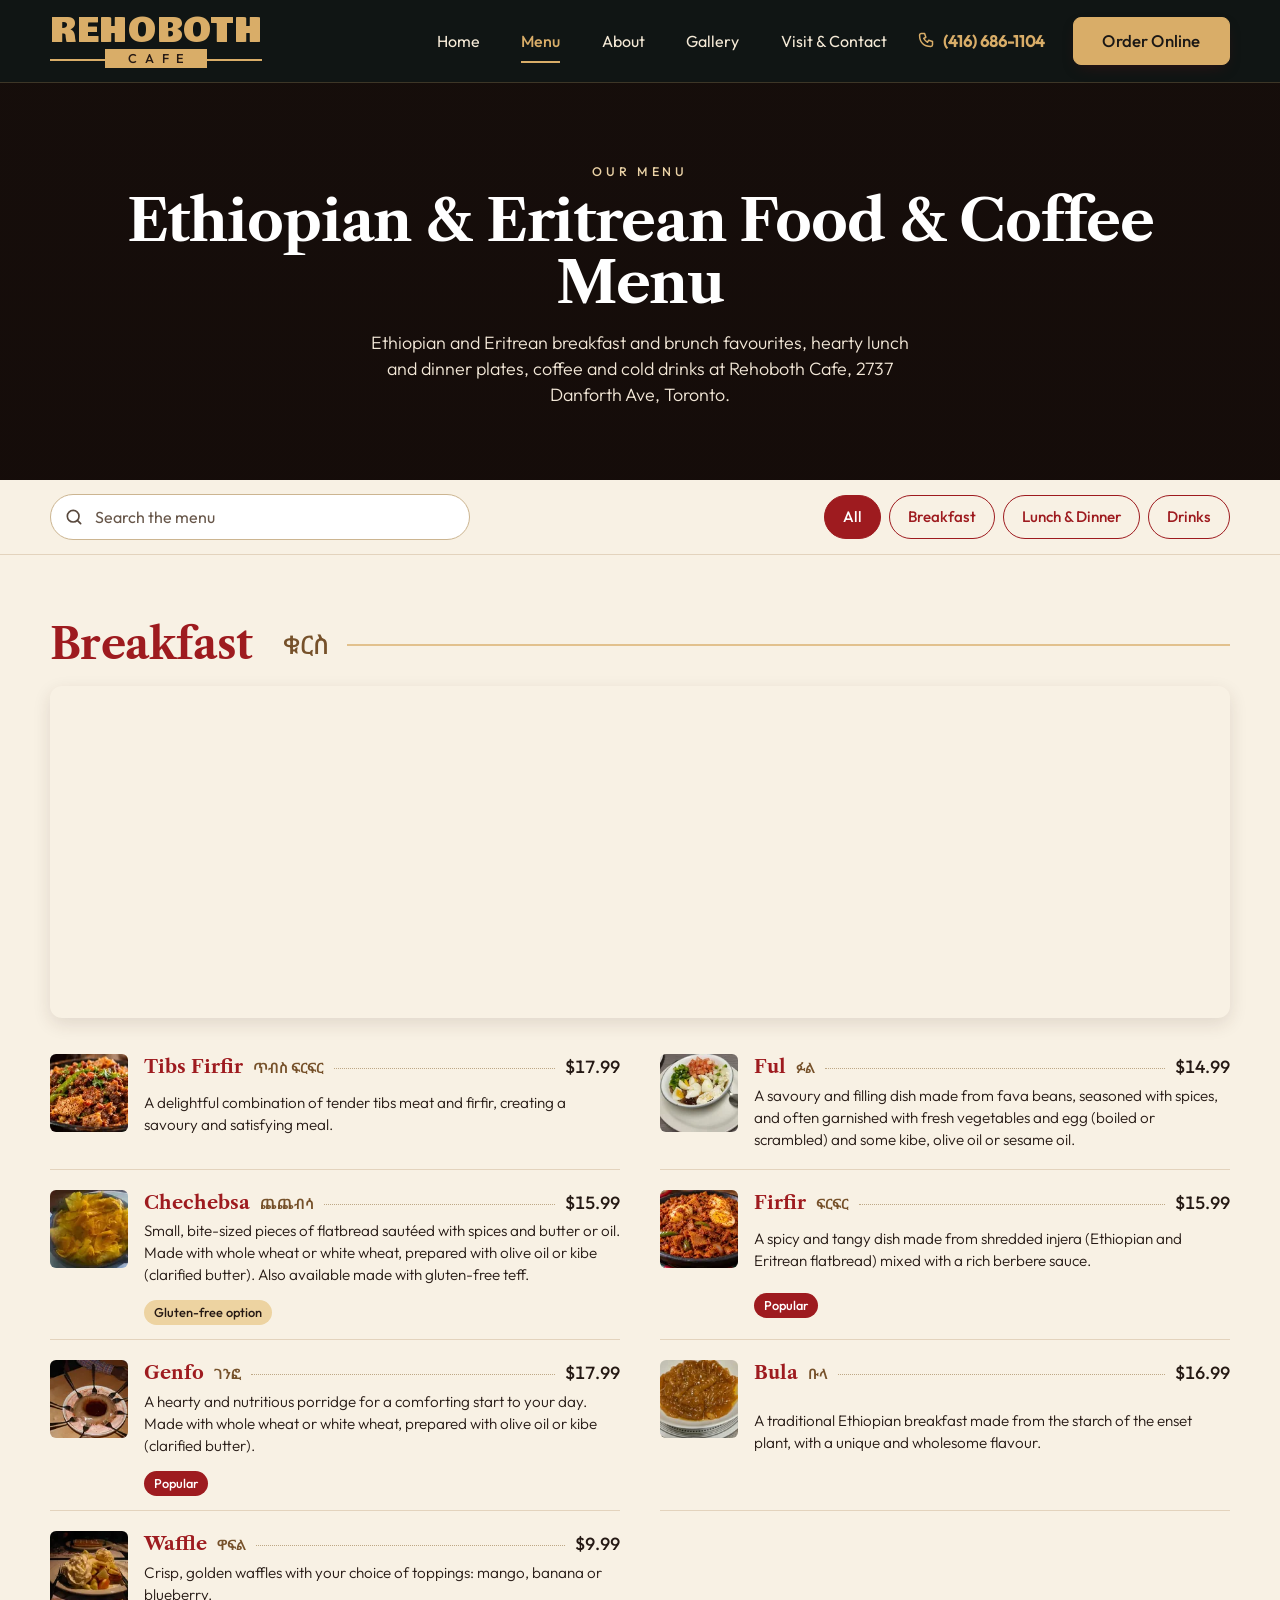
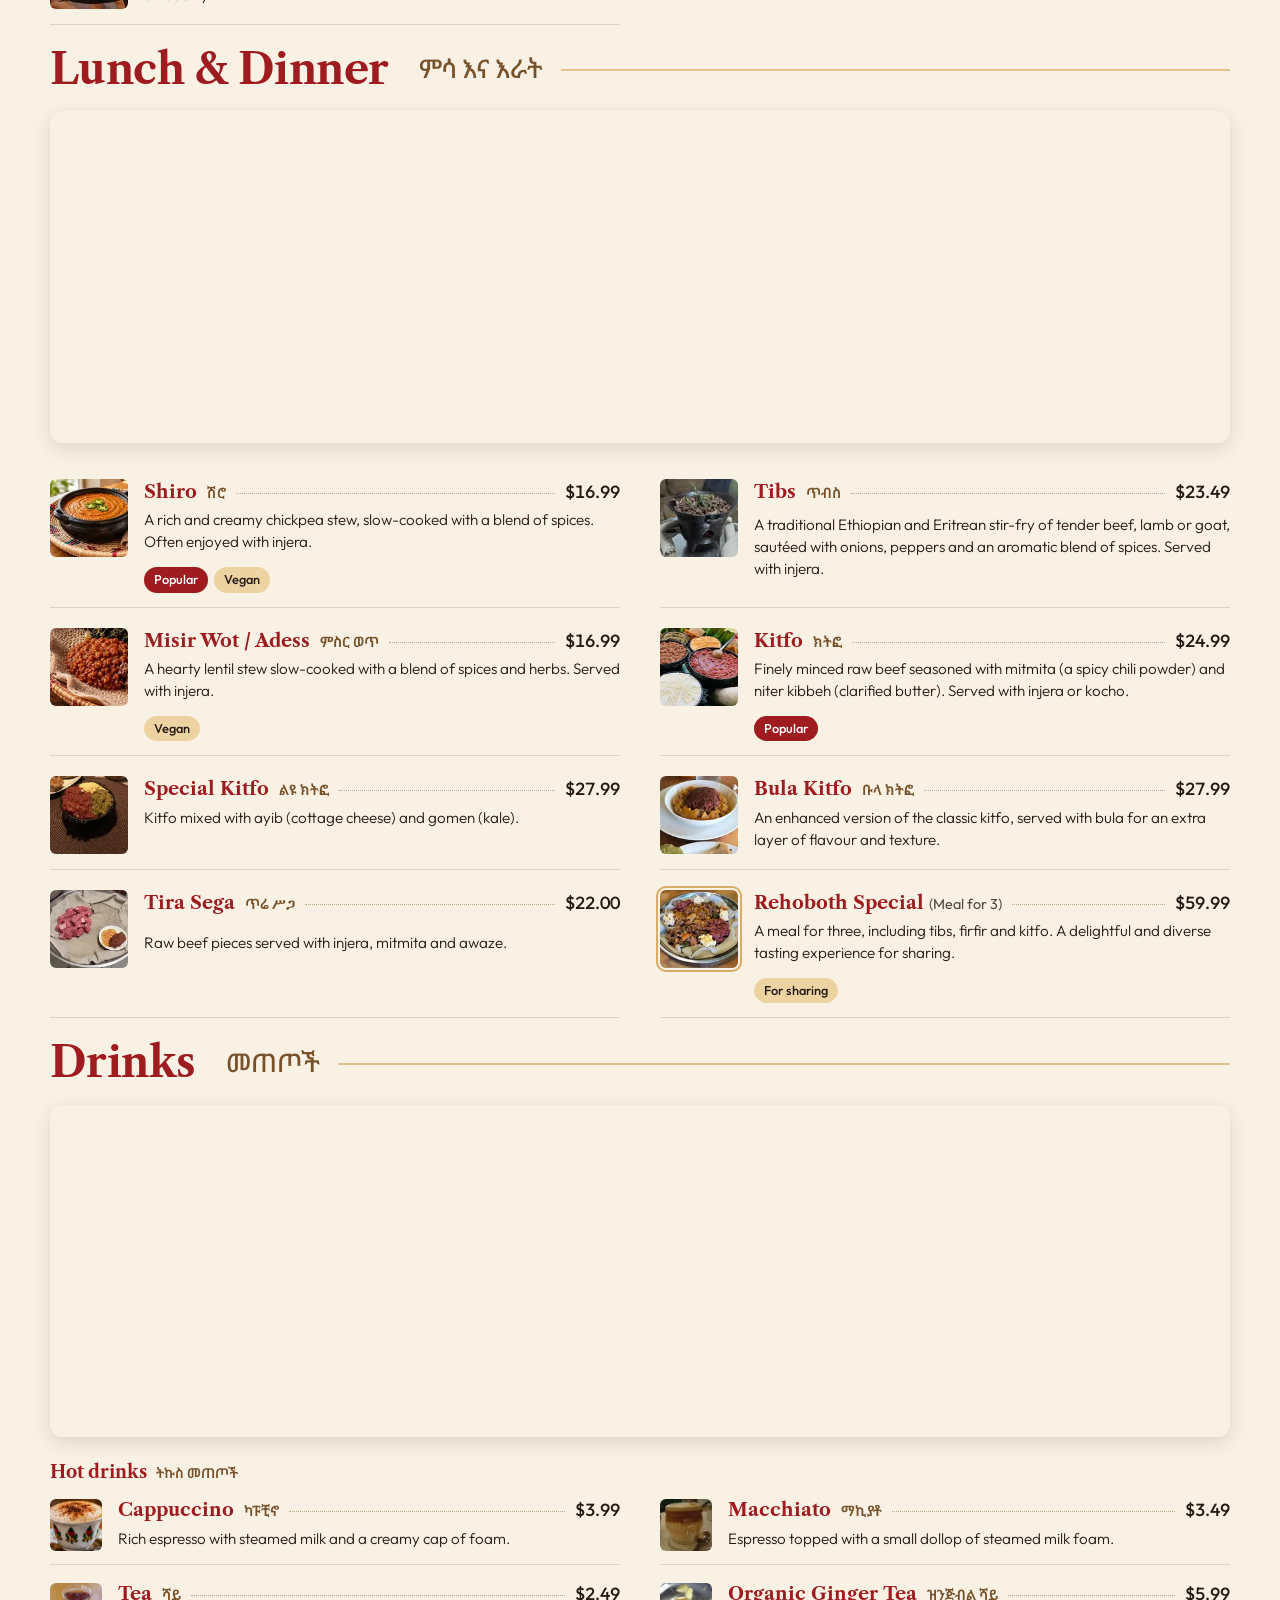
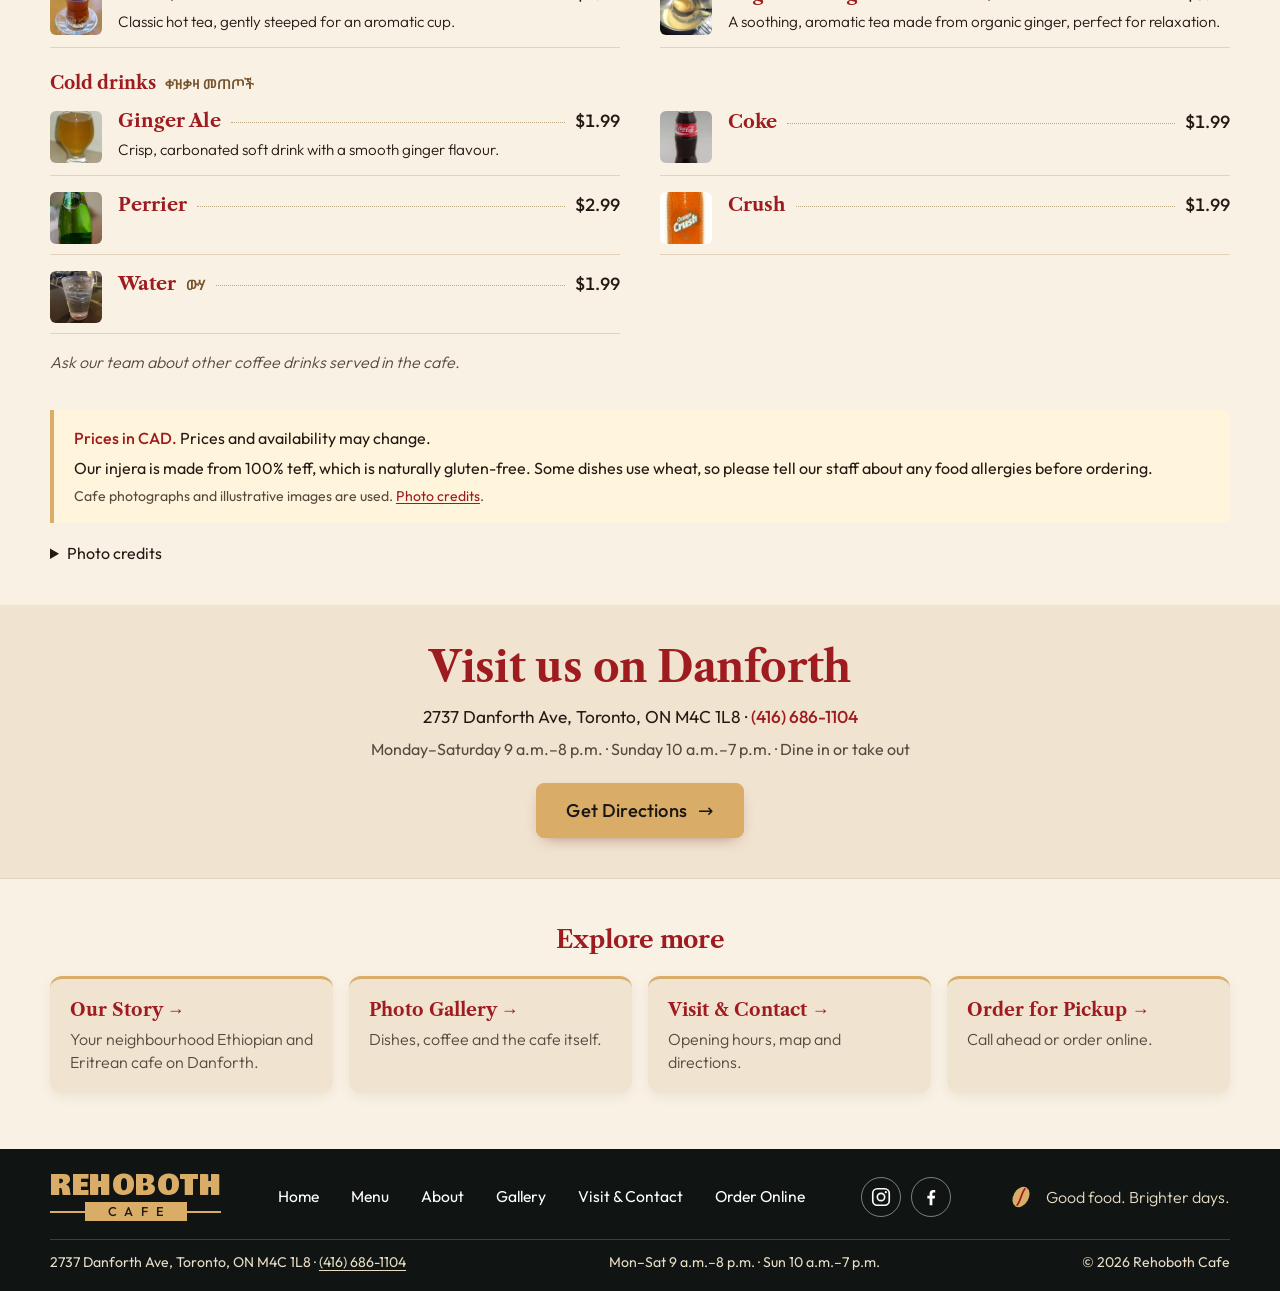
<file: menu.html>
<!doctype html>
<html lang="en-CA">
<head>
<meta charset="utf-8">
<meta name="viewport" content="width=device-width, initial-scale=1">
<title>Ethiopian Breakfast, Brunch &amp; Lunch Menu &amp; Prices | Rehoboth Cafe</title>
<meta name="description" content="Rehoboth Cafe menu with prices: Ethiopian and Eritrean breakfast and brunch, Tibs, Kitfo, Shiro, vegan and gluten-free options, coffee and drinks. 2737 Danforth Ave, Toronto.">
<meta name="theme-color" content="#101514">

<!-- PRODUCTION URLS: custom domain https://rehobothcafe.com/ -->
<link rel="canonical" href="https://rehobothcafe.com/menu">
<meta property="og:type" content="website">
<meta property="og:locale" content="en_CA">
<meta property="og:site_name" content="Rehoboth Cafe">
<meta property="og:title" content="Ethiopian Breakfast, Brunch &amp; Lunch Menu &amp; Prices | Rehoboth Cafe">
<meta property="og:description" content="Ethiopian and Eritrean breakfast, lunch, dinner and drinks at Rehoboth Cafe, 2737 Danforth Ave, Toronto.">
<meta property="og:url" content="https://rehobothcafe.com/menu">
<meta property="og:image" content="https://rehobothcafe.com/img/rehoboth-cafe-storefront.jpg">
<meta name="twitter:card" content="summary_large_image">

<link rel="icon" href="/favicon.ico" sizes="48x48">
<link rel="icon" href="/favicon.svg" type="image/svg+xml">
<link rel="apple-touch-icon" href="/apple-touch-icon.png">
<link rel="stylesheet" href="styles.css?v=20261027-photos">
<!-- Menu details for Google. Built from the items below; update prices here when the menu changes. -->
<script type="application/ld+json">
{
  "@context": "https://schema.org",
  "@type": "Menu",
  "name": "Rehoboth Cafe Menu",
  "url": "https://rehobothcafe.com/menu",
  "inLanguage": "en-CA",
  "hasMenuSection": [
    {
      "@type": "MenuSection",
      "name": "Breakfast",
      "alternateName": "ቁርስ",
      "hasMenuItem": [
        {
          "@type": "MenuItem",
          "name": "Tibs Firfir",
          "alternateName": "ጥብስ ፍርፍር",
          "offers": {
            "@type": "Offer",
            "price": "17.99",
            "priceCurrency": "CAD"
          },
          "description": "A delightful combination of tender tibs meat and firfir, creating a savoury and satisfying meal."
        },
        {
          "@type": "MenuItem",
          "name": "Ful",
          "alternateName": "ፉል",
          "offers": {
            "@type": "Offer",
            "price": "14.99",
            "priceCurrency": "CAD"
          },
          "description": "A savoury and filling dish made from fava beans, seasoned with spices, and often garnished with fresh vegetables and egg (boiled or scrambled) and some kibe, olive oil or sesame oil."
        },
        {
          "@type": "MenuItem",
          "name": "Chechebsa",
          "alternateName": "ጨጨብሳ",
          "offers": {
            "@type": "Offer",
            "price": "15.99",
            "priceCurrency": "CAD"
          },
          "description": "Small, bite-sized pieces of flatbread sautéed with spices and butter or oil. Made with whole wheat or white wheat, prepared with olive oil or kibe (clarified butter). Also available made with gluten-free teff.",
          "suitableForDiet": "https://schema.org/GlutenFreeDiet"
        },
        {
          "@type": "MenuItem",
          "name": "Firfir",
          "alternateName": "ፍርፍር",
          "offers": {
            "@type": "Offer",
            "price": "15.99",
            "priceCurrency": "CAD"
          },
          "description": "A spicy and tangy dish made from shredded injera (Ethiopian and Eritrean flatbread) mixed with a rich berbere sauce."
        },
        {
          "@type": "MenuItem",
          "name": "Genfo",
          "alternateName": "ገንፎ",
          "offers": {
            "@type": "Offer",
            "price": "17.99",
            "priceCurrency": "CAD"
          },
          "description": "A hearty and nutritious porridge for a comforting start to your day. Made with whole wheat or white wheat, prepared with olive oil or kibe (clarified butter)."
        },
        {
          "@type": "MenuItem",
          "name": "Bula",
          "alternateName": "ቡላ",
          "offers": {
            "@type": "Offer",
            "price": "16.99",
            "priceCurrency": "CAD"
          },
          "description": "A traditional Ethiopian breakfast made from the starch of the enset plant, with a unique and wholesome flavour."
        },
        {
          "@type": "MenuItem",
          "name": "Waffle",
          "alternateName": "ዋፍል",
          "offers": {
            "@type": "Offer",
            "price": "9.99",
            "priceCurrency": "CAD"
          },
          "description": "Crisp, golden waffles with your choice of toppings: mango, banana or blueberry."
        }
      ]
    },
    {
      "@type": "MenuSection",
      "name": "Lunch & Dinner",
      "alternateName": "ምሳ እና እራት",
      "hasMenuItem": [
        {
          "@type": "MenuItem",
          "name": "Shiro",
          "alternateName": "ሽሮ",
          "offers": {
            "@type": "Offer",
            "price": "16.99",
            "priceCurrency": "CAD"
          },
          "description": "A rich and creamy chickpea stew, slow-cooked with a blend of spices. Often enjoyed with injera.",
          "suitableForDiet": [
            "https://schema.org/VeganDiet",
            "https://schema.org/VegetarianDiet"
          ]
        },
        {
          "@type": "MenuItem",
          "name": "Tibs",
          "alternateName": "ጥብስ",
          "offers": {
            "@type": "Offer",
            "price": "23.49",
            "priceCurrency": "CAD"
          },
          "description": "A traditional Ethiopian and Eritrean stir-fry of tender beef, lamb or goat, sautéed with onions, peppers and an aromatic blend of spices. Served with injera."
        },
        {
          "@type": "MenuItem",
          "name": "Misir Wot / Adess",
          "alternateName": "ምስር ወጥ",
          "offers": {
            "@type": "Offer",
            "price": "16.99",
            "priceCurrency": "CAD"
          },
          "description": "A hearty lentil stew slow-cooked with a blend of spices and herbs. Served with injera.",
          "suitableForDiet": [
            "https://schema.org/VeganDiet",
            "https://schema.org/VegetarianDiet"
          ]
        },
        {
          "@type": "MenuItem",
          "name": "Kitfo",
          "alternateName": "ክትፎ",
          "offers": {
            "@type": "Offer",
            "price": "24.99",
            "priceCurrency": "CAD"
          },
          "description": "Finely minced raw beef seasoned with mitmita (a spicy chili powder) and niter kibbeh (clarified butter). Served with injera or kocho."
        },
        {
          "@type": "MenuItem",
          "name": "Special Kitfo",
          "alternateName": "ልዩ ክትፎ",
          "offers": {
            "@type": "Offer",
            "price": "27.99",
            "priceCurrency": "CAD"
          },
          "description": "Kitfo mixed with ayib (cottage cheese) and gomen (kale)."
        },
        {
          "@type": "MenuItem",
          "name": "Bula Kitfo",
          "alternateName": "ቡላ ክትፎ",
          "offers": {
            "@type": "Offer",
            "price": "27.99",
            "priceCurrency": "CAD"
          },
          "description": "An enhanced version of the classic kitfo, served with bula for an extra layer of flavour and texture."
        },
        {
          "@type": "MenuItem",
          "name": "Tira Sega",
          "alternateName": "ጥሬ ሥጋ",
          "description": "Raw beef pieces served with injera, mitmita and awaze.",
          "offers": {
            "@type": "Offer",
            "price": "22.00",
            "priceCurrency": "CAD"
          }
        },
        {
          "@type": "MenuItem",
          "name": "Rehoboth Special (Meal for 3)",
          "offers": {
            "@type": "Offer",
            "price": "59.99",
            "priceCurrency": "CAD"
          },
          "description": "A meal for three, including tibs, firfir and kitfo. A delightful and diverse tasting experience for sharing."
        }
      ]
    },
    {
      "@type": "MenuSection",
      "name": "Drinks",
      "alternateName": "መጠጦች",
      "hasMenuItem": [
        {
          "@type": "MenuItem",
          "name": "Cappuccino",
          "alternateName": "ካፑቺኖ",
          "offers": {
            "@type": "Offer",
            "price": "3.99",
            "priceCurrency": "CAD"
          },
          "description": "Rich espresso with steamed milk and a creamy cap of foam."
        },
        {
          "@type": "MenuItem",
          "name": "Macchiato",
          "alternateName": "ማኪያቶ",
          "offers": {
            "@type": "Offer",
            "price": "3.49",
            "priceCurrency": "CAD"
          },
          "description": "Espresso topped with a small dollop of steamed milk foam."
        },
        {
          "@type": "MenuItem",
          "name": "Tea",
          "alternateName": "ሻይ",
          "offers": {
            "@type": "Offer",
            "price": "2.49",
            "priceCurrency": "CAD"
          },
          "description": "Classic hot tea, gently steeped for an aromatic cup."
        },
        {
          "@type": "MenuItem",
          "name": "Organic Ginger Tea",
          "alternateName": "ዝንጅብል ሻይ",
          "offers": {
            "@type": "Offer",
            "price": "5.99",
            "priceCurrency": "CAD"
          },
          "description": "A soothing, aromatic tea made from organic ginger, perfect for relaxation."
        },
        {
          "@type": "MenuItem",
          "name": "Ginger Ale",
          "offers": {
            "@type": "Offer",
            "price": "1.99",
            "priceCurrency": "CAD"
          },
          "description": "Crisp, carbonated soft drink with a smooth ginger flavour."
        },
        {
          "@type": "MenuItem",
          "name": "Coke",
          "offers": {
            "@type": "Offer",
            "price": "1.99",
            "priceCurrency": "CAD"
          }
        },
        {
          "@type": "MenuItem",
          "name": "Perrier",
          "offers": {
            "@type": "Offer",
            "price": "2.99",
            "priceCurrency": "CAD"
          }
        },
        {
          "@type": "MenuItem",
          "name": "Crush",
          "offers": {
            "@type": "Offer",
            "price": "1.99",
            "priceCurrency": "CAD"
          }
        },
        {
          "@type": "MenuItem",
          "name": "Water",
          "alternateName": "ውሃ",
          "offers": {
            "@type": "Offer",
            "price": "1.99",
            "priceCurrency": "CAD"
          }
        }
      ]
    }
  ]
}
</script>
<!-- Breadcrumb for Google search results -->
<script type="application/ld+json">
{
  "@context": "https://schema.org",
  "@type": "BreadcrumbList",
  "itemListElement": [
    {
      "@type": "ListItem",
      "position": 1,
      "name": "Home",
      "item": "https://rehobothcafe.com/"
    },
    {
      "@type": "ListItem",
      "position": 2,
      "name": "Menu",
      "item": "https://rehobothcafe.com/menu"
    }
  ]
}
</script>
<script src="script.js" defer></script>
<script src="menu.js" defer></script>
</head>
<body>
<a class="skip-link" href="#main">Skip to main content</a>

<header class="site-header">
  <div class="container nav-wrap">
    <a href="./" class="logo" aria-label="Rehoboth Cafe home">
      <span class="logo-word" aria-hidden="true">REHOBOTH</span>
      <span class="logo-bar" aria-hidden="true"><span>CAFE</span></span>
    </a>
    <button class="nav-toggle" type="button" aria-controls="primary-nav" aria-expanded="false">
      <span class="visually-hidden">Menu</span>
      <span class="bar" aria-hidden="true"></span><span class="bar" aria-hidden="true"></span><span class="bar" aria-hidden="true"></span>
    </button>
    <nav class="main-nav" id="primary-nav" aria-label="Primary">
      <a href="./">Home</a>
      <a href="menu" aria-current="page">Menu</a>
      <a href="about">About</a>
      <a href="gallery">Gallery</a>
      <a href="visit">Visit &amp; Contact</a>
      <a href="order" class="nav-order-link">Order Online</a>
    </nav>
    <a href="tel:+14166861104" class="nav-phone" aria-label="Call Rehoboth Cafe at (416) 686-1104">
      <svg viewBox="0 0 24 24" width="20" height="20" aria-hidden="true" focusable="false"><path d="M7.5 3h4l1.5 4.5-2.5 1.5a12 12 0 0 0 4.5 4.5l1.5-2.5 4.5 1.5v4a2 2 0 0 1-2 2C10.5 18.5 5.5 13.5 5.5 5a2 2 0 0 1 2-2Z" fill="none" stroke="currentColor" stroke-width="1.8" stroke-linejoin="round"/></svg>
      <span class="nav-phone-number">(416) 686-1104</span>
    </a>
    <a href="order" class="btn btn-solid nav-cta">Order Online</a>
  </div>
</header>

<main id="main">
  <section class="menu-hero" aria-labelledby="menu-page-title">
    <picture class="menu-hero-photo">
      <!-- Phones get a lighter square-ish crop; the photo sits under a dark overlay -->
      <source media="(max-width: 680px)" srcset="img/ethiopian-platter-injera-mobile.webp" type="image/webp" width="640" height="400"><source media="(max-width: 680px)" srcset="img/ethiopian-platter-injera-mobile.jpg" type="image/jpeg" width="640" height="400">
      <source type="image/webp" srcset="img/ethiopian-platter-injera-800.webp 800w, img/ethiopian-platter-injera.webp 1400w" sizes="100vw"><img src="img/ethiopian-platter-injera.jpg" srcset="img/ethiopian-platter-injera-800.jpg 800w, img/ethiopian-platter-injera.jpg 1400w" sizes="100vw"
           width="1400" height="787" alt="" fetchpriority="high" decoding="async">
    </picture>
    <div class="container">
      <p class="eyebrow">Our Menu</p>
      <h1 id="menu-page-title">Ethiopian &amp; Eritrean Food &amp; Coffee Menu</h1>
      <p class="menu-hero-text">Ethiopian and Eritrean breakfast and brunch favourites, hearty lunch and dinner plates, coffee and cold drinks at Rehoboth Cafe, 2737 Danforth Ave, Toronto.</p>
    </div>
  </section>

  <div class="menu-tools-wrap">
    <div class="container menu-tools">
      <div class="menu-search">
        <label for="menu-search" class="visually-hidden">Search the menu</label>
        <svg viewBox="0 0 24 24" width="20" height="20" aria-hidden="true" focusable="false"><circle cx="11" cy="11" r="7" fill="none" stroke="currentColor" stroke-width="2"/><path d="m20 20-4-4" stroke="currentColor" stroke-width="2" stroke-linecap="round"/></svg>
        <input type="search" id="menu-search" placeholder="Search the menu" autocomplete="off">
      </div>
      <div class="menu-filters" role="group" aria-label="Filter by category">
        <button type="button" class="filter-btn" data-filter="all" aria-pressed="true">All</button>
        <button type="button" class="filter-btn" data-filter="breakfast" aria-pressed="false">Breakfast</button>
        <button type="button" class="filter-btn" data-filter="lunch-dinner" aria-pressed="false">Lunch &amp; Dinner</button>
        <button type="button" class="filter-btn" data-filter="drinks" aria-pressed="false">Drinks</button>
      </div>
    </div>
  </div>

  <div class="container menu-body">
    <p class="menu-status" id="menu-status" role="status" aria-live="polite"></p>

    <section class="menu-category" id="breakfast" data-category="breakfast" aria-labelledby="cat-breakfast">
      <h2 id="cat-breakfast">Breakfast <span class="am" lang="am">ቁርስ</span></h2>
      <figure class="cat-banner"><picture><source media="(max-width: 680px)" srcset="img/firfir-rehoboth-phone-720.webp 720w, img/firfir-rehoboth-phone-1080.webp 1080w" sizes="calc(100vw - 32px)" width="1080" height="473" type="image/webp"><source media="(max-width: 680px)" srcset="img/firfir-rehoboth-phone-720.jpg 720w, img/firfir-rehoboth-phone-1080.jpg 1080w" sizes="calc(100vw - 32px)" width="1080" height="473" type="image/jpeg"><source type="image/webp" srcset="img/firfir-rehoboth-640.webp 640w, img/firfir-rehoboth-800.webp 800w, img/firfir-rehoboth-1200.webp 1200w" sizes="(max-width: 1212px) calc(100vw - 32px), 1180px"><img src="img/firfir-rehoboth-1200.jpg" srcset="img/firfir-rehoboth-640.jpg 640w, img/firfir-rehoboth-800.jpg 800w, img/firfir-rehoboth-1200.jpg 1200w" sizes="(max-width: 1212px) calc(100vw - 32px), 1180px" width="1200" height="675" loading="lazy" decoding="async" alt="Firfir: shredded injera in berbere sauce with boiled eggs and green peppers in a black clay bowl" style="object-position: center 55%"></picture></figure>
      <ul class="menu-list">
        <li class="menu-item has-photo" id="item-tibs-firfir">
          <picture class="webp-fallback"><source type="image/webp" srcset="img/tibs-firfir-injera-thumb-120.webp 120w, img/tibs-firfir-injera-thumb-160.webp 160w, img/tibs-firfir-injera-thumb.webp 240w" sizes="(max-width: 680px) 64px, 78px"><img class="item-thumb" src="img/tibs-firfir-injera-thumb.jpg" srcset="img/tibs-firfir-injera-thumb-120.jpg 120w, img/tibs-firfir-injera-thumb-160.jpg 160w, img/tibs-firfir-injera-thumb.jpg 240w" sizes="(max-width: 680px) 64px, 78px" width="240" height="240" alt="Tibs Firfir with injera and green peppers" loading="lazy" decoding="async"></picture>
          <div class="item-head"><h3>Tibs Firfir <span class="am" lang="am">ጥብስ ፍርፍር</span></h3><span class="leader" aria-hidden="true"></span><span class="price">$17.99</span></div>
          <p>A delightful combination of tender tibs meat and firfir, creating a savoury and satisfying meal.</p>
        </li>
        <li class="menu-item has-photo" id="item-ful">
          <picture class="webp-fallback"><source type="image/webp" srcset="img/ful-cafe-thumb-120.webp 120w, img/ful-cafe-thumb-160.webp 160w, img/ful-cafe-thumb.webp 240w" sizes="(max-width: 680px) 64px, 78px"><img class="item-thumb" src="img/ful-cafe-thumb.jpg" srcset="img/ful-cafe-thumb-120.jpg 120w, img/ful-cafe-thumb-160.jpg 160w, img/ful-cafe-thumb.jpg 240w" sizes="(max-width: 680px) 64px, 78px" width="240" height="240" alt="Ful at Rehoboth Cafe with tomato, onion, green pepper, boiled egg and ayib, served with bread rolls" loading="lazy" decoding="async"></picture>
          <div class="item-head"><h3>Ful <span class="am" lang="am">ፉል</span></h3><span class="leader" aria-hidden="true"></span><span class="price">$14.99</span></div>
          <p>A savoury and filling dish made from fava beans, seasoned with spices, and often garnished with fresh vegetables and egg (boiled or scrambled) and some kibe, olive oil or sesame oil.</p>
        </li>
        <li class="menu-item has-photo">
          <picture class="webp-fallback"><source type="image/webp" srcset="img/chechebsa-thumb-120.webp 120w, img/chechebsa-thumb-160.webp 160w, img/chechebsa-thumb.webp 240w" sizes="(max-width: 680px) 64px, 78px"><img class="item-thumb" src="img/chechebsa-thumb.jpg" srcset="img/chechebsa-thumb-120.jpg 120w, img/chechebsa-thumb-160.jpg 160w, img/chechebsa-thumb.jpg 240w" sizes="(max-width: 680px) 64px, 78px" width="240" height="240" alt="Chechebsa: crisp pieces of flatbread tossed in spiced butter" loading="lazy" decoding="async"></picture>
          <div class="item-head"><h3>Chechebsa <span class="am" lang="am">ጨጨብሳ</span></h3><span class="leader" aria-hidden="true"></span><span class="price">$15.99</span></div>
          <p>Small, bite-sized pieces of flatbread sautéed with spices and butter or oil. Made with whole wheat or white wheat, prepared with olive oil or kibe (clarified butter). Also available made with gluten-free teff.</p>
          <ul class="tags"><li>Gluten-free option</li></ul>
        </li>
        <li class="menu-item has-photo" id="item-firfir">
          <picture class="webp-fallback"><source type="image/webp" srcset="img/firfir-rehoboth-thumb-120.webp 120w, img/firfir-rehoboth-thumb-160.webp 160w, img/firfir-rehoboth-thumb.webp 240w" sizes="(max-width: 680px) 64px, 78px"><img class="item-thumb" src="img/firfir-rehoboth-thumb.jpg" srcset="img/firfir-rehoboth-thumb-120.jpg 120w, img/firfir-rehoboth-thumb-160.jpg 160w, img/firfir-rehoboth-thumb.jpg 240w" sizes="(max-width: 680px) 64px, 78px" width="240" height="240" alt="Firfir: shredded injera in berbere sauce with boiled eggs and green peppers in a black clay bowl" loading="lazy" decoding="async"></picture>
          <div class="item-head"><h3>Firfir <span class="am" lang="am">ፍርፍር</span></h3><span class="leader" aria-hidden="true"></span><span class="price">$15.99</span></div>
          <p>A spicy and tangy dish made from shredded injera (Ethiopian and Eritrean flatbread) mixed with a rich berbere sauce.</p>
          <ul class="tags"><li class="tag-popular">Popular</li></ul>
        </li>
        <li class="menu-item has-photo">
          <picture class="webp-fallback"><source type="image/webp" srcset="img/genfo-porridge-spoons-thumb-120.webp 120w, img/genfo-porridge-spoons-thumb-160.webp 160w, img/genfo-porridge-spoons-thumb.webp 240w" sizes="(max-width: 680px) 64px, 78px"><img class="item-thumb" src="img/genfo-porridge-spoons-thumb.jpg" srcset="img/genfo-porridge-spoons-thumb-120.jpg 120w, img/genfo-porridge-spoons-thumb-160.jpg 160w, img/genfo-porridge-spoons-thumb.jpg 240w" sizes="(max-width: 680px) 64px, 78px" width="240" height="240" alt="Genfo porridge with a well of spiced butter, ringed by spoons" loading="lazy" decoding="async"></picture>
          <div class="item-head"><h3>Genfo <span class="am" lang="am">ገንፎ</span></h3><span class="leader" aria-hidden="true"></span><span class="price">$17.99</span></div>
          <p>A hearty and nutritious porridge for a comforting start to your day. Made with whole wheat or white wheat, prepared with olive oil or kibe (clarified butter).</p>
          <ul class="tags"><li class="tag-popular">Popular</li></ul>
        </li>
        <li class="menu-item has-photo" id="item-bula">
          <picture class="webp-fallback"><source type="image/webp" srcset="img/bula-cafe-thumb-120.webp 120w, img/bula-cafe-thumb-160.webp 160w, img/bula-cafe-thumb.webp 240w" sizes="(max-width: 680px) 64px, 78px"><img class="item-thumb" src="img/bula-cafe-thumb.jpg" srcset="img/bula-cafe-thumb-120.jpg 120w, img/bula-cafe-thumb-160.jpg 160w, img/bula-cafe-thumb.jpg 240w" sizes="(max-width: 680px) 64px, 78px" width="240" height="240" alt="Bula at Rehoboth Cafe: enset starch with spiced butter in a white bowl" loading="lazy" decoding="async"></picture>
          <div class="item-head"><h3>Bula <span class="am" lang="am">ቡላ</span></h3><span class="leader" aria-hidden="true"></span><span class="price">$16.99</span></div>
          <p>A traditional Ethiopian breakfast made from the starch of the enset plant, with a unique and wholesome flavour.</p>
        </li>
        <li class="menu-item has-photo">
          <picture class="webp-fallback"><source type="image/webp" srcset="img/waffle-fruit-cream-thumb-120.webp 120w, img/waffle-fruit-cream-thumb-160.webp 160w, img/waffle-fruit-cream-thumb.webp 240w" sizes="(max-width: 680px) 64px, 78px"><img class="item-thumb" src="img/waffle-fruit-cream-thumb.jpg" srcset="img/waffle-fruit-cream-thumb-120.jpg 120w, img/waffle-fruit-cream-thumb-160.jpg 160w, img/waffle-fruit-cream-thumb.jpg 240w" sizes="(max-width: 680px) 64px, 78px" width="240" height="240" alt="Waffle topped with fresh fruit and cream" loading="lazy" decoding="async"></picture>
          <div class="item-head"><h3>Waffle <span class="am" lang="am">ዋፍል</span></h3><span class="leader" aria-hidden="true"></span><span class="price">$9.99</span></div>
          <p>Crisp, golden waffles with your choice of toppings: mango, banana or blueberry.</p>
        </li>
      </ul>
    </section>

    <section class="menu-category" id="lunch-dinner" data-category="lunch-dinner" aria-labelledby="cat-lunch">
      <h2 id="cat-lunch">Lunch &amp; Dinner <span class="am" lang="am">ምሳ እና እራት</span></h2>
      <figure class="cat-banner"><picture><source media="(max-width: 680px)" srcset="img/slide-tibs-phone-720.webp 720w, img/slide-tibs-phone-1080.webp 1080w" sizes="calc(100vw - 32px)" width="1080" height="473" type="image/webp"><source media="(max-width: 680px)" srcset="img/slide-tibs-phone-720.jpg 720w, img/slide-tibs-phone-1080.jpg 1080w" sizes="calc(100vw - 32px)" width="1080" height="473" type="image/jpeg"><source type="image/webp" srcset="img/slide-tibs-640.webp 640w, img/slide-tibs-800.webp 800w, img/slide-tibs-1200.webp 1200w" sizes="(max-width: 1212px) calc(100vw - 32px), 1180px"><img src="img/slide-tibs-1200.jpg" srcset="img/slide-tibs-640.jpg 640w, img/slide-tibs-800.jpg 800w, img/slide-tibs-1200.jpg 1200w" sizes="(max-width: 1212px) calc(100vw - 32px), 1180px" width="1200" height="675" loading="lazy" decoding="async" alt="Tibs: sauteed beef with green peppers and rosemary in a clay pot" style="object-position: center 45%"></picture></figure>
      <ul class="menu-list">
        <li class="menu-item has-photo" id="item-shiro">
          <picture class="webp-fallback"><source type="image/webp" srcset="img/shiro-woven-tray-thumb-120.webp 120w, img/shiro-woven-tray-thumb-160.webp 160w, img/shiro-woven-tray-thumb.webp 240w" sizes="(max-width: 680px) 64px, 78px"><img class="item-thumb" src="img/shiro-woven-tray-thumb.jpg" srcset="img/shiro-woven-tray-thumb-120.jpg 120w, img/shiro-woven-tray-thumb-160.jpg 160w, img/shiro-woven-tray-thumb.jpg 240w" sizes="(max-width: 680px) 64px, 78px" width="240" height="240" alt="Shiro chickpea stew in a black clay pot on a woven tray with injera" loading="lazy" decoding="async"></picture>
          <div class="item-head"><h3>Shiro <span class="am" lang="am">ሽሮ</span></h3><span class="leader" aria-hidden="true"></span><span class="price">$16.99</span></div>
          <p>A rich and creamy chickpea stew, slow-cooked with a blend of spices. Often enjoyed with injera.</p>
          <ul class="tags"><li class="tag-popular">Popular</li><li>Vegan</li></ul>
        </li>
        <li class="menu-item has-photo" id="item-tibs">
          <picture class="webp-fallback"><source type="image/webp" srcset="img/tibs-clay-pot-injera-thumb-120.webp 120w, img/tibs-clay-pot-injera-thumb-160.webp 160w, img/tibs-clay-pot-injera-thumb.webp 240w" sizes="(max-width: 680px) 64px, 78px"><img class="item-thumb" src="img/tibs-clay-pot-injera-thumb.jpg" srcset="img/tibs-clay-pot-injera-thumb-120.jpg 120w, img/tibs-clay-pot-injera-thumb-160.jpg 160w, img/tibs-clay-pot-injera-thumb.jpg 240w" sizes="(max-width: 680px) 64px, 78px" width="240" height="240" alt="Tibs: sautéed beef with rosemary in a clay pot, with rolled injera" loading="lazy" decoding="async"></picture>
          <div class="item-head"><h3>Tibs <span class="am" lang="am">ጥብስ</span></h3><span class="leader" aria-hidden="true"></span><span class="price">$23.49</span></div>
          <p>A traditional Ethiopian and Eritrean stir-fry of tender beef, lamb or goat, sautéed with onions, peppers and an aromatic blend of spices. Served with injera.</p>
        </li>
        <li class="menu-item has-photo">
          <picture class="webp-fallback"><source type="image/webp" srcset="img/misir-wot-platter-thumb-120.webp 120w, img/misir-wot-platter-thumb-160.webp 160w, img/misir-wot-platter-thumb.webp 240w" sizes="(max-width: 680px) 64px, 78px"><img class="item-thumb" src="img/misir-wot-platter-thumb.jpg" srcset="img/misir-wot-platter-thumb-120.jpg 120w, img/misir-wot-platter-thumb-160.jpg 160w, img/misir-wot-platter-thumb.jpg 240w" sizes="(max-width: 680px) 64px, 78px" width="240" height="240" alt="Misir Wot, red lentil stew, on injera" loading="lazy" decoding="async"></picture>
          <div class="item-head"><h3>Misir Wot / Adess <span class="am" lang="am">ምስር ወጥ</span></h3><span class="leader" aria-hidden="true"></span><span class="price">$16.99</span></div>
          <p>A hearty lentil stew slow-cooked with a blend of spices and herbs. Served with injera.</p>
          <ul class="tags"><li>Vegan</li></ul>
        </li>
        <li class="menu-item has-photo" id="item-kitfo">
          <picture class="webp-fallback"><source type="image/webp" srcset="img/kitfo-ayib-platter-thumb-120.webp 120w, img/kitfo-ayib-platter-thumb-160.webp 160w, img/kitfo-ayib-platter-thumb.webp 240w" sizes="(max-width: 680px) 64px, 78px"><img class="item-thumb" src="img/kitfo-ayib-platter-thumb.jpg" srcset="img/kitfo-ayib-platter-thumb-120.jpg 120w, img/kitfo-ayib-platter-thumb-160.jpg 160w, img/kitfo-ayib-platter-thumb.jpg 240w" sizes="(max-width: 680px) 64px, 78px" width="240" height="240" alt="Kitfo in a clay bowl with ayib and injera" loading="lazy" decoding="async"></picture>
          <div class="item-head"><h3>Kitfo <span class="am" lang="am">ክትፎ</span></h3><span class="leader" aria-hidden="true"></span><span class="price">$24.99</span></div>
          <p>Finely minced raw beef seasoned with mitmita (a spicy chili powder) and niter kibbeh (clarified butter). Served with injera or kocho.</p>
          <ul class="tags"><li class="tag-popular">Popular</li></ul>
        </li>
        <li class="menu-item has-photo" id="item-special-kitfo">
          <picture class="webp-fallback"><source type="image/webp" srcset="img/special-kitfo-ayib-gomen-thumb-120.webp 120w, img/special-kitfo-ayib-gomen-thumb-160.webp 160w, img/special-kitfo-ayib-gomen-thumb.webp 240w" sizes="(max-width: 680px) 64px, 78px"><img class="item-thumb" src="img/special-kitfo-ayib-gomen-thumb.jpg" srcset="img/special-kitfo-ayib-gomen-thumb-120.jpg 120w, img/special-kitfo-ayib-gomen-thumb-160.jpg 160w, img/special-kitfo-ayib-gomen-thumb.jpg 240w" sizes="(max-width: 680px) 64px, 78px" width="240" height="240" alt="Special Kitfo with ayib and gomen in a bowl" loading="lazy" decoding="async"></picture>
          <div class="item-head"><h3>Special Kitfo <span class="am" lang="am">ልዩ ክትፎ</span></h3><span class="leader" aria-hidden="true"></span><span class="price">$27.99</span></div>
          <p>Kitfo mixed with ayib (cottage cheese) and gomen (kale).</p>
        </li>
        <li class="menu-item has-photo" id="item-bula-kitfo">
          <picture class="webp-fallback"><source type="image/webp" srcset="img/bula-kitfo-cafe-thumb-120.webp 120w, img/bula-kitfo-cafe-thumb-160.webp 160w, img/bula-kitfo-cafe-thumb.webp 240w" sizes="(max-width: 680px) 64px, 78px"><img class="item-thumb" src="img/bula-kitfo-cafe-thumb.jpg" srcset="img/bula-kitfo-cafe-thumb-120.jpg 120w, img/bula-kitfo-cafe-thumb-160.jpg 160w, img/bula-kitfo-cafe-thumb.jpg 240w" sizes="(max-width: 680px) 64px, 78px" width="240" height="240" alt="Bula Kitfo at Rehoboth Cafe: kitfo on bula, with kocho alongside" loading="lazy" decoding="async"></picture>
          <div class="item-head"><h3>Bula Kitfo <span class="am" lang="am">ቡላ ክትፎ</span></h3><span class="leader" aria-hidden="true"></span><span class="price">$27.99</span></div>
          <p>An enhanced version of the classic kitfo, served with bula for an extra layer of flavour and texture.</p>
        </li>
        <li class="menu-item has-photo" id="item-tira-sega" data-keywords="tere sega tire sega tere siga tire siga kurt raw beef">
          <picture class="webp-fallback"><source type="image/webp" srcset="img/tira-sega-cafe-thumb-120.webp 120w, img/tira-sega-cafe-thumb-160.webp 160w, img/tira-sega-cafe-thumb.webp 240w" sizes="(max-width: 680px) 64px, 78px"><img class="item-thumb" src="img/tira-sega-cafe-thumb.jpg" srcset="img/tira-sega-cafe-thumb-120.jpg 120w, img/tira-sega-cafe-thumb-160.jpg 160w, img/tira-sega-cafe-thumb.jpg 240w" sizes="(max-width: 680px) 64px, 78px" width="240" height="240" alt="Tira Sega: raw beef pieces on injera with mitmita and awaze" loading="lazy" decoding="async"></picture>
          <div class="item-head"><h3>Tira Sega <span class="am" lang="am">ጥሬ ሥጋ</span></h3><span class="leader" aria-hidden="true"></span><span class="price">$22.00</span></div>
          <p>Raw beef pieces served with injera, mitmita and awaze.</p>
        </li>
        <li class="menu-item has-photo menu-item-feature" id="item-rehoboth-special">
          <picture class="webp-fallback"><source type="image/webp" srcset="img/rehoboth-special-cafe-thumb-120.webp 120w, img/rehoboth-special-cafe-thumb-160.webp 160w, img/rehoboth-special-cafe-thumb.webp 240w" sizes="(max-width: 680px) 64px, 78px"><img class="item-thumb" src="img/rehoboth-special-cafe-thumb.jpg" srcset="img/rehoboth-special-cafe-thumb-120.jpg 120w, img/rehoboth-special-cafe-thumb-160.jpg 160w, img/rehoboth-special-cafe-thumb.jpg 240w" sizes="(max-width: 680px) 64px, 78px" width="240" height="240" alt="Rehoboth Special: tibs, firfir, kitfo and ayib on an injera-lined sharing platter" loading="lazy" decoding="async"></picture>
          <div class="item-head"><h3>Rehoboth Special <span class="item-note">(Meal for 3)</span></h3><span class="leader" aria-hidden="true"></span><span class="price">$59.99</span></div>
          <p>A meal for three, including tibs, firfir and kitfo. A delightful and diverse tasting experience for sharing.</p>
          <ul class="tags"><li>For sharing</li></ul>
        </li>
      </ul>
    </section>

    <section class="menu-category" id="drinks" data-category="drinks" aria-labelledby="cat-drinks">
      <h2 id="cat-drinks">Drinks <span class="am" lang="am">መጠጦች</span></h2>
      <figure class="cat-banner"><picture class="webp-fallback"><source type="image/webp" srcset="img/ethiopian-coffee-jebena-pour-720.webp 720w, img/ethiopian-coffee-jebena-pour.webp 1090w" sizes="(max-width: 1212px) calc(100vw - 32px), 1180px"><img src="img/ethiopian-coffee-jebena-pour.jpg" srcset="img/ethiopian-coffee-jebena-pour-720.jpg 720w, img/ethiopian-coffee-jebena-pour.jpg 1090w" sizes="(max-width: 1212px) calc(100vw - 32px), 1180px" width="1090" height="462" loading="lazy" decoding="async" alt="Coffee poured from a clay jebena into small traditional cups" style="object-position: center 40%"></picture></figure>
      <!-- "Popular" tags match the cafe's Uber Eats menu (18 Oct 2026). Hot drinks from the cafe's Uber Eats menu. Prices confirmed by the owner, 18 Oct 2026. -->
      <p class="menu-sub">Hot drinks <span class="am" lang="am">ትኩስ መጠጦች</span></p>
      <ul class="menu-list menu-list-compact">
        <li class="menu-item has-photo" id="item-cappuccino" data-keywords="coffee espresso">
          <picture class="webp-fallback"><source type="image/webp" srcset="img/cappuccino-ethiopian-cup-thumb-120.webp 120w, img/cappuccino-ethiopian-cup-thumb-160.webp 160w, img/cappuccino-ethiopian-cup-thumb.webp 240w" sizes="52px"><img class="item-thumb" src="img/cappuccino-ethiopian-cup-thumb.jpg" srcset="img/cappuccino-ethiopian-cup-thumb-120.jpg 120w, img/cappuccino-ethiopian-cup-thumb-160.jpg 160w, img/cappuccino-ethiopian-cup-thumb.jpg 240w" sizes="52px" width="240" height="240" alt="Cappuccino dusted with cocoa in a traditional Ethiopian cup" loading="lazy" decoding="async"></picture>
          <div class="item-head"><h3>Cappuccino <span class="am" lang="am">ካፑቺኖ</span></h3><span class="leader" aria-hidden="true"></span><span class="price">$3.99</span></div>
          <p>Rich espresso with steamed milk and a creamy cap of foam.</p>
        </li>
        <li class="menu-item has-photo" data-keywords="coffee espresso">
          <picture class="webp-fallback"><source type="image/webp" srcset="img/macchiato-glass-thumb-120.webp 120w, img/macchiato-glass-thumb-160.webp 160w, img/macchiato-glass-thumb.webp 240w" sizes="52px"><img class="item-thumb" src="img/macchiato-glass-thumb.jpg" srcset="img/macchiato-glass-thumb-120.jpg 120w, img/macchiato-glass-thumb-160.jpg 160w, img/macchiato-glass-thumb.jpg 240w" sizes="52px" width="240" height="240" alt="A layered macchiato in a glass cup, as served in Addis Ababa" loading="lazy" decoding="async"></picture>
          <div class="item-head"><h3>Macchiato <span class="am" lang="am">ማኪያቶ</span></h3><span class="leader" aria-hidden="true"></span><span class="price">$3.49</span></div>
          <p>Espresso topped with a small dollop of steamed milk foam.</p>
        </li>
        <li class="menu-item has-photo">
          <picture class="webp-fallback"><source type="image/webp" srcset="img/tea-glass-thumb-120.webp 120w, img/tea-glass-thumb-160.webp 160w, img/tea-glass-thumb.webp 240w" sizes="52px"><img class="item-thumb" src="img/tea-glass-thumb.jpg" srcset="img/tea-glass-thumb-120.jpg 120w, img/tea-glass-thumb-160.jpg 160w, img/tea-glass-thumb.jpg 240w" sizes="52px" width="240" height="240" alt="A glass of hot black tea on a saucer" loading="lazy" decoding="async"></picture>
          <div class="item-head"><h3>Tea <span class="am" lang="am">ሻይ</span></h3><span class="leader" aria-hidden="true"></span><span class="price">$2.49</span></div>
          <p>Classic hot tea, gently steeped for an aromatic cup.</p>
        </li>
        <li class="menu-item has-photo">
          <picture class="webp-fallback"><source type="image/webp" srcset="img/ginger-tea-thumb-120.webp 120w, img/ginger-tea-thumb-160.webp 160w, img/ginger-tea-thumb.webp 240w" sizes="52px"><img class="item-thumb" src="img/ginger-tea-thumb.jpg" srcset="img/ginger-tea-thumb-120.jpg 120w, img/ginger-tea-thumb-160.jpg 160w, img/ginger-tea-thumb.jpg 240w" sizes="52px" width="240" height="240" alt="Ginger tea with fresh ginger slices and a spoon" loading="lazy" decoding="async"></picture>
          <div class="item-head"><h3>Organic Ginger Tea <span class="am" lang="am">ዝንጅብል ሻይ</span></h3><span class="leader" aria-hidden="true"></span><span class="price">$5.99</span></div>
          <p>A soothing, aromatic tea made from organic ginger, perfect for relaxation.</p>
        </li>
      </ul>
      <p class="menu-sub">Cold drinks <span class="am" lang="am">ቀዝቃዛ መጠጦች</span></p>
      <ul class="menu-list menu-list-compact">
        <li class="menu-item has-photo">
          <picture class="webp-fallback"><source type="image/webp" srcset="img/ginger-ale-glass-thumb-120.webp 120w, img/ginger-ale-glass-thumb-160.webp 160w, img/ginger-ale-glass-thumb.webp 240w" sizes="52px"><img class="item-thumb" src="img/ginger-ale-glass-thumb.jpg" srcset="img/ginger-ale-glass-thumb-120.jpg 120w, img/ginger-ale-glass-thumb-160.jpg 160w, img/ginger-ale-glass-thumb.jpg 240w" sizes="52px" width="240" height="240" alt="A glass of ginger ale" loading="lazy" decoding="async"></picture>
          <div class="item-head"><h3>Ginger Ale</h3><span class="leader" aria-hidden="true"></span><span class="price">$1.99</span></div>
          <p>Crisp, carbonated soft drink with a smooth ginger flavour.</p>
        </li>
        <li class="menu-item has-photo">
          <picture class="webp-fallback"><source type="image/webp" srcset="img/coca-cola-glass-bottle-thumb-120.webp 120w, img/coca-cola-glass-bottle-thumb-160.webp 160w, img/coca-cola-glass-bottle-thumb.webp 240w" sizes="52px"><img class="item-thumb" src="img/coca-cola-glass-bottle-thumb.jpg" srcset="img/coca-cola-glass-bottle-thumb-120.jpg 120w, img/coca-cola-glass-bottle-thumb-160.jpg 160w, img/coca-cola-glass-bottle-thumb.jpg 240w" sizes="52px" width="240" height="240" alt="A glass bottle of Coca-Cola" loading="lazy" decoding="async"></picture>
          <div class="item-head"><h3>Coke</h3><span class="leader" aria-hidden="true"></span><span class="price">$1.99</span></div>
        </li>
        <li class="menu-item has-photo">
          <picture class="webp-fallback"><source type="image/webp" srcset="img/perrier-bottle-thumb-120.webp 120w, img/perrier-bottle-thumb-160.webp 160w, img/perrier-bottle-thumb.webp 240w" sizes="52px"><img class="item-thumb" src="img/perrier-bottle-thumb.jpg" srcset="img/perrier-bottle-thumb-120.jpg 120w, img/perrier-bottle-thumb-160.jpg 160w, img/perrier-bottle-thumb.jpg 240w" sizes="52px" width="240" height="240" alt="A green bottle of Perrier sparkling water" loading="lazy" decoding="async"></picture>
          <div class="item-head"><h3>Perrier</h3><span class="leader" aria-hidden="true"></span><span class="price">$2.99</span></div>
        </li>
        <li class="menu-item has-photo">
          <picture class="webp-fallback"><source type="image/webp" srcset="img/orange-crush-bottle-thumb-120.webp 120w, img/orange-crush-bottle-thumb-160.webp 160w, img/orange-crush-bottle-thumb.webp 240w" sizes="52px"><img class="item-thumb" src="img/orange-crush-bottle-thumb.jpg" srcset="img/orange-crush-bottle-thumb-120.jpg 120w, img/orange-crush-bottle-thumb-160.jpg 160w, img/orange-crush-bottle-thumb.jpg 240w" sizes="52px" width="240" height="240" alt="A bottle of Orange Crush soda" loading="lazy" decoding="async"></picture>
          <div class="item-head"><h3>Crush</h3><span class="leader" aria-hidden="true"></span><span class="price">$1.99</span></div>
        </li>
        <li class="menu-item has-photo">
          <picture class="webp-fallback"><source type="image/webp" srcset="img/glass-of-water-thumb-120.webp 120w, img/glass-of-water-thumb-160.webp 160w, img/glass-of-water-thumb.webp 240w" sizes="52px"><img class="item-thumb" src="img/glass-of-water-thumb.jpg" srcset="img/glass-of-water-thumb-120.jpg 120w, img/glass-of-water-thumb-160.jpg 160w, img/glass-of-water-thumb.jpg 240w" sizes="52px" width="240" height="240" alt="A glass of water" loading="lazy" decoding="async"></picture>
          <div class="item-head"><h3>Water <span class="am" lang="am">ውሃ</span></h3><span class="leader" aria-hidden="true"></span><span class="price">$1.99</span></div>
        </li>
      </ul>
      <p class="menu-aside">Ask our team about other coffee drinks served in the cafe.</p>
    </section>

    <p class="menu-empty" id="menu-empty" hidden>No dishes match your search. Try another word, or <button type="button" class="link-btn" id="menu-reset">show the full menu</button>.</p>

    <aside class="menu-notice" aria-label="Menu notice">
      <p><strong>Prices in CAD.</strong> Prices and availability may change.</p>
      <p>Our injera is made from 100% teff, which is naturally gluten-free. Some dishes use wheat, so please tell our staff about any food allergies before ordering.</p>
      <p class="photo-note">Cafe photographs and illustrative images are used. <a href="#photo-credits">Photo credits</a>.</p>
    </aside>

    <details class="photo-credits" id="photo-credits">
      <summary>Photo credits</summary>
      <ul>
        <li>&ldquo;Kitfo (ክትፎ)&rdquo; by Vipon8, <a href="https://commons.wikimedia.org/wiki/File:Kitfo_(%E1%8A%AD%E1%89%B5%E1%8D%8E).jpg" target="_blank" rel="noopener">Wikimedia Commons</a>, <a href="https://creativecommons.org/publicdomain/zero/1.0/" target="_blank" rel="noopener">CC0 1.0</a>. Cropped and resized.</li>
        <li>&ldquo;Kitfo, gomen and aybe&rdquo; by Arsupeee, <a href="https://commons.wikimedia.org/wiki/File:Kitfo,_gomen_and_aybe.jpg" target="_blank" rel="noopener">Wikimedia Commons</a>, <a href="https://creativecommons.org/licenses/by-sa/4.0/" target="_blank" rel="noopener">CC BY-SA 4.0</a>. Cropped.</li>
        <li>&ldquo;Siga Tibs&rdquo; by Khajitdadddy, <a href="https://commons.wikimedia.org/wiki/File:Siga_Tibs.jpg" target="_blank" rel="noopener">Wikimedia Commons</a>, <a href="https://creativecommons.org/licenses/by-sa/4.0/" target="_blank" rel="noopener">CC BY-SA 4.0</a>. Cropped.</li>
        <li>&ldquo;Chipchipsa Ethiopian dish 2014&rdquo; by Neftalem, <a href="https://commons.wikimedia.org/wiki/File:Chipchipsa_Ethiopian_dish_2014.jpg" target="_blank" rel="noopener">Wikimedia Commons</a>, <a href="https://creativecommons.org/licenses/by-sa/4.0/" target="_blank" rel="noopener">CC BY-SA 4.0</a>. Cropped.</li>
        <li>&ldquo;Ga'at food&rdquo; by Stefan Alfons Tzeggai, <a href="https://commons.wikimedia.org/wiki/File:Ga%27at_food.jpg" target="_blank" rel="noopener">Wikimedia Commons</a>, <a href="https://creativecommons.org/licenses/by-sa/3.0/" target="_blank" rel="noopener">CC BY-SA 3.0</a>. Cropped.</li>
        <li>Firfir: illustration supplied for this website.</li>
        <li>&ldquo;Belgian waffle with fruitsalad and cream&rdquo; by Prashanthns, <a href="https://commons.wikimedia.org/wiki/File:Belgian_waffle_with_fruitsalad_and_cream.jpg" target="_blank" rel="noopener">Wikimedia Commons</a>, <a href="https://creativecommons.org/licenses/by-sa/3.0/" target="_blank" rel="noopener">CC BY-SA 3.0</a>. Cropped.</li>
        <li>Tira Sega: photograph supplied by Rehoboth Cafe, October 2026. Cropped and resized.</li>
        <li>Bula, Bula Kitfo and Rehoboth Special: photographs supplied by Rehoboth Cafe, October 2026. Cropped and resized.</li>
        <li>&ldquo;PERRIER (10)&rdquo; by Dinkun Chen, <a href="https://commons.wikimedia.org/wiki/File:PERRIER_(10).jpg" target="_blank" rel="noopener">Wikimedia Commons</a>, <a href="https://creativecommons.org/licenses/by-sa/4.0/" target="_blank" rel="noopener">CC BY-SA 4.0</a>. Cropped.</li>
        <li>&ldquo;Ginger ale&rdquo; by Hisakazu Watanabe, <a href="https://commons.wikimedia.org/wiki/File:Ginger_ale.jpg" target="_blank" rel="noopener">Wikimedia Commons</a>, <a href="https://creativecommons.org/licenses/by-sa/2.0/" target="_blank" rel="noopener">CC BY-SA 2.0</a>. Cropped.</li>
        <li>Public domain / CC0: &ldquo;Coca-Cola glass bottle&rdquo; by Ralf Roletschek, &ldquo;Glass of water outside&rdquo; by Kurt Kaiser (all Wikimedia Commons).</li>
        <li>Tibs Firfir photo is a design placeholder until Rehoboth Cafe supplies its own.</li>
        <li>Ful: photograph supplied by Rehoboth Cafe, October 2026. Cropped and resized.</li>
        <li>Ethiopian platter (top banner, and the Misir Wot photo cropped from it): image supplied for this website.</li>
        <li>Shiro: illustration supplied for this website.</li>
        <li>&ldquo;Botella Orange Crush Mexico&rdquo; by Alextvmx, Wikimedia Commons, <a href="https://creativecommons.org/licenses/by-sa/4.0/" target="_blank" rel="noopener">CC BY-SA 4.0</a>. Cropped.</li>
        <li>Macchiato: &ldquo;Caffe macchiato&rdquo; by Mulo Emmanuel, <a href="https://commons.wikimedia.org/wiki/File:Caffe_macchiato.jpg" target="_blank" rel="noopener">Wikimedia Commons</a>, <a href="https://creativecommons.org/licenses/by-sa/3.0/" target="_blank" rel="noopener">CC BY-SA 3.0</a>. Cropped.</li>
        <li>Tea: &ldquo;Azerbaijanian cup of tea&rdquo; by Shuhrataxmedov, <a href="https://commons.wikimedia.org/wiki/File:Azerbaijanian_cup_of_tea.jpg" target="_blank" rel="noopener">Wikimedia Commons</a>, <a href="https://creativecommons.org/licenses/by-sa/3.0/" target="_blank" rel="noopener">CC BY-SA 3.0</a>. Cropped.</li>
        <li>Ginger tea: &ldquo;Tea P1000274a&rdquo; by E.mil.mil, <a href="https://commons.wikimedia.org/wiki/File:Tea_P1000274a.jpg" target="_blank" rel="noopener">Wikimedia Commons</a>, <a href="https://creativecommons.org/licenses/by-sa/4.0/" target="_blank" rel="noopener">CC BY-SA 4.0</a>. Cropped.</li>
        <li>Coffee pour (Drinks banner): design placeholder until Rehoboth Cafe supplies its own photo.</li>
      </ul>
    </details>
  </div>

  <section class="menu-cta">
    <div class="container menu-cta-inner">
      <h2>Visit us on Danforth</h2>
      <address>2737 Danforth Ave, Toronto, ON M4C 1L8 &middot; <a href="tel:+14166861104">(416) 686-1104</a></address>
      <p class="menu-cta-hours">Monday&ndash;Saturday 9 a.m.&ndash;8 p.m. &middot; Sunday 10 a.m.&ndash;7 p.m. &middot; Dine in or take out</p>
      <a class="btn btn-solid btn-lg"
         href="https://www.google.com/maps/dir/?api=1&amp;destination=Rehoboth+Cafe%2C+2737+Danforth+Ave%2C+Toronto%2C+ON+M4C+1L8"
         target="_blank" rel="noopener">Get Directions <span class="arrow" aria-hidden="true">&rarr;</span><span class="visually-hidden"> (opens Google Maps in a new tab)</span></a>
    </div>
  </section>
  <nav class="explore" aria-labelledby="explore-title">
    <div class="container">
      <h2 class="explore-title" id="explore-title">Explore more</h2>
      <ul class="explore-list">
        <li><a class="explore-card" href="about"><span class="explore-name">Our Story <span class="arrow" aria-hidden="true">&rarr;</span></span><span class="explore-desc">Your neighbourhood Ethiopian and Eritrean cafe on Danforth.</span></a></li>
        <li><a class="explore-card" href="gallery"><span class="explore-name">Photo Gallery <span class="arrow" aria-hidden="true">&rarr;</span></span><span class="explore-desc">Dishes, coffee and the cafe itself.</span></a></li>
        <li><a class="explore-card" href="visit"><span class="explore-name">Visit &amp; Contact <span class="arrow" aria-hidden="true">&rarr;</span></span><span class="explore-desc">Opening hours, map and directions.</span></a></li>
        <li><a class="explore-card" href="order"><span class="explore-name">Order for Pickup <span class="arrow" aria-hidden="true">&rarr;</span></span><span class="explore-desc">Call ahead or order online.</span></a></li>
      </ul>
    </div>
  </nav>
</main>

<footer class="site-footer">
  <div class="container footer-wrap">
    <a href="./" class="logo logo-light" aria-label="Rehoboth Cafe home">
      <span class="logo-word" aria-hidden="true">REHOBOTH</span>
      <span class="logo-bar" aria-hidden="true"><span>CAFE</span></span>
    </a>
    <nav class="footer-nav" aria-label="Footer">
      <a href="./">Home</a>
      <a href="menu">Menu</a>
      <a href="about">About</a>
      <a href="gallery">Gallery</a>
      <a href="visit">Visit &amp; Contact</a>
      <a href="order">Order Online</a>
    </nav>
    <div class="footer-social">
      <a href="https://www.instagram.com/rehobothcafetoronto/" target="_blank" rel="noopener" aria-label="Rehoboth Cafe on Instagram (opens in a new tab)">
        <svg viewBox="0 0 24 24" width="22" height="22" aria-hidden="true" focusable="false"><rect x="3" y="3" width="18" height="18" rx="5" fill="none" stroke="currentColor" stroke-width="1.8"/><circle cx="12" cy="12" r="4" fill="none" stroke="currentColor" stroke-width="1.8"/><circle cx="17.3" cy="6.7" r="1.2" fill="currentColor"/></svg>
      </a>
      <a href="https://www.facebook.com/rehobothcafetoronto" target="_blank" rel="noopener" aria-label="Rehoboth Cafe on Facebook (opens in a new tab)">
        <svg viewBox="0 0 24 24" width="22" height="22" aria-hidden="true" focusable="false"><path d="M13.5 21v-7.5h2.6l.4-3h-3V8.6c0-.9.3-1.5 1.5-1.5h1.6V4.4c-.3 0-1.2-.1-2.3-.1-2.3 0-3.8 1.4-3.8 3.9v2.3H8v3h2.5V21h3Z" fill="currentColor"/></svg>
      </a>
    </div>
    <p class="tagline">
      <svg viewBox="0 0 24 24" width="26" height="26" aria-hidden="true" focusable="false"><ellipse cx="12" cy="12" rx="7" ry="10" transform="rotate(30 12 12)" style="fill: var(--bean)"/><path d="M8 20c4-4 4-12 8-16" style="stroke: var(--red)" stroke-width="1.6" fill="none"/></svg>
      Good food. Brighter days.
    </p>
  </div>
  <div class="container footer-base">
    <address>2737 Danforth Ave, Toronto, ON M4C 1L8 &middot; <a href="tel:+14166861104">(416) 686-1104</a></address>
    <p>Mon&ndash;Sat 9 a.m.&ndash;8 p.m. &middot; Sun 10 a.m.&ndash;7 p.m.</p>
    <p>&copy; <span id="year">2026</span> Rehoboth Cafe</p>
  </div>
</footer>
</body>
</html>
</file>
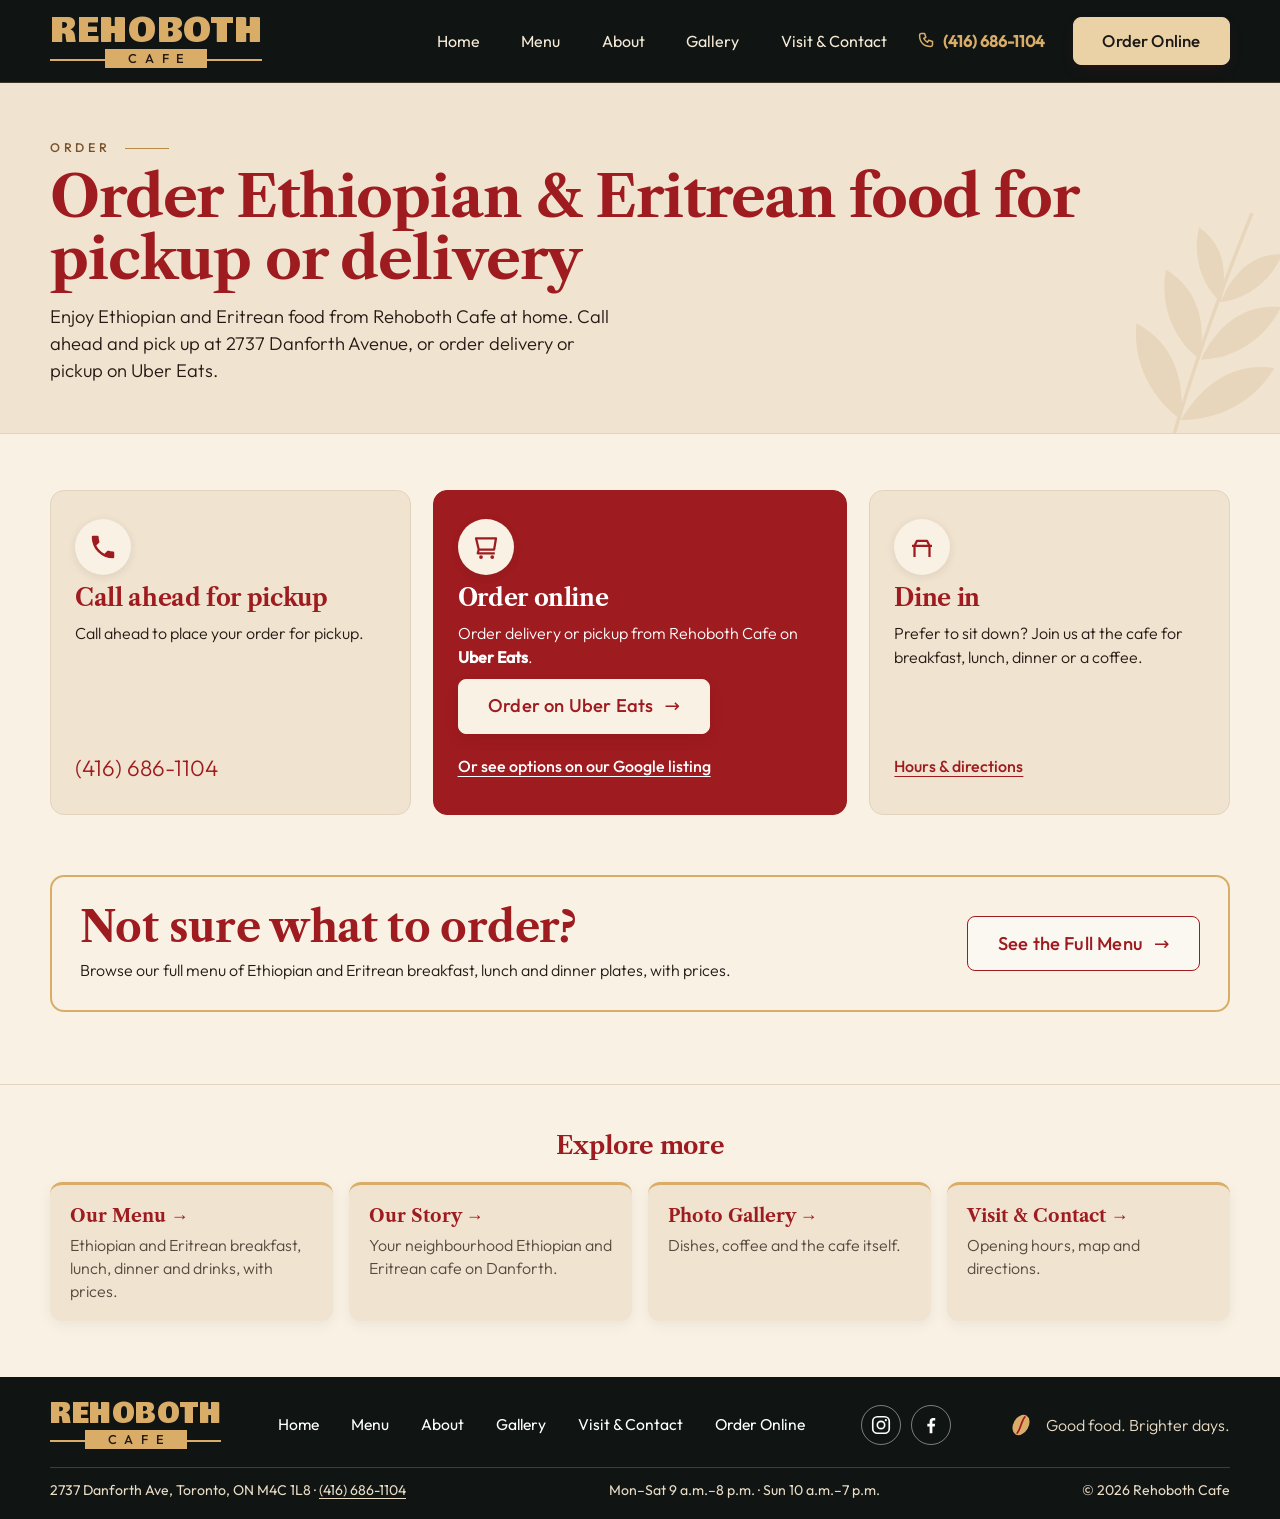
<file: order.html>
<!doctype html>
<html lang="en-CA">
<head>
<meta charset="utf-8">
<meta name="viewport" content="width=device-width, initial-scale=1">
<title>Ethiopian &amp; Eritrean Food Pickup &amp; Delivery | Rehoboth Cafe</title>
<meta name="description" content="Order Ethiopian and Eritrean food from Rehoboth Cafe at 2737 Danforth Ave, Toronto: call (416) 686-1104 for pickup, or order delivery or pickup on Uber Eats.">
<meta name="theme-color" content="#101514">

<!-- PRODUCTION URLS: custom domain https://rehobothcafe.com/ -->
<link rel="canonical" href="https://rehobothcafe.com/order">
<meta property="og:type" content="website">
<meta property="og:locale" content="en_CA">
<meta property="og:site_name" content="Rehoboth Cafe">
<meta property="og:title" content="Ethiopian &amp; Eritrean Food Pickup &amp; Delivery | Rehoboth Cafe">
<meta property="og:description" content="Order Ethiopian and Eritrean food from Rehoboth Cafe on Danforth Avenue.">
<meta property="og:url" content="https://rehobothcafe.com/order">
<meta property="og:image" content="https://rehobothcafe.com/img/rehoboth-cafe-storefront.jpg">
<meta name="twitter:card" content="summary_large_image">

<link rel="icon" href="/favicon.ico" sizes="48x48">
<link rel="icon" href="/favicon.svg" type="image/svg+xml">
<link rel="apple-touch-icon" href="/apple-touch-icon.png">
<link rel="stylesheet" href="styles.css">
<!-- Breadcrumb for Google search results -->
<script type="application/ld+json">
{
  "@context": "https://schema.org",
  "@type": "BreadcrumbList",
  "itemListElement": [
    {
      "@type": "ListItem",
      "position": 1,
      "name": "Home",
      "item": "https://rehobothcafe.com/"
    },
    {
      "@type": "ListItem",
      "position": 2,
      "name": "Order Online",
      "item": "https://rehobothcafe.com/order"
    }
  ]
}
</script>
<script src="script.js" defer></script>
</head>
<body>
<svg width="0" height="0" style="position:absolute" aria-hidden="true" focusable="false">
  <symbol id="leaf-sprig" viewBox="0 0 200 260">
    <path d="M100 255 C98 190 96 120 104 10" fill="none" stroke="currentColor" stroke-width="3"/>
    <path d="M101 200 C70 190 45 165 38 132 C70 138 92 160 101 200Z M101 200 C132 190 157 165 164 132 C132 138 110 160 101 200Z"/>
    <path d="M100 145 C72 135 52 110 48 80 C76 86 95 108 100 145Z M101 145 C129 135 149 110 153 80 C125 86 106 108 101 145Z"/>
    <path d="M102 92 C80 82 66 60 64 36 C86 42 100 62 102 92Z M102 92 C124 82 138 60 140 36 C118 42 104 62 102 92Z"/>
  </symbol>
</svg>
<a class="skip-link" href="#main">Skip to main content</a>

<header class="site-header">
  <div class="container nav-wrap">
    <a href="./" class="logo" aria-label="Rehoboth Cafe home">
      <span class="logo-word" aria-hidden="true">REHOBOTH</span>
      <span class="logo-bar" aria-hidden="true"><span>CAFE</span></span>
    </a>
    <button class="nav-toggle" type="button" aria-controls="primary-nav" aria-expanded="false">
      <span class="visually-hidden">Menu</span>
      <span class="bar" aria-hidden="true"></span><span class="bar" aria-hidden="true"></span><span class="bar" aria-hidden="true"></span>
    </button>
    <nav class="main-nav" id="primary-nav" aria-label="Primary">
      <a href="./">Home</a>
      <a href="menu">Menu</a>
      <a href="about">About</a>
      <a href="gallery">Gallery</a>
      <a href="visit">Visit &amp; Contact</a>
      <a href="order" class="nav-order-link" aria-current="page">Order Online</a>
    </nav>
    <a href="tel:+14166861104" class="nav-phone" aria-label="Call Rehoboth Cafe at (416) 686-1104">
      <svg viewBox="0 0 24 24" width="20" height="20" aria-hidden="true" focusable="false"><path d="M7.5 3h4l1.5 4.5-2.5 1.5a12 12 0 0 0 4.5 4.5l1.5-2.5 4.5 1.5v4a2 2 0 0 1-2 2C10.5 18.5 5.5 13.5 5.5 5a2 2 0 0 1 2-2Z" fill="none" stroke="currentColor" stroke-width="1.8" stroke-linejoin="round"/></svg>
      <span class="nav-phone-number">(416) 686-1104</span>
    </a>
    <a href="order" class="btn btn-solid nav-cta" aria-current="page">Order Online</a>
  </div>
</header>

<main id="main">
  <section class="page-hero">
    <svg class="leaf leaf-hero" aria-hidden="true" focusable="false"><use href="#leaf-sprig"/></svg>
    <div class="container">
      <p class="eyebrow eyebrow-ornate">Order</p>
      <h1>Order Ethiopian &amp; Eritrean food for pickup or delivery</h1>
      <p class="page-hero-text">Enjoy Ethiopian and Eritrean food from Rehoboth Cafe at home. Call ahead and pick up at 2737 Danforth Avenue, or order delivery or pickup on Uber Eats.</p>
    </div>
  </section>

  <section class="order">
    <div class="container order-grid">
      <article class="order-card reveal">
        <span class="order-step" aria-hidden="true">
          <svg viewBox="0 0 24 24" width="30" height="30"><path d="M6.6 10.8a15.1 15.1 0 0 0 6.6 6.6l2.2-2.2a1 1 0 0 1 1-.25 11.4 11.4 0 0 0 3.6.6 1 1 0 0 1 1 1V20a1 1 0 0 1-1 1A17 17 0 0 1 3 4a1 1 0 0 1 1-1h3.5a1 1 0 0 1 1 1 11.4 11.4 0 0 0 .6 3.6 1 1 0 0 1-.25 1Z" fill="currentColor"/></svg>
        </span>
        <h2>Call ahead for pickup</h2>
        <p>Call ahead to place your order for pickup.</p>
        <!-- EDIT: owner to confirm phone orders are accepted. -->
        <p class="info-big"><a href="tel:+14166861104">(416) 686-1104</a></p>
      </article>
      <article class="order-card order-card-main reveal">
        <span class="order-step" aria-hidden="true">
          <svg viewBox="0 0 24 24" width="30" height="30"><path d="M4 5h16l-1.5 9H6.2L4 5Zm2.2 9-.8 3H19" fill="none" stroke="currentColor" stroke-width="1.8" stroke-linejoin="round"/><circle cx="8" cy="20" r="1.5" fill="currentColor"/><circle cx="17" cy="20" r="1.5" fill="currentColor"/></svg>
        </span>
        <h2>Order online</h2>
        <p>Order delivery or pickup from Rehoboth Cafe on <strong>Uber Eats</strong>.</p>
        <!-- Uber Eats listing checked 18 Oct 2026 (REHOBOTH CAFE, 2737 Danforth Ave). EDIT: add DoorDash or SkipTheDishes links here once the owner confirms the cafe's listings. -->
        <a class="btn btn-solid btn-lg" href="https://www.ubereats.com/ca/store/rehoboth-cafe/jhYey4mHVrmGnr6VLw1X4Q" target="_blank" rel="noopener">Order on Uber Eats <span class="arrow" aria-hidden="true">&rarr;</span><span class="visually-hidden"> (opens in a new tab)</span></a>
        <a class="text-link order-alt" href="https://www.google.com/maps/search/?api=1&amp;query=Rehoboth+Cafe+2737+Danforth+Ave+Toronto+ON" target="_blank" rel="noopener">Or see options on our Google listing<span class="visually-hidden"> (opens in a new tab)</span></a>
      </article>
      <article class="order-card reveal">
        <span class="order-step" aria-hidden="true">
          <svg viewBox="0 0 24 24" width="30" height="30"><path d="M4 11h16M6 11v9M18 11v9M8 7h8l2 4H6l2-4Z" fill="none" stroke="currentColor" stroke-width="1.8" stroke-linejoin="round"/></svg>
        </span>
        <h2>Dine in</h2>
        <p>Prefer to sit down? Join us at the cafe for breakfast, lunch, dinner or a coffee.</p>
        <a class="text-link" href="visit">Hours &amp; directions</a>
      </article>
    </div>
  </section>

  <section class="order-menu">
    <div class="container order-menu-inner reveal">
      <div>
        <h2>Not sure what to order?</h2>
        <p>Browse our full menu of Ethiopian and Eritrean breakfast, lunch and dinner plates, with prices.</p>
      </div>
      <a href="menu" class="btn btn-outline btn-lg">See the Full Menu <span class="arrow" aria-hidden="true">&rarr;</span></a>
    </div>
  </section>
  <nav class="explore" aria-labelledby="explore-title">
    <div class="container">
      <h2 class="explore-title" id="explore-title">Explore more</h2>
      <ul class="explore-list">
        <li><a class="explore-card" href="menu"><span class="explore-name">Our Menu <span class="arrow" aria-hidden="true">&rarr;</span></span><span class="explore-desc">Ethiopian and Eritrean breakfast, lunch, dinner and drinks, with prices.</span></a></li>
        <li><a class="explore-card" href="about"><span class="explore-name">Our Story <span class="arrow" aria-hidden="true">&rarr;</span></span><span class="explore-desc">Your neighbourhood Ethiopian and Eritrean cafe on Danforth.</span></a></li>
        <li><a class="explore-card" href="gallery"><span class="explore-name">Photo Gallery <span class="arrow" aria-hidden="true">&rarr;</span></span><span class="explore-desc">Dishes, coffee and the cafe itself.</span></a></li>
        <li><a class="explore-card" href="visit"><span class="explore-name">Visit &amp; Contact <span class="arrow" aria-hidden="true">&rarr;</span></span><span class="explore-desc">Opening hours, map and directions.</span></a></li>
      </ul>
    </div>
  </nav>
</main>

<footer class="site-footer">
  <div class="container footer-wrap">
    <a href="./" class="logo logo-light" aria-label="Rehoboth Cafe home">
      <span class="logo-word" aria-hidden="true">REHOBOTH</span>
      <span class="logo-bar" aria-hidden="true"><span>CAFE</span></span>
    </a>
    <nav class="footer-nav" aria-label="Footer">
      <a href="./">Home</a>
      <a href="menu">Menu</a>
      <a href="about">About</a>
      <a href="gallery">Gallery</a>
      <a href="visit">Visit &amp; Contact</a>
      <a href="order">Order Online</a>
    </nav>
    <div class="footer-social">
      <a href="https://www.instagram.com/rehobothcafetoronto/" target="_blank" rel="noopener" aria-label="Rehoboth Cafe on Instagram (opens in a new tab)">
        <svg viewBox="0 0 24 24" width="22" height="22" aria-hidden="true" focusable="false"><rect x="3" y="3" width="18" height="18" rx="5" fill="none" stroke="currentColor" stroke-width="1.8"/><circle cx="12" cy="12" r="4" fill="none" stroke="currentColor" stroke-width="1.8"/><circle cx="17.3" cy="6.7" r="1.2" fill="currentColor"/></svg>
      </a>
      <a href="https://www.facebook.com/rehobothcafetoronto" target="_blank" rel="noopener" aria-label="Rehoboth Cafe on Facebook (opens in a new tab)">
        <svg viewBox="0 0 24 24" width="22" height="22" aria-hidden="true" focusable="false"><path d="M13.5 21v-7.5h2.6l.4-3h-3V8.6c0-.9.3-1.5 1.5-1.5h1.6V4.4c-.3 0-1.2-.1-2.3-.1-2.3 0-3.8 1.4-3.8 3.9v2.3H8v3h2.5V21h3Z" fill="currentColor"/></svg>
      </a>
    </div>
    <p class="tagline">
      <svg viewBox="0 0 24 24" width="26" height="26" aria-hidden="true" focusable="false"><ellipse cx="12" cy="12" rx="7" ry="10" transform="rotate(30 12 12)" style="fill: var(--bean)"/><path d="M8 20c4-4 4-12 8-16" style="stroke: var(--red)" stroke-width="1.6" fill="none"/></svg>
      Good food. Brighter days.
    </p>
  </div>
  <div class="container footer-base">
    <address>2737 Danforth Ave, Toronto, ON M4C 1L8 &middot; <a href="tel:+14166861104">(416) 686-1104</a></address>
    <p>Mon&ndash;Sat 9 a.m.&ndash;8 p.m. &middot; Sun 10 a.m.&ndash;7 p.m.</p>
    <p>&copy; <span id="year">2026</span> Rehoboth Cafe</p>
  </div>
</footer>
</body>
</html>
</file>
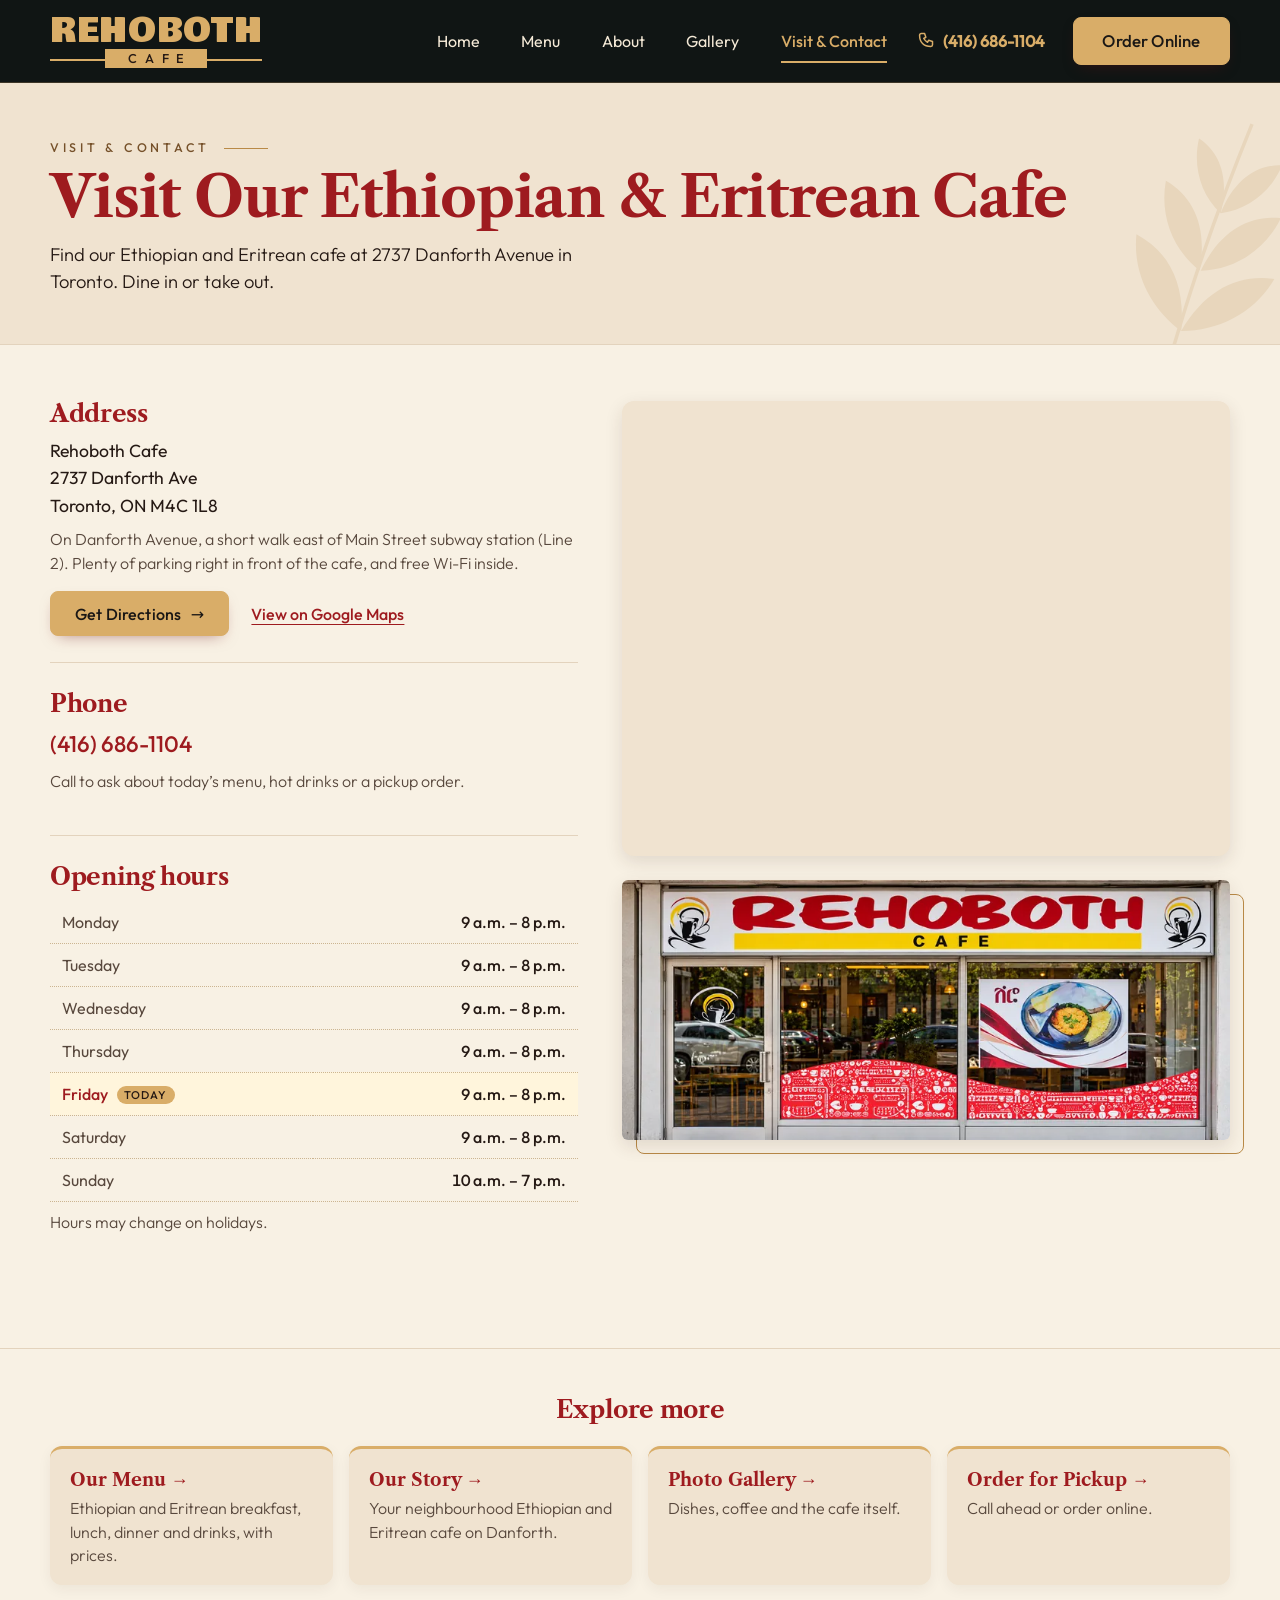
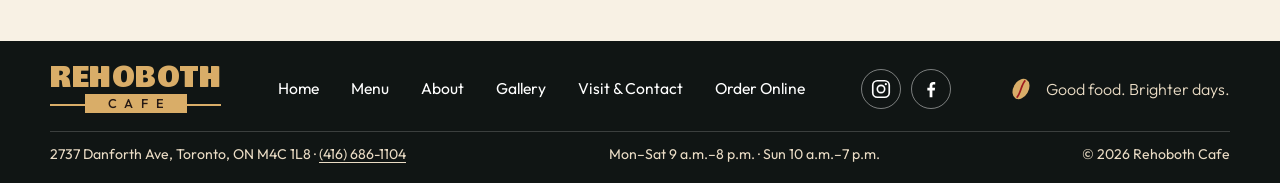
<file: visit.html>
<!doctype html>
<html lang="en-CA">
<head>
<meta charset="utf-8">
<meta name="viewport" content="width=device-width, initial-scale=1">
<title>Hours &amp; Directions | Rehoboth Ethiopian &amp; Eritrean Cafe</title>
<meta name="description" content="Rehoboth Cafe, Ethiopian and Eritrean cafe at 2737 Danforth Ave, Toronto, ON M4C 1L8. Open 7 days: Mon&ndash;Sat 9 a.m.&ndash;8 p.m., Sun 10 a.m.&ndash;7 p.m. Phone, map and directions.">
<meta name="theme-color" content="#101514">

<!-- PRODUCTION URLS: custom domain https://rehobothcafe.com/ -->
<link rel="canonical" href="https://rehobothcafe.com/visit">
<meta property="og:type" content="website">
<meta property="og:locale" content="en_CA">
<meta property="og:site_name" content="Rehoboth Cafe">
<meta property="og:title" content="Hours &amp; Directions | Rehoboth Ethiopian &amp; Eritrean Cafe">
<meta property="og:description" content="Address, hours, phone and directions for Rehoboth Cafe, an Ethiopian and Eritrean cafe on Danforth Avenue.">
<meta property="og:url" content="https://rehobothcafe.com/visit">
<meta property="og:image" content="https://rehobothcafe.com/img/rehoboth-cafe-storefront.jpg">
<meta name="twitter:card" content="summary_large_image">

<link rel="icon" href="/favicon.ico" sizes="48x48">
<link rel="icon" href="/favicon.svg" type="image/svg+xml">
<link rel="apple-touch-icon" href="/apple-touch-icon.png">
<link rel="stylesheet" href="styles.css">
<!-- Business details for Google. Keep identical to the JSON-LD in index.html. -->
<script type="application/ld+json">
{
  "@context": "https://schema.org",
  "@type": "CafeOrCoffeeShop",
  "@id": "https://rehobothcafe.com/#cafe",
  "name": "Rehoboth Cafe",
  "description": "Ethiopian and Eritrean restaurant and cafe on Danforth Avenue in Toronto serving breakfast, lunch, dinner and freshly brewed coffee.",
  "servesCuisine": [
    "Ethiopian",
    "Eritrean",
    "Coffee"
  ],
  "priceRange": "$$",
  "url": "https://rehobothcafe.com/",
  "image": "https://rehobothcafe.com/img/rehoboth-cafe-storefront.jpg",
  "sameAs": [
    "https://www.instagram.com/rehobothcafetoronto/",
    "https://www.facebook.com/rehobothcafetoronto"
  ],
  "telephone": "+1-416-686-1104",
  "geo": {
    "@type": "GeoCoordinates",
    "latitude": 43.6889002,
    "longitude": -79.2974896
  },
  "openingHoursSpecification": [
    {
      "@type": "OpeningHoursSpecification",
      "dayOfWeek": [
        "Monday",
        "Tuesday",
        "Wednesday",
        "Thursday",
        "Friday",
        "Saturday"
      ],
      "opens": "09:00",
      "closes": "20:00"
    },
    {
      "@type": "OpeningHoursSpecification",
      "dayOfWeek": "Sunday",
      "opens": "10:00",
      "closes": "19:00"
    }
  ],
  "address": {
    "@type": "PostalAddress",
    "streetAddress": "2737 Danforth Ave",
    "addressLocality": "Toronto",
    "addressRegion": "ON",
    "postalCode": "M4C 1L8",
    "addressCountry": "CA"
  },
  "hasMenu": "https://rehobothcafe.com/menu",
  "hasMap": "https://www.google.com/maps/search/?api=1&query=Rehoboth+Cafe+2737+Danforth+Ave+Toronto+ON+M4C+1L8"
}
</script>
<!-- Breadcrumb for Google search results -->
<script type="application/ld+json">
{
  "@context": "https://schema.org",
  "@type": "BreadcrumbList",
  "itemListElement": [
    {
      "@type": "ListItem",
      "position": 1,
      "name": "Home",
      "item": "https://rehobothcafe.com/"
    },
    {
      "@type": "ListItem",
      "position": 2,
      "name": "Visit & Contact",
      "item": "https://rehobothcafe.com/visit"
    }
  ]
}
</script>
<script src="script.js" defer></script>
</head>
<body>
<svg width="0" height="0" style="position:absolute" aria-hidden="true" focusable="false">
  <symbol id="leaf-sprig" viewBox="0 0 200 260">
    <path d="M100 255 C98 190 96 120 104 10" fill="none" stroke="currentColor" stroke-width="3"/>
    <path d="M101 200 C70 190 45 165 38 132 C70 138 92 160 101 200Z M101 200 C132 190 157 165 164 132 C132 138 110 160 101 200Z"/>
    <path d="M100 145 C72 135 52 110 48 80 C76 86 95 108 100 145Z M101 145 C129 135 149 110 153 80 C125 86 106 108 101 145Z"/>
    <path d="M102 92 C80 82 66 60 64 36 C86 42 100 62 102 92Z M102 92 C124 82 138 60 140 36 C118 42 104 62 102 92Z"/>
  </symbol>
</svg>
<a class="skip-link" href="#main">Skip to main content</a>

<header class="site-header">
  <div class="container nav-wrap">
    <a href="./" class="logo" aria-label="Rehoboth Cafe home">
      <span class="logo-word" aria-hidden="true">REHOBOTH</span>
      <span class="logo-bar" aria-hidden="true"><span>CAFE</span></span>
    </a>
    <button class="nav-toggle" type="button" aria-controls="primary-nav" aria-expanded="false">
      <span class="visually-hidden">Menu</span>
      <span class="bar" aria-hidden="true"></span><span class="bar" aria-hidden="true"></span><span class="bar" aria-hidden="true"></span>
    </button>
    <nav class="main-nav" id="primary-nav" aria-label="Primary">
      <a href="./">Home</a>
      <a href="menu">Menu</a>
      <a href="about">About</a>
      <a href="gallery">Gallery</a>
      <a href="visit" aria-current="page">Visit &amp; Contact</a>
      <a href="order" class="nav-order-link">Order Online</a>
    </nav>
    <a href="tel:+14166861104" class="nav-phone" aria-label="Call Rehoboth Cafe at (416) 686-1104">
      <svg viewBox="0 0 24 24" width="20" height="20" aria-hidden="true" focusable="false"><path d="M7.5 3h4l1.5 4.5-2.5 1.5a12 12 0 0 0 4.5 4.5l1.5-2.5 4.5 1.5v4a2 2 0 0 1-2 2C10.5 18.5 5.5 13.5 5.5 5a2 2 0 0 1 2-2Z" fill="none" stroke="currentColor" stroke-width="1.8" stroke-linejoin="round"/></svg>
      <span class="nav-phone-number">(416) 686-1104</span>
    </a>
    <a href="order" class="btn btn-solid nav-cta">Order Online</a>
  </div>
</header>

<main id="main">
  <section class="page-hero">
    <svg class="leaf leaf-hero" aria-hidden="true" focusable="false"><use href="#leaf-sprig"/></svg>
    <div class="container">
      <p class="eyebrow eyebrow-ornate">Visit &amp; contact</p>
      <h1>Visit Our Ethiopian &amp; Eritrean Cafe</h1>
      <p class="page-hero-text">Find our Ethiopian and Eritrean cafe at 2737 Danforth Avenue in Toronto. Dine in or take out.</p>
    </div>
  </section>

  <section class="contact">
    <div class="container contact-grid">
      <div class="contact-info">
        <!-- EDIT: address, phone and hours come from the Google Maps listing (checked 16 Oct 2026). Owner to confirm.
             Keep them identical to the Google Business Profile, the footer and the JSON-LD on index.html. -->
        <div class="info-block">
          <h2>Address</h2>
          <address>Rehoboth Cafe<br>2737 Danforth Ave<br>Toronto, ON M4C 1L8</address>
          <p class="info-sub">On Danforth Avenue, a short walk east of Main Street subway station (Line 2). Plenty of parking right in front of the cafe, and free Wi-Fi inside.</p>
          <div class="visit-actions">
            <a class="btn btn-solid" href="https://www.google.com/maps/dir/?api=1&amp;destination=Rehoboth+Cafe%2C+2737+Danforth+Ave%2C+Toronto%2C+ON+M4C+1L8" target="_blank" rel="noopener">Get Directions <span class="arrow" aria-hidden="true">&rarr;</span><span class="visually-hidden"> (opens in a new tab)</span></a>
            <a class="text-link" href="https://www.google.com/maps/search/?api=1&amp;query=Rehoboth+Cafe+2737+Danforth+Ave+Toronto+ON" target="_blank" rel="noopener">View on Google Maps<span class="visually-hidden"> (opens in a new tab)</span></a>
          </div>
        </div>
        <div class="info-block">
          <h2>Phone</h2>
          <p class="info-big"><a href="tel:+14166861104">(416) 686-1104</a></p>
          <p class="info-sub">Call to ask about today&rsquo;s menu, hot drinks or a pickup order.</p>
          <!-- EDIT: add an email address or social media links here once the owner confirms them. -->
        </div>
        <div class="info-block">
          <h2>Opening hours</h2>
          <table class="hours-table">
            <caption class="visually-hidden">Opening hours by day</caption>
            <tbody>
            <tr data-day="0"><th scope="row">Monday</th><td>9 a.m. &ndash; 8 p.m.</td></tr>
            <tr data-day="1"><th scope="row">Tuesday</th><td>9 a.m. &ndash; 8 p.m.</td></tr>
            <tr data-day="2"><th scope="row">Wednesday</th><td>9 a.m. &ndash; 8 p.m.</td></tr>
            <tr data-day="3"><th scope="row">Thursday</th><td>9 a.m. &ndash; 8 p.m.</td></tr>
            <tr data-day="4"><th scope="row">Friday</th><td>9 a.m. &ndash; 8 p.m.</td></tr>
            <tr data-day="5"><th scope="row">Saturday</th><td>9 a.m. &ndash; 8 p.m.</td></tr>
            <tr data-day="6"><th scope="row">Sunday</th><td>10 a.m. &ndash; 7 p.m.</td></tr>
            </tbody>
          </table>
          <p class="info-sub">Hours may change on holidays.</p>
        </div>
      </div>
      <div class="contact-media">
        <div class="map-frame">
          <iframe title="Map showing Rehoboth Cafe at 2737 Danforth Ave, Toronto"
                  src="https://maps.google.com/maps?q=43.6889002,-79.2974896&amp;z=17&amp;output=embed"
                  width="600" height="450" loading="lazy" referrerpolicy="no-referrer-when-downgrade" allowfullscreen></iframe>
        </div>
        <picture class="storefront">
          <source srcset="img/rehoboth-cafe-storefront-800.webp 800w, img/rehoboth-cafe-storefront.webp 1600w" sizes="(max-width: 680px) 100vw, 60vw" type="image/webp">
          <img src="img/rehoboth-cafe-storefront.jpg" width="1600" height="684" loading="lazy" decoding="async"
               alt="Rehoboth Cafe storefront on Danforth Avenue with its red and yellow sign">
        </picture>
      </div>
    </div>
  </section>
  <nav class="explore" aria-labelledby="explore-title">
    <div class="container">
      <h2 class="explore-title" id="explore-title">Explore more</h2>
      <ul class="explore-list">
        <li><a class="explore-card" href="menu"><span class="explore-name">Our Menu <span class="arrow" aria-hidden="true">&rarr;</span></span><span class="explore-desc">Ethiopian and Eritrean breakfast, lunch, dinner and drinks, with prices.</span></a></li>
        <li><a class="explore-card" href="about"><span class="explore-name">Our Story <span class="arrow" aria-hidden="true">&rarr;</span></span><span class="explore-desc">Your neighbourhood Ethiopian and Eritrean cafe on Danforth.</span></a></li>
        <li><a class="explore-card" href="gallery"><span class="explore-name">Photo Gallery <span class="arrow" aria-hidden="true">&rarr;</span></span><span class="explore-desc">Dishes, coffee and the cafe itself.</span></a></li>
        <li><a class="explore-card" href="order"><span class="explore-name">Order for Pickup <span class="arrow" aria-hidden="true">&rarr;</span></span><span class="explore-desc">Call ahead or order online.</span></a></li>
      </ul>
    </div>
  </nav>
</main>

<footer class="site-footer">
  <div class="container footer-wrap">
    <a href="./" class="logo logo-light" aria-label="Rehoboth Cafe home">
      <span class="logo-word" aria-hidden="true">REHOBOTH</span>
      <span class="logo-bar" aria-hidden="true"><span>CAFE</span></span>
    </a>
    <nav class="footer-nav" aria-label="Footer">
      <a href="./">Home</a>
      <a href="menu">Menu</a>
      <a href="about">About</a>
      <a href="gallery">Gallery</a>
      <a href="visit">Visit &amp; Contact</a>
      <a href="order">Order Online</a>
    </nav>
    <div class="footer-social">
      <a href="https://www.instagram.com/rehobothcafetoronto/" target="_blank" rel="noopener" aria-label="Rehoboth Cafe on Instagram (opens in a new tab)">
        <svg viewBox="0 0 24 24" width="22" height="22" aria-hidden="true" focusable="false"><rect x="3" y="3" width="18" height="18" rx="5" fill="none" stroke="currentColor" stroke-width="1.8"/><circle cx="12" cy="12" r="4" fill="none" stroke="currentColor" stroke-width="1.8"/><circle cx="17.3" cy="6.7" r="1.2" fill="currentColor"/></svg>
      </a>
      <a href="https://www.facebook.com/rehobothcafetoronto" target="_blank" rel="noopener" aria-label="Rehoboth Cafe on Facebook (opens in a new tab)">
        <svg viewBox="0 0 24 24" width="22" height="22" aria-hidden="true" focusable="false"><path d="M13.5 21v-7.5h2.6l.4-3h-3V8.6c0-.9.3-1.5 1.5-1.5h1.6V4.4c-.3 0-1.2-.1-2.3-.1-2.3 0-3.8 1.4-3.8 3.9v2.3H8v3h2.5V21h3Z" fill="currentColor"/></svg>
      </a>
    </div>
    <p class="tagline">
      <svg viewBox="0 0 24 24" width="26" height="26" aria-hidden="true" focusable="false"><ellipse cx="12" cy="12" rx="7" ry="10" transform="rotate(30 12 12)" style="fill: var(--bean)"/><path d="M8 20c4-4 4-12 8-16" style="stroke: var(--red)" stroke-width="1.6" fill="none"/></svg>
      Good food. Brighter days.
    </p>
  </div>
  <div class="container footer-base">
    <address>2737 Danforth Ave, Toronto, ON M4C 1L8 &middot; <a href="tel:+14166861104">(416) 686-1104</a></address>
    <p>Mon&ndash;Sat 9 a.m.&ndash;8 p.m. &middot; Sun 10 a.m.&ndash;7 p.m.</p>
    <p>&copy; <span id="year">2026</span> Rehoboth Cafe</p>
  </div>
</footer>
</body>
</html>
</file>
<file: styles.css>
/* ================= Fonts =================
   Self-hosted copies of the Google Fonts files (Latin letters only), so phones do not wait on a second server.
   The Amharic font is cut down to the letters used on the site; new Amharic letters fall back to the phone's own Ethiopic font. */
@font-face { font-family: "Bowlby One"; font-weight: 400; font-display: swap; src: url(fonts/bowlby-one-latin.woff2) format("woff2"); unicode-range: U+0000-00FF, U+0131, U+0152-0153, U+02BB-02BC, U+02C6, U+02DA, U+02DC, U+0304, U+0308, U+0329, U+2000-206F, U+20AC, U+2122, U+2191, U+2193, U+2212, U+2215, U+FEFF, U+FFFD; }
@font-face { font-family: "Libre Caslon Text"; font-weight: 700; font-display: swap; src: url(fonts/libre-caslon-text-700-latin.woff2) format("woff2"); unicode-range: U+0000-00FF, U+0131, U+0152-0153, U+02BB-02BC, U+02C6, U+02DA, U+02DC, U+0304, U+0308, U+0329, U+2000-206F, U+20AC, U+2122, U+2191, U+2193, U+2212, U+2215, U+FEFF, U+FFFD; }
@font-face { font-family: "Outfit"; font-weight: 300; font-display: swap; src: url(fonts/outfit-latin.woff2) format("woff2"); unicode-range: U+0000-00FF, U+0131, U+0152-0153, U+02BB-02BC, U+02C6, U+02DA, U+02DC, U+0304, U+0308, U+0329, U+2000-206F, U+20AC, U+2122, U+2191, U+2193, U+2212, U+2215, U+FEFF, U+FFFD; }
@font-face { font-family: "Outfit"; font-weight: 400; font-display: swap; src: url(fonts/outfit-latin.woff2) format("woff2"); unicode-range: U+0000-00FF, U+0131, U+0152-0153, U+02BB-02BC, U+02C6, U+02DA, U+02DC, U+0304, U+0308, U+0329, U+2000-206F, U+20AC, U+2122, U+2191, U+2193, U+2212, U+2215, U+FEFF, U+FFFD; }
@font-face { font-family: "Outfit"; font-weight: 500; font-display: swap; src: url(fonts/outfit-latin.woff2) format("woff2"); unicode-range: U+0000-00FF, U+0131, U+0152-0153, U+02BB-02BC, U+02C6, U+02DA, U+02DC, U+0304, U+0308, U+0329, U+2000-206F, U+20AC, U+2122, U+2191, U+2193, U+2212, U+2215, U+FEFF, U+FFFD; }
@font-face { font-family: "Noto Sans Ethiopic"; font-weight: 500; font-display: swap; src: url(fonts/noto-sans-ethiopic-subset.woff2) format("woff2"); unicode-range: U+1203, U+120b, U+120d, U+1218, U+121a-121b, U+121d, U+122b-122e, U+1233, U+1235, U+123b, U+123d, U+1240-1241, U+1243, U+1245, U+1260-1261, U+1264-1265, U+1275-1276, U+127a, U+127d, U+1293, U+1295-1296, U+12a0, U+12a5, U+12a9-12ab, U+12ad, U+12c8, U+12cb, U+12cd, U+12db, U+12dd, U+12e9, U+12eb, U+12ed, U+1305, U+1308, U+130e, U+1320, U+1323, U+1325-1326, U+1328, U+1349, U+134d-134e, U+1351; }
@font-face { font-family: "Noto Sans Ethiopic"; font-weight: 600; font-display: swap; src: url(fonts/noto-sans-ethiopic-subset.woff2) format("woff2"); unicode-range: U+1203, U+120b, U+120d, U+1218, U+121a-121b, U+121d, U+122b-122e, U+1233, U+1235, U+123b, U+123d, U+1240-1241, U+1243, U+1245, U+1260-1261, U+1264-1265, U+1275-1276, U+127a, U+127d, U+1293, U+1295-1296, U+12a0, U+12a5, U+12a9-12ab, U+12ad, U+12c8, U+12cb, U+12cd, U+12db, U+12dd, U+12e9, U+12eb, U+12ed, U+1305, U+1308, U+130e, U+1320, U+1323, U+1325-1326, U+1328, U+1349, U+134d-134e, U+1351; }

:root {
  /* Red and gold brand palette */
  --red: #9e1b1f;
  --red-dark: #6e1215;
  --gold: #d9ad68;
  --gold-line: #b98a47;
  --gold-dark: #76512a;
  --gold-light: #e8c58a;
  --cream: #f8f1e4;
  --cream-2: #f0e3d0;
  --text: #251914;
  --text-soft: #58483d;
  --text-muted: #675649;
  --white: #fff;
  --black: #000;
  --focus: #1f5fbf;

  /* Supporting tones */
  --coffee: #1a1715;        /* dark panels, slideshow, hero base */
  --charcoal: #101514;      /* header, highlights strip, footer */
  --charcoal-2: #141b1a;    /* dark menu cards */
  --on-dark: #f3e8d8;       /* body text on dark */
  --on-dark-strong: #fff8ec;
  --on-dark-soft: #e0d4c0;
  --nav-text: #f5ead7;
  --gold-hover: #edc88c;
  --coffee-text: #f4e8d6;
  --star: #86602f;
  --bean: #d9ad68;
  --gold-pale: #ead2a6;
  --tag-gold: #edd3a1;
  --peach: #eadcc5;
  --today: #fff5dc;
  --line: #e3d3bd;
  --line-strong: #dbc6a9;
  --line-soft: #e9dcc8;
  --line-warm: #ccb591;
  --line-muted: #bea886;
  --dot: #b9a17e;
  --green: #5b7f3a;
  --green-dark: #4a6b2e;
  --open-bg: #e3f0d8;
  --open-text: #2f5418;
  --closed-bg: #f6dede;
  /* Instagram brand colours: only the pink to blue part sits behind text (white text 5.1:1 or more) */
  --ig-orange: #f58529;
  --ig-pink: #c13584;
  --ig-purple: #8134af;
  --ig-blue: #515bd4;

  /* Channels for translucent colours: rgba(var(--x-rgb), alpha) */
  --shadow-rgb: 57, 36, 21;
  --coffee-rgb: 26, 23, 21;
  --overlay-rgb: 20, 10, 7;   /* warm photo overlays */
  --charcoal-rgb: 9, 10, 9;   /* cool photo overlays */
  --overlay-2-rgb: 25, 17, 12;
  --red-rgb: 158, 27, 31;
  --red-dark-rgb: 110, 18, 21;
  --gold-rgb: 217, 173, 104;
  --gold-line-rgb: 185, 138, 71;
  --cream-rgb: 248, 241, 228;
  --white-rgb: 255, 255, 255;
  --black-rgb: 0, 0, 0;

  --serif: "Libre Caslon Text", Georgia, "Times New Roman", serif;
  --sans: "Outfit", system-ui, -apple-system, "Segoe UI", sans-serif;
  --header-h: 82px;
}

*, *::before, *::after { box-sizing: border-box; }
* { margin: 0; padding: 0; }
html { scroll-behavior: smooth; scroll-padding-top: var(--header-h); -webkit-text-size-adjust: 100%; }
body { font-family: var(--sans); color: var(--text); background: var(--cream); line-height: 1.5; overflow-x: clip; }
img { display: block; max-width: 100%; height: auto; }
picture { display: block; }
/* Wrapper that only adds a JPEG fallback for browsers without WebP; the image itself does the layout */
.webp-fallback { display: contents; }
.webp-fallback source { display: none; }
a { color: inherit; text-decoration: none; }
ul { list-style: none; }
address { font-style: normal; }

.container { width: min(1180px, 100% - 32px); margin-inline: auto; }
.center { text-align: center; }

.visually-hidden {
  position: absolute !important; width: 1px; height: 1px; padding: 0; margin: -1px;
  overflow: hidden; clip: rect(0 0 0 0); white-space: nowrap; border: 0;
}

/* ---------- Focus & skip link ---------- */
:focus-visible { outline: 3px solid var(--focus); outline-offset: 3px; border-radius: 4px; }
.site-footer :focus-visible { outline-color: var(--white); }
.site-header :focus-visible { outline-color: var(--gold-pale); }
.skip-link {
  position: absolute; left: 16px; top: -100px; z-index: 100;
  background: var(--red); color: var(--white); padding: 10px 16px; border-radius: 6px; font-weight: 500;
}
.skip-link:focus { top: 12px; }

/* ---------- Logo ---------- */
.logo { display: inline-flex; flex-direction: column; align-items: center; line-height: 1; flex-shrink: 0; }
.logo-word { font-family: "Bowlby One", var(--sans); font-size: 2.1rem; letter-spacing: .02em; color: var(--gold); }
.logo-bar { position: relative; width: 100%; display: flex; justify-content: center; margin-top: 2px; }
.logo-bar::before { content: ""; position: absolute; left: 0; right: 0; top: 50%; height: 2px; background: var(--gold); }
.logo-bar span {
  position: relative; background: var(--gold); color: var(--text);
  font-weight: 500; font-size: .8rem; letter-spacing: .6em; padding: 3px 1.2em 3px 1.8em;
}
.logo-light .logo-word { color: var(--gold); font-size: 1.7rem; }

/* ---------- Buttons ---------- */
.btn {
  display: inline-flex; align-items: center; justify-content: center; gap: .6em;
  min-height: 44px; padding: .6em 1.5em; border-radius: 8px; font-weight: 500;
  border: 1.5px solid var(--red); transition: background-color .2s, color .2s, transform .2s;
}
.btn:hover { transform: translateY(-1px); }
.btn-solid { background: var(--gold); color: var(--coffee); border-color: var(--gold); }
.btn-solid:hover { background: var(--gold-pale); border-color: var(--gold-pale); }
.btn-outline { color: var(--red); background: rgba(var(--white-rgb), .55); }
.btn-outline:hover { background: var(--red); color: var(--white); }
.btn-lg { font-size: 1.15rem; padding: .7em 1.6em; }
.arrow { transition: transform .2s; }
.btn:hover .arrow { transform: translateX(3px); }

/* ---------- Header ---------- */
.site-header {
  position: sticky; top: 0; z-index: 50;
  background: var(--charcoal); border-bottom: 1px solid rgba(var(--gold-rgb), .22);
}
.nav-wrap { display: flex; align-items: center; justify-content: space-between; gap: 24px; height: var(--header-h); }
.main-nav { display: flex; gap: 2.6rem; }
.main-nav a { position: relative; padding: 6px 0; color: var(--nav-text); }
.main-nav a:hover { color: var(--gold); }
.main-nav a[aria-current] { color: var(--gold); font-weight: 500; }
.main-nav a[aria-current]::after {
  content: ""; position: absolute; left: 0; right: 0; bottom: -4px; height: 2px; background: var(--gold);
}
.nav-cta { font-size: 1.05rem; padding: .6em 1.7em; }
.nav-toggle {
  display: none; background: none; border: 0; cursor: pointer;
  width: 44px; height: 44px; padding: 10px; border-radius: 6px;
}
.nav-toggle .bar { display: block; width: 24px; height: 2px; background: var(--gold); margin: 5px 0; transition: transform .2s, opacity .2s; }
.site-header.open .nav-toggle .bar:nth-child(2) { transform: translateY(7px) rotate(45deg); }
.site-header.open .nav-toggle .bar:nth-child(3) { opacity: 0; }
.site-header.open .nav-toggle .bar:nth-child(4) { transform: translateY(-7px) rotate(-45deg); }

/* ---------- Hero ---------- */
.hero { position: relative; isolation: isolate; overflow: hidden; min-height: 545px; display: flex; align-items: center; background: var(--coffee); color: var(--white); }
.hero-photo { position: absolute; top: 0; right: 0; bottom: 0; left: 0; width: 100%; z-index: -2; }
.hero-photo img {
  width: 100%; height: 100%; object-fit: cover; object-position: center;
}
.hero::before {
  content: ""; position: absolute; top: 0; right: 0; bottom: 0; left: 0; z-index: -1;
  background: linear-gradient(90deg, rgba(var(--overlay-rgb), .96) 0%, rgba(var(--overlay-rgb), .88) 28%, rgba(var(--overlay-rgb), .48) 53%, rgba(var(--overlay-rgb), .08) 100%);
}
.hero-content { position: relative; padding: 72px 0; }
.hero h1 {
  color: var(--gold-pale); text-transform: uppercase; letter-spacing: .2em;
  font-size: .85rem; font-weight: 500; line-height: 1.4; margin-bottom: .9rem;
}
.slogan {
  font-family: var(--serif); font-weight: 700; color: var(--white);
  font-size: clamp(2.5rem, 6vw, 4.6rem); line-height: 1.04; letter-spacing: -.02em;
}
.hero-text { font-size: clamp(1.1rem, 2vw, 1.55rem); font-weight: 300; max-width: 430px; margin: 1.2rem 0 1.6rem; line-height: 1.3; }
.hero .btn-solid { background: var(--gold); border-color: var(--gold); color: var(--coffee); }
.hero .btn-solid:hover { background: var(--gold-pale); border-color: var(--gold-pale); }
.hero .btn-outline { background: rgba(var(--overlay-rgb), .24); border-color: var(--gold-pale); color: var(--white); }
.hero .btn-outline:hover { background: var(--gold-pale); color: var(--coffee); }
.btn-row { display: flex; gap: 16px; flex-wrap: wrap; }

/* ---------- Menu preview ---------- */
.menu-preview { padding: 34px 0 30px; }
.eyebrow { color: var(--gold-dark); text-transform: uppercase; letter-spacing: .3em; font-size: .78rem; font-weight: 500; margin-bottom: .5rem; }
h2 { font-family: var(--serif); font-weight: 700; color: var(--red); font-size: clamp(1.8rem, 4vw, 2.6rem); line-height: 1.12; letter-spacing: -.015em; text-wrap: balance; }
.cards { display: grid; grid-template-columns: repeat(6, minmax(0, 1fr)); gap: 18px; margin-top: 22px; }
.cards .card { grid-column: span 2; }
/* 5 cards: 3 on top, last 2 centred underneath */
.cards .card:nth-child(4):nth-last-child(2) { grid-column: 2 / span 2; }
.card { background: var(--cream-2); border-radius: 12px; overflow: hidden; box-shadow: 0 4px 14px rgba(var(--shadow-rgb), .08); transition: transform .25s, box-shadow .25s; }
.card:hover { transform: translateY(-4px); box-shadow: 0 10px 24px rgba(var(--shadow-rgb), .14); }
.card-link { display: block; height: 100%; }
.card-link:focus-visible { outline: 3px solid var(--focus); outline-offset: -3px; border-radius: 12px; }
.card img { width: 100%; aspect-ratio: 5 / 3; object-fit: cover; }
.card-body { text-align: center; padding: 16px 18px 20px; border-radius: 12px 12px 0 0; margin-top: -10px; position: relative; background: var(--cream-2); }
.card h3 { font-family: var(--serif); font-weight: 700; color: var(--red); font-size: 1.5rem; margin-bottom: .25rem; }
.card p { font-weight: 300; font-size: 1rem; max-width: 30ch; margin: 0 auto; line-height: 1.4; }
.card-action { display: inline-block; margin-top: 14px; color: var(--red); font-size: .9rem; font-weight: 500; border-bottom: 1px solid var(--gold); }

/* ---------- Story ---------- */
.story { display: grid; grid-template-columns: 53% 1fr; background: var(--cream-2); }
.story-img img { width: 100%; height: 100%; object-fit: cover; min-height: 260px; }
.story-text { padding: 44px; align-self: center; }
.story-text h2 { max-width: 15ch; }
.story-text p { font-weight: 300; font-size: 1.08rem; margin-top: 1.3rem; max-width: 420px; line-height: 1.45; }

/* ---------- Visit ---------- */
.visit { padding: 34px 0 28px; }
.visit-grid { display: grid; grid-template-columns: 40% 1fr; gap: 40px; align-items: center; }
.visit-text > p:not(.eyebrow) { font-weight: 300; font-size: 1.08rem; margin: 1.2rem 0 1rem; max-width: 340px; line-height: 1.45; }
.visit-text address { font-size: 1.05rem; line-height: 1.5; margin-bottom: 1.5rem; }
.visit-text address strong { color: var(--red); font-weight: 500; }
.storefront img { width: 100%; border-radius: 6px; box-shadow: 0 6px 18px rgba(var(--shadow-rgb), .12); aspect-ratio: 1600 / 684; object-fit: cover; }

/* ---------- Footer ---------- */
.site-footer { background: var(--charcoal); color: var(--white); }
.footer-wrap { display: flex; align-items: center; justify-content: space-between; gap: 24px; padding: 24px 0 18px; flex-wrap: wrap; }
.footer-nav { display: flex; flex-wrap: wrap; gap: .4rem 2rem; font-size: .98rem; }
.footer-nav a { padding: 6px 0; }
.footer-nav a:hover { color: var(--gold-light); text-decoration: underline; text-underline-offset: 4px; }
.tagline { display: flex; align-items: center; gap: 12px; font-weight: 300; color: var(--peach); }
.footer-base {
  display: flex; justify-content: space-between; gap: 8px 24px; flex-wrap: wrap;
  border-top: 1px solid rgba(var(--white-rgb), .18); padding: 12px 0 18px; font-size: .88rem; color: var(--peach);
}

/* ---------- Tablet ---------- */
@media (max-width: 960px) {
  .main-nav { gap: 1.6rem; }
  .nav-cta { display: none; }
  .hero { min-height: 560px; }
  .hero-photo img { object-position: 62% center; }
  .hero::before { background: linear-gradient(90deg, rgba(var(--overlay-rgb), .94), rgba(var(--overlay-rgb), .78) 48%, rgba(var(--overlay-rgb), .28)); }
  .hero-content { padding: 64px 0; }
  .cards { grid-template-columns: repeat(2, 1fr); }
  .cards .card, .cards .card:nth-child(4):nth-last-child(2) { grid-column: auto; }
  .cards .card:last-child:nth-child(odd) { grid-column: 1 / -1; width: calc(50% - 12px); justify-self: center; }
  .story { grid-template-columns: 1fr; }
  .story-img img { aspect-ratio: 3 / 2; min-height: 0; }
  .story-text { width: min(1180px, 100% - 32px); margin-inline: auto; padding: 36px 0; }
  .story-text h2 { max-width: none; }
  .visit-grid { grid-template-columns: 1fr; gap: 28px; }
}

/* ---------- Mobile ---------- */
@media (max-width: 680px) {
  :root { --header-h: 68px; }
  .nav-toggle { display: block; }
  .main-nav {
    position: absolute; top: var(--header-h); left: 0; right: 0;
    flex-direction: column; gap: 0;
    background: var(--charcoal); border-bottom: 1px solid rgba(var(--gold-rgb), .25); box-shadow: 0 10px 20px rgba(var(--shadow-rgb), .18);
    display: none;
  }
  .site-header.open .main-nav { display: flex; }
  .main-nav a { padding: 14px 16px; border-top: 1px solid rgba(var(--gold-rgb), .18); }
  .main-nav a[aria-current]::after { display: none; }
  .main-nav a:focus-visible { outline-offset: -3px; }
  .logo-word { font-size: 1.55rem; }
  .logo-bar span { font-size: .68rem; }
  .hero { min-height: 680px; align-items: flex-end; }
  .hero-photo img { object-position: 67% top; }
  .hero::before { background: linear-gradient(180deg, rgba(var(--overlay-rgb), .12) 0%, rgba(var(--overlay-rgb), .2) 25%, rgba(var(--overlay-rgb), .85) 46%, rgba(var(--overlay-rgb), .97) 72%); }
  .hero-content { padding: 260px 0 42px; }
  .btn-row .btn { flex: 1 1 200px; }
  .cards { grid-template-columns: 1fr; }
  .cards .card:last-child:nth-child(odd) { grid-column: auto; width: 100%; }
  .visit-text .btn { width: 100%; }
  .footer-wrap { flex-direction: column; text-align: center; }
  .footer-nav { justify-content: center; gap: .2rem 1.4rem; }
  .footer-base { flex-direction: column; align-items: center; text-align: center; }
}

/* ---------- Reduced motion ---------- */
@media (prefers-reduced-motion: reduce) {
  html { scroll-behavior: auto; }
  *, *::before, *::after { transition-duration: .01ms !important; animation-duration: .01ms !important; animation-iteration-count: 1 !important; }
  .btn:hover, .card:hover, .btn:hover .arrow { transform: none; }
}

/* ---------- Homepage: full menu link ---------- */
.menu-more { margin-top: 26px; }

/* ================= Menu page ================= */
.menu-hero { background: var(--cream-2); padding: 48px 0 40px; text-align: center; border-bottom: 1px solid var(--line); }
.menu-hero h1 { font-family: var(--serif); font-weight: 700; color: var(--red); font-size: clamp(2.2rem, 5vw, 3.6rem); line-height: 1.08; letter-spacing: -.02em; }
.menu-hero-text { font-weight: 300; font-size: 1.12rem; max-width: 560px; margin: 1rem auto 0; line-height: 1.45; }

.menu-tools-wrap { position: sticky; top: var(--header-h); z-index: 40; background: var(--cream); border-bottom: 1px solid var(--line); }
.menu-tools { display: flex; align-items: center; justify-content: space-between; gap: 16px; padding: 14px 0; flex-wrap: wrap; }
.menu-search { position: relative; flex: 1 1 280px; max-width: 420px; color: var(--text-soft); }
.menu-search svg { position: absolute; left: 14px; top: 50%; transform: translateY(-50%); pointer-events: none; }
.menu-search input {
  width: 100%; min-height: 46px; padding: 10px 14px 10px 44px;
  font: inherit; font-size: 1rem; color: var(--text);
  background: var(--white); border: 1.5px solid var(--line-warm); border-radius: 999px;
}
.menu-search input::placeholder { color: var(--text-muted); }
.menu-search input:focus-visible { outline: 3px solid var(--focus); outline-offset: 2px; border-color: var(--red); }
.menu-filters { display: flex; gap: 8px; flex-wrap: wrap; }
.filter-btn {
  min-height: 44px; padding: 8px 18px; border-radius: 999px; cursor: pointer;
  font: inherit; font-weight: 500; font-size: .95rem;
  color: var(--red); background: transparent; border: 1.5px solid var(--red);
  transition: background-color .2s, color .2s;
}
.filter-btn:hover { background: rgba(var(--red-rgb), .08); }
.filter-btn[aria-pressed="true"] { background: var(--red); color: var(--white); }

.menu-body { padding: 8px 0 40px; }
.menu-status { min-height: 1.5em; margin: 14px 0 0; color: var(--text-soft); font-size: .95rem; }
.menu-category { padding-top: 22px; scroll-margin-top: calc(var(--header-h) + 90px); }
.menu-category h2 { display: flex; align-items: center; gap: 18px; margin-bottom: 18px; }
.menu-category h2::after { content: ""; flex: 1; height: 2px; background: var(--gold); opacity: .7; }
.menu-list { display: grid; grid-template-columns: repeat(2, 1fr); gap: 16px 28px; }
.menu-item { background: var(--cream-2); border-radius: 12px; padding: 18px 20px; box-shadow: 0 2px 10px rgba(var(--shadow-rgb), .06); }
.menu-item[id] { scroll-margin-top: calc(var(--header-h) + 105px); }
.menu-item:target { box-shadow: 0 0 0 2px var(--gold), 0 4px 16px rgba(var(--shadow-rgb), .14); }
.menu-item-feature { border: 1.5px solid var(--gold); }
.item-head { display: flex; align-items: baseline; gap: 10px; }
.item-head h3 { font-family: var(--serif); font-weight: 700; color: var(--red); font-size: 1.25rem; line-height: 1.25; }
.item-note { font-family: var(--sans); font-weight: 400; font-size: .9rem; color: var(--text-soft); }
.leader { flex: 1; border-bottom: 2px dotted var(--line-muted); transform: translateY(-4px); min-width: 20px; }
.price { font-weight: 500; font-size: 1.1rem; color: var(--text); white-space: nowrap; font-variant-numeric: tabular-nums; }
.menu-item p { font-weight: 300; margin-top: 6px; line-height: 1.45; }
.tags { display: flex; flex-wrap: wrap; gap: 6px; margin-top: 10px; }
.tags li { font-size: .8rem; font-weight: 500; color: var(--text); background: var(--tag-gold); border-radius: 999px; padding: 3px 10px; }
.menu-list-compact .menu-item { padding: 14px 20px; }
.menu-aside { margin-top: 16px; font-weight: 300; font-style: italic; color: var(--text-soft); }

.menu-empty { margin: 32px 0; padding: 24px; text-align: center; background: var(--cream-2); border-radius: 12px; }
.link-btn { font: inherit; color: var(--red); background: none; border: 0; padding: 0; text-decoration: underline; text-underline-offset: 3px; cursor: pointer; }
.menu-notice { margin-top: 36px; padding: 16px 20px; border-left: 4px solid var(--gold); background: var(--today); border-radius: 0 8px 8px 0; }
.menu-notice p { line-height: 1.5; }
.menu-notice strong { color: var(--red); font-weight: 500; }

.menu-cta { background: var(--cream-2); padding: 40px 0; text-align: center; }
.menu-cta-inner address { margin: .8rem 0 1.4rem; font-size: 1.08rem; }

@media (max-width: 960px) {
  .menu-list { grid-template-columns: 1fr; }
  .menu-search { max-width: none; }
}
@media (max-width: 680px) {
  .menu-hero { padding: 36px 0 30px; }
  .menu-tools { gap: 10px; padding: 10px 0; }
  .menu-search { flex-basis: 100%; }
  .menu-filters { flex-wrap: nowrap; overflow-x: auto; width: 100%; padding: 4px 2px; scrollbar-width: none; }
  .menu-filters::-webkit-scrollbar { display: none; }
  .filter-btn { flex: 0 0 auto; padding: 8px 14px; font-size: .9rem; }
  .menu-category { scroll-margin-top: calc(var(--header-h) + 130px); }
  .menu-item { padding: 16px; }
  .item-head h3 { font-size: 1.15rem; }
}

/* ================= Homepage refinements ================= */
.btn { letter-spacing: .01em; }
.btn-solid { box-shadow: 0 6px 16px -8px rgba(var(--red-dark-rgb), .55); }

/* Leaf watermarks (as in the mockup) */
.leaf { position: absolute; fill: var(--gold-line); color: var(--gold-line); opacity: .14; pointer-events: none; }
.leaf-hero { width: 230px; height: 300px; left: -50px; bottom: -40px; transform: rotate(-18deg); }
.leaf-story { width: 200px; height: 260px; right: -60px; top: 50%; transform: translateY(-50%) rotate(16deg); }

/* Ornamental eyebrows */
.eyebrow-ornate { display: flex; align-items: center; justify-content: center; gap: 14px; }
.eyebrow-ornate::before, .eyebrow-ornate::after { content: ""; width: 44px; height: 1px; background: var(--gold-line); }
.eyebrow-line { display: flex; align-items: center; gap: 12px; }
.eyebrow-line::before { content: ""; width: 32px; height: 1px; background: var(--gold-line); }

.hero h1 { display: flex; align-items: center; gap: 12px; }
.hero h1::before { content: ""; width: 32px; height: 1px; background: var(--gold-line); flex-shrink: 0; }

/* Section rhythm */
.menu-preview { padding: 64px 0 60px; }
.menu-preview h2 { margin-bottom: 8px; }
.cards { margin-top: 30px; gap: 24px; }
.menu-more { margin-top: 34px; }
.visit { padding: 72px 0 76px; }

/* Cards */
.card picture { overflow: hidden; }
.card img { transition: transform .6s ease; }
.card:hover img { transform: scale(1.04); }
.card-body { padding: 18px 20px 24px; }
.card-rule { display: block; width: 28px; height: 2px; background: var(--gold); margin: 6px auto 10px; border-radius: 2px; }

/* Story */
.story-text { position: relative; overflow: hidden; padding: 56px 56px; }
.story-text h2, .story-text p { position: relative; }
.story-text .eyebrow { margin-bottom: .8rem; }

/* Visit */
.address-card {
  display: flex; gap: 14px; align-items: flex-start;
  padding: 16px 18px; background: var(--cream-2); border-radius: 10px; border-left: 3px solid var(--gold);
  max-width: 340px;
}
.address-card svg { color: var(--red); flex-shrink: 0; margin-top: 2px; }
.storefront { position: relative; }
.storefront::before {
  content: ""; position: absolute; inset: 14px -14px -14px 14px;
  border: 1.5px solid var(--gold-line); border-radius: 8px; z-index: -1;
}
.visit-grid { isolation: isolate; }

/* Reveal on scroll (only when JS confirms motion is OK) */
.can-reveal .reveal { opacity: 0; transform: translateY(14px); transition: opacity .7s ease, transform .7s ease; }
.can-reveal .reveal.is-visible { opacity: 1; transform: none; }

@media (max-width: 960px) {
  .leaf-hero { display: none; }
  .story-text { padding: 44px 0; overflow: visible; }
  .leaf-story { right: -40px; }
  .storefront::before { inset: 10px -10px -10px 10px; }
  .visit-grid { gap: 36px; }
}
@media (max-width: 680px) {
  .menu-preview { padding: 48px 0 44px; }
  .visit { padding: 52px 0 56px; }
  .hero h1::before { width: 20px; }
  .address-card { max-width: none; }
  .storefront::before { inset: 8px -8px -8px 8px; }
}

/* ================= Preview / review flag (menu page) ================= */
.menu-notice p + p { margin-top: 6px; }
@media (prefers-reduced-motion: reduce) {
  .card:hover img { transform: none; }
}
.story { overflow: hidden; }
@media (max-width: 960px) { .leaf-story { right: -20px; width: 160px; height: 210px; } }

/* ================= Google listing details ================= */
.rating {
  display: inline-flex; align-items: center; gap: 10px; margin-top: 22px;
  font-size: .95rem; color: var(--text-soft); padding: 4px 0;
}
.rating .stars { color: var(--star); letter-spacing: 2px; font-size: 1rem; }
.rating strong { color: var(--text); font-weight: 600; }
.rating:hover span:not(.stars) { text-decoration: underline; text-underline-offset: 3px; }
.hero .rating, .hero .rating strong { color: var(--white); }
.hero .rating .stars { color: var(--gold); }

.address-card a { color: var(--red); font-weight: 500; }
.address-card a:hover { text-decoration: underline; text-underline-offset: 3px; }
.hours-card { max-width: 340px; margin: 0 0 1.5rem; padding: 16px 18px; border: 1px solid var(--line-strong); border-radius: 10px; }
.hours-title { font-family: var(--serif); color: var(--red); font-size: 1.05rem; margin-bottom: 8px; }
.hours-list { display: grid; gap: 6px; }
.hours-list div { display: flex; justify-content: space-between; gap: 16px; }
.hours-list dt { color: var(--text-soft); }
.hours-list dd { font-weight: 500; font-variant-numeric: tabular-nums; white-space: nowrap; }
.visit-text .address-card { margin-bottom: 14px; }

.footer-base a { text-decoration: underline; text-underline-offset: 3px; }
.footer-base a:hover { color: var(--gold-light); }
.menu-cta-inner address { margin-bottom: .4rem; }
.menu-cta-inner address a { color: var(--red); font-weight: 500; }
.menu-cta-hours { margin-bottom: 1.4rem; color: var(--text-soft); }
@media (max-width: 680px) { .hours-card { max-width: none; } }

/* Menu item photos */
.menu-item.has-photo { display: grid; grid-template-columns: 88px 1fr; gap: 6px 16px; align-items: start; }
.menu-item.has-photo .item-thumb { grid-column: 1; grid-row: 1 / span 3; width: 88px; height: 88px; border-radius: 8px; object-fit: cover; }
.menu-item.has-photo > :not(.item-thumb):not(.webp-fallback) { grid-column: 2; }
.menu-item.has-photo > p { margin-top: 0; }

@media (max-width: 960px) {
}
@media (max-width: 680px) {
  .menu-item.has-photo { grid-template-columns: 64px 1fr; }
  .menu-item.has-photo .item-thumb { width: 64px; height: 64px; }
}
.photo-note { font-size: .88rem; color: var(--text-soft); }
.photo-note a { color: var(--red); text-decoration: underline; text-underline-offset: 2px; }

/* ================= Menu rows with small photos (Habesha-style) ================= */
.menu-list { gap: 6px 40px; }
.menu-item {
  background: transparent; box-shadow: none; border-radius: 0;
  padding: 14px 0; border-bottom: 1px solid var(--line);
}
.menu-item.has-photo { grid-template-columns: 78px 1fr; gap: 4px 16px; }
.menu-item.has-photo .item-thumb { width: 78px; height: 78px; border-radius: 6px; }
.item-thumb-empty {
  display: block; background-color: var(--cream-2);
  background-image: radial-gradient(circle, rgba(var(--gold-line-rgb), .45) 1.4px, transparent 1.9px);
  background-size: 12px 12px; border: 1px solid var(--line);
}
.menu-item-feature { border: 0; border-bottom: 1px solid var(--line); }
.menu-item-feature .item-thumb { outline: 2px solid var(--gold); outline-offset: 2px; }
.item-head h3 { font-size: 1.15rem; }
.leader { border-bottom-width: 1px; }
.menu-item p { font-size: .95rem; margin-top: 2px; }
.menu-list-compact .menu-item { padding: 10px 0; }
.menu-list-compact .menu-item.has-photo { grid-template-columns: 52px 1fr; align-items: center; }
.menu-list-compact .item-thumb { width: 52px !important; height: 52px !important; }
.menu-body .photo-credits { margin-top: 18px; }
@media (max-width: 680px) {
  .menu-item.has-photo { grid-template-columns: 64px 1fr; gap: 2px 12px; }
  .menu-item.has-photo .item-thumb { width: 64px; height: 64px; }
}
.visit-actions { display: flex; align-items: center; gap: 12px 22px; flex-wrap: wrap; }
.text-link { color: var(--red); font-weight: 500; text-decoration: underline; text-underline-offset: 4px; padding: 8px 0; }
.text-link:hover { color: var(--red-dark); }

/* ================= Dish slideshow ================= */
.dishes { padding: 72px 0 48px; }
.carousel { position: relative; margin-top: 28px; border-radius: 14px; overflow: hidden; background: var(--coffee); aspect-ratio: 16 / 9; max-height: 640px; width: 100%; }
.slides { position: relative; height: 100%; }
.slide { position: absolute; top: 0; right: 0; bottom: 0; left: 0; opacity: 0; visibility: hidden; transition: opacity .8s ease, visibility 0s linear .8s; }
.slide.is-active { opacity: 1; visibility: visible; transition: opacity .8s ease; }
.slide picture { display: block; height: 100%; }
.slide img { width: 100%; height: 100%; object-fit: cover; transform: scale(1.03); transition: transform 6s ease-out; }
.slide.is-active img { transform: scale(1); }
.slide-cap {
  position: absolute; left: 0; right: 0; bottom: 0; padding: 70px 32px 28px;
  background: linear-gradient(to top, rgba(var(--overlay-rgb), .88), rgba(var(--overlay-rgb), .55) 55%, transparent);
  color: var(--white);
}
.slide-cat { display: inline-block; font-size: .72rem; letter-spacing: .18em; text-transform: uppercase; font-weight: 500; color: var(--coffee); background: var(--gold); padding: 3px 10px; border-radius: 999px; }
.slide-cap h3 { font-family: var(--serif); font-weight: 700; font-size: clamp(1.6rem, 3.4vw, 2.4rem); margin: 8px 0 4px; }
.slide-cap p { font-weight: 300; max-width: 52ch; color: var(--coffee-text); }
.slide-cap a { display: inline-block; margin-top: 10px; color: var(--gold); font-weight: 500; text-decoration: underline; text-underline-offset: 4px; }
.slide-cap a:focus-visible { outline-color: var(--white); }
.car-btn {
  position: absolute; top: 50%; transform: translateY(-50%); width: 48px; height: 48px; border-radius: 50%;
  border: 0; cursor: pointer; background: rgba(var(--cream-rgb), .92); color: var(--red); font-size: 1.3rem;
  box-shadow: 0 4px 14px rgba(var(--black-rgb), .25); transition: background-color .2s;
}
.car-btn:hover { background: var(--white); }
.car-btn:focus-visible { outline-color: var(--white); }
.car-prev { left: 16px; }
.car-next { right: 16px; }
.car-bar { display: flex; align-items: center; justify-content: center; gap: 18px; margin-top: 16px; }
.car-pause {
  font: inherit; font-size: .88rem; font-weight: 500; min-height: 36px; padding: 4px 14px; cursor: pointer;
  color: var(--red); background: transparent; border: 1.5px solid var(--red); border-radius: 999px;
}
.dots { display: flex; gap: 6px; }
.dot { width: 28px; height: 28px; padding: 0; border: 0; background: transparent; cursor: pointer; position: relative; }
.dot::after { content: ""; position: absolute; inset: 9px; border-radius: 50%; background: var(--dot); transition: background-color .2s, transform .2s; }
.dot[aria-current]::after { background: var(--red); transform: scale(1.25); }
.dishes .photo-credits, .offer .photo-credits { margin-top: 18px; }
@media (max-width: 680px) {
  .dishes { padding: 52px 0 36px; }
  .carousel { aspect-ratio: 4 / 5; }
  .slide-cap { padding: 60px 18px 20px; }
  .car-btn { width: 40px; height: 40px; top: 38%; }
  .car-prev { left: 10px; }
  .car-next { right: 10px; }
}
@media (prefers-reduced-motion: reduce) {
  .slide, .slide.is-active { transition: none; }
  .slide img, .slide.is-active img { transform: none; transition: none; }
}

.item-thumb-icon {
  display: grid; place-items: center; background: var(--cream-2); border: 1px solid var(--line); color: var(--gold-line);
}
.item-thumb-icon svg { width: 46%; height: 46%; }

/* ================= Multi-page: shared ================= */
.nav-order-link { display: none; }
.main-nav a[aria-current="page"] { color: var(--gold); font-weight: 500; }
.nav-cta[aria-current="page"] { background: var(--gold-pale); border-color: var(--gold-pale); }

.page-hero { position: relative; overflow: hidden; background: var(--cream-2); border-bottom: 1px solid var(--line); padding: 56px 0 48px; }
.page-hero h1 { font-family: var(--serif); font-weight: 700; color: var(--red); font-size: clamp(2.2rem, 5vw, 3.6rem); line-height: 1.08; letter-spacing: -.02em; margin-top: .4rem; }
.page-hero .eyebrow-ornate { justify-content: flex-start; }
.page-hero .eyebrow-ornate::before { display: none; }
.page-hero-text { font-weight: 300; font-size: 1.15rem; max-width: 560px; margin-top: .9rem; line-height: 1.45; }
.page-hero .leaf-hero { left: auto; right: -40px; bottom: -60px; transform: rotate(18deg); }

/* ================= About ================= */
.about-intro { padding: 64px 0; }
.split { display: grid; grid-template-columns: 1.1fr 1fr; gap: 48px; align-items: center; }
.split-img img { width: 100%; aspect-ratio: 4 / 3; object-fit: cover; border-radius: 12px; box-shadow: 0 10px 28px rgba(var(--shadow-rgb), .14); }
.split-text p:not(.eyebrow) { font-weight: 300; font-size: 1.08rem; line-height: 1.55; margin-top: 1rem; max-width: 46ch; }
.split-text h2 { margin-top: .4rem; }
.offer { padding: 56px 0 64px; background: var(--cream-2); }
.offer-grid { display: grid; grid-template-columns: repeat(3, 1fr); gap: 24px; margin-top: 28px; }
.offer-card { background: var(--cream); border-radius: 12px; overflow: hidden; box-shadow: 0 4px 14px rgba(var(--shadow-rgb), .08); }
.offer-card img { width: 100%; aspect-ratio: 4 / 3; object-fit: cover; }
.offer-card h3 { font-family: var(--serif); color: var(--red); font-size: 1.35rem; margin: 18px 20px 6px; }
.offer-card p { font-weight: 300; margin: 0 20px 22px; line-height: 1.45; }
.offer-more { margin-top: 30px; }
.coffee-note { padding: 64px 0; }
.coffee-note-inner { max-width: 720px; text-align: center; border-top: 2px solid var(--gold); border-bottom: 2px solid var(--gold); padding: 36px 16px; }
.coffee-note-inner p { font-weight: 300; font-size: 1.12rem; line-height: 1.6; margin-top: 1rem; }
.about-facts { padding: 8px 0 72px; }
.facts-grid { display: grid; grid-template-columns: repeat(3, 1fr); gap: 24px; }
.fact { text-align: center; padding: 26px 20px; border: 1px solid var(--line-strong); border-radius: 12px; display: grid; gap: 8px; justify-items: center; }
.fact-big { font-family: var(--serif); font-weight: 700; color: var(--red); font-size: 2.6rem; line-height: 1; display: inline-flex; align-items: baseline; gap: 6px; }
.fact-big span[aria-hidden] { color: var(--star); font-size: 1.6rem; }
.fact-unit { font-family: var(--sans); font-size: 1rem; font-weight: 500; color: var(--text-soft); }
.fact-icon { color: var(--red); }
.fact p { font-weight: 300; max-width: 28ch; }

/* ================= Gallery page ================= */
.gallery { padding: 40px 0 64px; }
.g-filters { display: flex; justify-content: center; flex-wrap: wrap; gap: 8px; margin-bottom: 26px; }
.g-grid { display: grid; grid-template-columns: repeat(3, 1fr); gap: 18px; }
.g-item { margin: 0; }
.g-open { display: block; width: 100%; padding: 0; border: 0; background: var(--cream-2); border-radius: 10px; overflow: hidden; cursor: zoom-in; }
.g-open img { width: 100%; aspect-ratio: 4 / 3; object-fit: cover; transition: transform .6s ease; }
.g-open .g-platter { object-position: right center; }
.g-open:hover img { transform: scale(1.04); }
.g-cap { display: flex; align-items: center; gap: 10px; margin-top: 10px; font-family: var(--serif); font-weight: 700; color: var(--red); font-size: 1.05rem; }
.g-tag { font-family: var(--sans); font-weight: 500; font-size: .7rem; letter-spacing: .14em; text-transform: uppercase; color: var(--text); background: var(--tag-gold); padding: 2px 8px; border-radius: 999px; }
.g-note { margin-top: 24px; color: var(--text-soft); font-size: .92rem; text-align: center; }
.lightbox { border: 0; padding: 0; background: transparent; max-width: min(1000px, 94vw); max-height: 92vh; overflow: visible; }
.lightbox::backdrop { background: rgba(var(--overlay-2-rgb), .85); }
.lightbox figure { margin: 0; }
.lightbox img { max-height: 80vh; width: auto; max-width: 100%; margin: 0 auto; border-radius: 8px; }
.lightbox figcaption { text-align: center; color: var(--peach); font-family: var(--serif); font-size: 1.15rem; margin-top: 12px; }
.lb-btn { position: absolute; width: 46px; height: 46px; border-radius: 50%; border: 0; cursor: pointer; background: var(--cream); color: var(--red); font-size: 1.4rem; line-height: 1; box-shadow: 0 4px 14px rgba(var(--black-rgb), .3); }
.lb-btn:focus-visible { outline-color: var(--white); }
.lb-prev { left: -60px; top: 40%; }
.lb-next { right: -60px; top: 40%; }
.lb-close { right: -14px; top: -14px; width: 40px; height: 40px; font-size: 1.6rem; }

/* ================= Visit & Contact ================= */
.contact { padding: 56px 0 72px; }
.contact-grid { display: grid; grid-template-columns: 1fr 1.15fr; gap: 44px; align-items: start; }
.contact-info { display: grid; gap: 28px; }
.info-block { padding-bottom: 26px; border-bottom: 1px solid var(--line); }
.info-block:last-child { border-bottom: 0; }
.info-block h2 { font-size: 1.5rem; margin-bottom: .6rem; }
.info-block address { font-size: 1.1rem; line-height: 1.55; }
.info-big { font-size: 1.4rem; font-weight: 500; }
.info-big a { color: var(--red); }
.info-big a:hover { text-decoration: underline; text-underline-offset: 4px; }
.info-sub { color: var(--text-soft); font-weight: 300; margin: .5rem 0 1rem; }
.hours-table { width: 100%; border-collapse: collapse; font-variant-numeric: tabular-nums; }
.hours-table th, .hours-table td { padding: 9px 12px; border-bottom: 1px dotted var(--line-warm); }
.hours-table th { text-align: left; font-weight: 400; color: var(--text-soft); }
.hours-table td { text-align: right; font-weight: 500; white-space: nowrap; }
.hours-table tr.is-today { background: var(--today); }
.hours-table tr.is-today th { color: var(--red); font-weight: 500; }
.today-tag { font-size: .7rem; letter-spacing: .1em; text-transform: uppercase; background: var(--gold); color: var(--text); padding: 2px 7px; border-radius: 999px; margin-left: 6px; vertical-align: middle; }
.contact-media { display: grid; gap: 24px; }
.map-frame { border-radius: 12px; overflow: hidden; box-shadow: 0 6px 18px rgba(var(--shadow-rgb), .12); background: var(--cream-2); aspect-ratio: 4 / 3; }
.map-frame iframe { width: 100%; height: 100%; border: 0; display: block; }

/* ================= Order ================= */
.order { padding: 56px 0 40px; }
.order-grid { display: grid; grid-template-columns: 1fr 1.15fr 1fr; gap: 22px; align-items: stretch; }
.order-card { display: flex; flex-direction: column; align-items: flex-start; gap: 10px; padding: 28px 24px; border-radius: 14px; background: var(--cream-2); border: 1px solid var(--line); }
.order-card-main { background: var(--red); color: var(--white); border-color: var(--red); }
.order-card-main h2 { color: var(--white); }
.order-card-main .btn-solid { background: var(--cream); color: var(--red); border-color: var(--cream); margin-top: auto; }
.order-card-main .btn-solid:hover { background: var(--white); }
.order-card-main :focus-visible { outline-color: var(--white); }
.order-card h2 { font-size: 1.45rem; }
.order-card p { font-weight: 300; line-height: 1.5; }
.order-step { width: 56px; height: 56px; border-radius: 50%; display: grid; place-items: center; background: var(--cream); color: var(--red); box-shadow: 0 2px 8px rgba(var(--shadow-rgb), .1); }
.order-card .text-link, .order-card .info-big { margin-top: auto; }
.order-menu { padding: 20px 0 72px; }
.order-menu-inner { display: flex; align-items: center; justify-content: space-between; gap: 20px; flex-wrap: wrap; padding: 28px; border: 2px solid var(--gold); border-radius: 14px; }
.order-menu-inner p { font-weight: 300; margin-top: .4rem; }
.story-link { display: inline-block; margin-top: 1rem; }

@media (max-width: 960px) {
  .nav-order-link { display: block; }
  .split, .contact-grid { grid-template-columns: 1fr; gap: 32px; }
  .offer-grid, .facts-grid, .order-grid { grid-template-columns: 1fr; max-width: 560px; margin-inline: auto; }
  .g-grid { grid-template-columns: repeat(2, 1fr); }
  .lb-prev { left: 8px; top: auto; bottom: -60px; }
  .lb-next { right: 8px; top: auto; bottom: -60px; }
}
@media (min-width: 681px) and (max-width: 960px) {
  .main-nav { gap: 1.1rem; font-size: .95rem; }
}
@media (max-width: 680px) {
  .page-hero { padding: 40px 0 34px; }
  .g-grid { gap: 12px; }
  .g-cap { font-size: .95rem; flex-wrap: wrap; gap: 4px 8px; }
  .lightbox { max-width: 100vw; }
  .order-menu-inner { padding: 22px 18px; }
  .order-menu-inner .btn { width: 100%; }
}
@media (prefers-reduced-motion: reduce) { .g-open:hover img { transform: none; } }

/* ================= Coffee ceremony (home) ================= */
.ceremony { background: var(--red); color: var(--white); padding: 72px 0 76px; }
.ceremony h2 { color: var(--white); }
.ceremony .eyebrow { color: var(--gold-light); }
.ceremony .eyebrow-ornate::before, .ceremony .eyebrow-ornate::after { background: var(--gold); }
.ceremony-intro { font-weight: 300; font-size: 1.12rem; line-height: 1.6; max-width: 640px; margin: 1rem auto 0; }
.ceremony-steps { list-style: none; padding: 0; display: grid; grid-template-columns: repeat(3, minmax(0, 1fr)); gap: 24px; margin-top: 40px; }
.ceremony-steps li { text-align: center; padding: 28px 24px; border: 1px solid rgba(var(--gold-rgb), .45); border-radius: 12px; background: rgba(var(--black-rgb), .12); }
.step-num { display: inline-grid; place-items: center; width: 44px; height: 44px; border-radius: 50%; background: var(--gold); color: var(--red-dark); font-family: var(--serif); font-weight: 700; font-size: 1.2rem; }
.ceremony-steps h3 { font-family: var(--serif); font-weight: 700; font-size: 1.4rem; margin: 14px 0 6px; }
.ceremony-steps p { font-weight: 300; line-height: 1.5; }

/* ================= Reviews (home) ================= */
.reviews { padding: 72px 0 64px; }
.review-cards { list-style: none; padding: 0; display: grid; grid-template-columns: repeat(3, minmax(0, 1fr)); gap: 24px; margin-top: 30px; }
.review-card { background: var(--cream-2); border-radius: 12px; border-top: 3px solid var(--gold); padding: 26px 24px; box-shadow: 0 4px 14px rgba(var(--shadow-rgb), .08); display: flex; flex-direction: column; }
.review-stars { color: var(--gold-dark); letter-spacing: .15em; font-size: 1.05rem; }
.review-card blockquote { margin: 12px 0 16px; flex: 1; }
.review-card blockquote p { font-family: var(--serif); font-size: 1.08rem; line-height: 1.5; color: var(--text); }
.review-name { font-weight: 500; color: var(--red); }
.reviews-more { margin-top: 34px; }

@media (max-width: 960px) {
  .ceremony-steps, .review-cards { grid-template-columns: 1fr; max-width: 520px; margin-inline: auto; }
}
@media (max-width: 680px) {
  .ceremony { padding: 52px 0 56px; }
  .reviews { padding: 52px 0 48px; }
}

/* ================= Vegetarian note (home) ================= */
.veg-note { display: flex; align-items: center; gap: 16px; max-width: 760px; margin: 34px auto 0; padding: 18px 22px; background: var(--cream-2); border-radius: 12px; border-left: 3px solid var(--green); }
.veg-note svg { color: var(--green-dark); flex-shrink: 0; }
.veg-note p { line-height: 1.5; }
.veg-note strong { font-weight: 500; color: var(--text); }
.veg-note .text-link { margin-left: 4px; white-space: nowrap; }

/* ================= Ways to enjoy (home) ================= */
.ways { background: var(--cream-2); padding: 68px 0 72px; }
.ways-cards { list-style: none; padding: 0; display: grid; grid-template-columns: repeat(3, minmax(0, 1fr)); gap: 24px; margin-top: 30px; }
.way-card { background: var(--cream); border-radius: 12px; padding: 30px 24px 24px; text-align: center; box-shadow: 0 4px 14px rgba(var(--shadow-rgb), .08); }
.way-card svg { color: var(--red); }
.way-card h3 { font-family: var(--serif); font-weight: 700; color: var(--red); font-size: 1.4rem; margin: 10px 0 6px; }
.way-card p { font-weight: 300; line-height: 1.5; margin-bottom: 8px; }

@media (max-width: 960px) {
  .ways-cards { grid-template-columns: 1fr; max-width: 520px; margin-inline: auto; }
}
@media (max-width: 680px) {
  .ways { padding: 52px 0 56px; }
  .veg-note { align-items: flex-start; }
}

/* ================= Open-now badge, review summary, FAQ (home) ================= */
.open-badge { display: inline-block; margin-left: 8px; padding: 2px 10px; border-radius: 999px; font-family: var(--sans); font-size: .78rem; font-weight: 500; vertical-align: middle; }
.open-badge.is-open { background: var(--open-bg); color: var(--open-text); }
.open-badge.is-closed { background: var(--closed-bg); color: var(--red-dark); }
.review-summary { margin-top: 10px; font-size: 1.05rem; }
.review-summary .stars { color: var(--gold-dark); letter-spacing: .1em; }
.review-summary strong { font-weight: 500; color: var(--red); }

.faq { padding: 68px 0 64px; }
.faq-inner { max-width: 780px; }
.faq-list { margin-top: 28px; display: grid; gap: 12px; }
.faq-list details { background: var(--cream-2); border-radius: 10px; padding: 0 20px; }
.faq-list summary { cursor: pointer; list-style: none; padding: 18px 28px 18px 0; position: relative; font-family: var(--serif); font-weight: 700; color: var(--red); font-size: 1.1rem; }
.faq-list summary::-webkit-details-marker { display: none; }
.faq-list summary::after { content: "+"; position: absolute; right: 0; top: 50%; transform: translateY(-50%); font-family: var(--sans); font-size: 1.5rem; font-weight: 300; color: var(--gold-dark); }
.faq-list details[open] summary::after { content: "\2212"; }
.faq-list details p { padding: 0 0 18px; line-height: 1.55; font-weight: 300; }
@media (max-width: 680px) { .faq { padding: 52px 0 48px; } }
.review-meta { font-weight: 300; color: var(--text-soft); }

/* ================= Footer social links ================= */
.footer-social { display: flex; gap: 10px; }
.footer-social a { display: grid; place-items: center; width: 40px; height: 40px; border-radius: 50%; border: 1px solid rgba(var(--white-rgb), .45); color: var(--white); transition: background .2s, color .2s, border-color .2s; }
.footer-social a:hover { background: var(--gold); border-color: var(--gold); color: var(--red-dark); }
@media (max-width: 680px) { .footer-social { justify-content: center; } }

/* Small phones: keep all four menu filters visible without sideways scrolling */
@media (max-width: 400px) {
  .menu-filters { gap: 6px; flex-wrap: wrap; overflow-x: visible; }
  .filter-btn { flex: 1 1 calc(50% - 6px); padding: 8px 10px; font-size: .86rem; }
}

/* Gallery photo viewer on phones: full screen, photo centred, controls inside the screen */
@media (max-width: 680px) {
  .lightbox { width: 100vw; max-width: 100vw; height: 100%; max-height: 100%; margin: 0; padding: 64px 12px 92px; box-sizing: border-box; }
  .lightbox[open] { display: flex; align-items: center; justify-content: center; }
  .lightbox figure { width: 100%; }
  .lightbox img { max-height: calc(100vh - 200px); }
  .lb-close { top: 12px; right: 12px; }
  .lb-prev, .lb-next { top: auto; bottom: 24px; }
  .lb-prev { left: 24px; }
  .lb-next { right: 24px; }
}

/* ================= Highlights strip (home) ================= */
.highlights { background: var(--cream-2); border-bottom: 1px solid var(--line); }
.highlight-list { display: grid; grid-template-columns: repeat(4, minmax(0, 1fr)); }
.highlight { display: flex; align-items: center; gap: 14px; padding: 22px 18px; }
.highlight + .highlight { border-left: 1px solid var(--line-strong); }
.highlight svg { color: var(--red); flex-shrink: 0; }
.highlight:first-child svg { color: var(--gold-dark); }
.highlight span { color: var(--text-soft); font-size: .92rem; line-height: 1.35; }
.highlight strong { display: block; font-family: var(--serif); font-weight: 700; color: var(--red); font-size: 1.08rem; }
@media (max-width: 960px) {
  .highlight-list { grid-template-columns: repeat(2, minmax(0, 1fr)); }
  .highlight:nth-child(3) { border-left: 0; }
  .highlight:nth-child(n+3) { border-top: 1px solid var(--line-strong); }
}
@media (max-width: 680px) {
  .highlight { flex-direction: column; align-items: flex-start; gap: 6px; padding: 16px 12px; }
  .highlight strong { font-size: 1rem; }
  .highlight span { font-size: .86rem; }
}

/* ================= Section colour rhythm (home) ================= */
.visit { background: var(--cream-2); }
.visit .hours-card { background: var(--cream); }

/* ================= Explore more (inner pages) ================= */
.explore { padding: 48px 0 56px; border-top: 1px solid var(--line); }
.explore-title { font-family: var(--serif); color: var(--red); font-size: 1.5rem; text-align: center; margin-bottom: 22px; }
.explore-list { display: grid; grid-template-columns: repeat(4, minmax(0, 1fr)); gap: 16px; }
.explore-card { display: flex; flex-direction: column; gap: 4px; height: 100%; padding: 18px 20px; background: var(--cream-2); border-radius: 12px; border-top: 3px solid var(--gold); box-shadow: 0 4px 14px rgba(var(--shadow-rgb), .06); transition: transform .2s, box-shadow .2s; }
.explore-card:hover { transform: translateY(-3px); box-shadow: 0 10px 22px rgba(var(--shadow-rgb), .12); }
.explore-name { font-family: var(--serif); font-weight: 700; color: var(--red); font-size: 1.12rem; }
.explore-name .arrow { display: inline-block; transition: transform .2s; }
.explore-card:hover .explore-name .arrow { transform: translateX(3px); }
.explore-desc { font-weight: 300; line-height: 1.45; color: var(--text-soft); }
@media (max-width: 960px) { .explore-list { grid-template-columns: repeat(2, minmax(0, 1fr)); } }
@media (max-width: 520px) { .explore-list { grid-template-columns: 1fr; } .explore { padding: 40px 0 44px; } }
@media (prefers-reduced-motion: reduce) { .explore-card:hover, .explore-card:hover .explore-name .arrow { transform: none; } }

/* ================= Rehoboth Special banner (home) ================= */
.special { padding: 8px 0 64px; }
.special-inner { display: grid; grid-template-columns: 45% 1fr; align-items: stretch; background: var(--coffee); color: var(--coffee-text); border-radius: 16px; overflow: hidden; box-shadow: 0 14px 34px rgba(var(--coffee-rgb), .25); padding: 0; }
.special-img img { width: 100%; height: 100%; min-height: 260px; object-fit: cover; }
.special-text { padding: 40px 44px; align-self: center; }
.special-text .eyebrow { color: var(--gold); }
.special-text .eyebrow-line::before { background: var(--gold); }
.special-text h2 { color: var(--white); margin: 6px 0 12px; }
.special-text p:not(.eyebrow) { font-weight: 300; line-height: 1.55; max-width: 44ch; margin-bottom: 22px; }
.special .btn-outline { color: var(--white); border-color: rgba(var(--white-rgb), .7); background: transparent; }
.special .btn-outline:hover { background: var(--white); color: var(--red); }
.special :focus-visible { outline-color: var(--white); }
@media (max-width: 960px) {
  .special-inner { grid-template-columns: 1fr; }
  .special-img img { aspect-ratio: 4 / 3; height: auto; min-height: 0; }
}
@media (max-width: 680px) {
  .special { padding: 0 0 48px; }
  .special-text { padding: 26px 22px 28px; }
  .special .btn-row { flex-direction: column; align-items: stretch; }
  .special .btn-row .btn { flex: 0 0 auto; justify-content: center; text-align: center; }
}

/* ================= New to Ethiopian food (home) ================= */
.guide { background: var(--cream-2); padding: 72px 0 68px; }
.guide-intro { font-weight: 300; font-size: 1.1rem; color: var(--text-soft); margin-top: .6rem; }
.guide-tips { list-style: none; padding: 0; counter-reset: tip; display: grid; grid-template-columns: repeat(4, minmax(0, 1fr)); gap: 20px; margin-top: 34px; }
.guide-tips li { counter-increment: tip; background: var(--cream); border-radius: 12px; border-top: 3px solid var(--red); padding: 24px 20px 22px; box-shadow: 0 4px 14px rgba(var(--shadow-rgb), .06); }
.guide-tips li::before { content: counter(tip, decimal-leading-zero); display: block; font-family: var(--serif); font-weight: 700; font-size: 1.5rem; color: var(--gold-dark); margin-bottom: 6px; }
.guide-tips h3 { font-family: var(--serif); font-weight: 700; color: var(--red); font-size: 1.15rem; line-height: 1.3; margin-bottom: 8px; }
.guide-tips p { font-weight: 300; line-height: 1.5; }
.glossary { margin-top: 30px; background: var(--cream); border-radius: 12px; padding: 26px 28px; border: 1px solid var(--line-strong); }
.glossary-title { font-family: var(--serif); color: var(--red); font-size: 1.15rem; margin-bottom: 14px; }
.glossary-list { display: grid; grid-template-columns: repeat(3, minmax(0, 1fr)); gap: 14px 28px; }
.glossary-list dt { font-weight: 600; color: var(--text); }
.glossary-list dd { font-weight: 300; color: var(--text-soft); line-height: 1.45; }
.guide-more { margin-top: 32px; }
@media (max-width: 960px) {
  .guide-tips { grid-template-columns: repeat(2, minmax(0, 1fr)); }
  .glossary-list { grid-template-columns: repeat(2, minmax(0, 1fr)); }
}
@media (max-width: 680px) {
  .guide { padding: 52px 0 48px; }
  .guide-tips, .glossary-list { grid-template-columns: 1fr; }
  .glossary { padding: 20px; }
}

/* ================= Fixes from live check ================= */
/* Anything with the hidden attribute stays hidden, even if a rule sets display (menu search) */
[hidden] { display: none !important; }

@media (max-width: 680px) {
  /* Bigger tap areas on phones */
  .slide-cap a { padding: 10px 0; margin-top: 2px; }
  .address-card a, .info-big a, .menu-cta-inner address a { display: inline-block; padding: 8px 0; }
  .photo-credits summary { padding: 10px 0; }
  .dot { width: 34px; height: 34px; }
  .dot::after { inset: 12px; }

  /* Small labels stay readable on phones */
  .g-tag, .today-tag, .open-badge { font-size: .75rem; }
}

/* ================= FAQ with help card (home) ================= */
.faq-inner { max-width: 1080px; }
.faq-layout { display: grid; grid-template-columns: minmax(0, 1fr) 340px; gap: 32px; align-items: start; margin-top: 28px; }
.faq-layout .faq-list { margin-top: 0; }
.faq-help { position: sticky; top: calc(var(--header-h) + 20px); background: var(--cream-2); border-radius: 14px; overflow: hidden; border-top: 3px solid var(--gold); box-shadow: 0 4px 14px rgba(var(--shadow-rgb), .08); }
.faq-help img { width: 100%; aspect-ratio: 16 / 10; object-fit: cover; }
.faq-help-body { padding: 20px 22px 24px; }
.faq-help h3 { font-family: var(--serif); font-weight: 700; color: var(--red); font-size: 1.3rem; margin-bottom: 4px; }
.faq-help p { font-weight: 300; line-height: 1.5; color: var(--text-soft); }
.faq-help-phone { display: inline-block; margin: 10px 0 12px; padding: 4px 0; font-family: var(--serif); font-weight: 700; font-size: 1.35rem; color: var(--red); }
.faq-help-phone:hover { text-decoration: underline; text-underline-offset: 4px; }
.faq-help-hours { display: grid; gap: 4px; padding: 10px 0; border-top: 1px solid var(--line-strong); border-bottom: 1px solid var(--line-strong); }
.faq-help-hours div { display: flex; justify-content: space-between; gap: 12px; }
.faq-help-hours dt { color: var(--text-soft); }
.faq-help-hours dd { font-weight: 500; font-variant-numeric: tabular-nums; }
.faq-help-address { margin: 12px 0 16px; }
.faq-help .btn { width: 100%; }
@media (max-width: 960px) {
  .faq-layout { grid-template-columns: 1fr; }
  .faq-help { position: static; max-width: 520px; width: 100%; margin-inline: auto; }
}

/* ================= Gallery: Instagram tile ================= */
.g-more-link {
  display: flex; flex-direction: column; align-items: center; justify-content: center; gap: 6px; text-align: center;
  aspect-ratio: 4 / 3; padding: 16px; border-radius: 10px; background: var(--red); color: var(--white);
  transition: background-color .2s;
}
.g-more-link:hover { background: var(--red-dark); }
.g-more-link:focus-visible { outline-offset: 3px; }
.g-more-title { font-family: var(--serif); font-weight: 700; font-size: 1.15rem; line-height: 1.25; }
.g-more-handle { font-size: .9rem; color: var(--peach); }
@media (max-width: 680px) {
  .g-more-title { font-size: 1rem; }
  .g-more-handle { display: none; }
  .g-more-link svg { width: 30px; height: 30px; }
}


/* ================= Phone number in the header ================= */
.nav-phone {
  display: inline-flex; align-items: center; gap: 8px; flex-shrink: 0;
  min-height: 44px; padding: 0 4px; color: var(--gold); font-weight: 600; white-space: nowrap;
}
.nav-phone svg { flex-shrink: 0; }
.nav-phone:hover .nav-phone-number { text-decoration: underline; text-underline-offset: 4px; }
.main-nav { margin-left: auto; }
@media (max-width: 680px) {
  /* Logo, then the number, then the menu button */
  .nav-phone { order: 1; margin-left: auto; font-size: .95rem; gap: 6px; }
  .nav-toggle { order: 2; }
}
/* Tablets and small laptops: the full nav is showing, so the phone becomes an icon-only call button */
@media (min-width: 680.02px) and (max-width: 880px), (min-width: 960.02px) and (max-width: 1080px) {
  .nav-phone-number { display: none; }
  .nav-phone { width: 44px; justify-content: center; padding: 0; border: 1.5px solid var(--gold); border-radius: 8px; }
  .nav-wrap { gap: 16px; }
}
@media (max-width: 680px) {
  .nav-wrap { gap: 10px; }
}
@media (max-width: 420px) {
  .logo-word { font-size: 1.3rem; }
  .logo-bar span { font-size: .6rem; }
  .nav-phone { font-size: .86rem; gap: 5px; }
  .nav-phone svg { width: 18px; height: 18px; }
  .nav-toggle { width: 40px; padding: 8px; }
}
@media (max-width: 340px) {
  .nav-phone svg { display: none; }
  .logo-word { font-size: 1.15rem; }
}
@media (min-width: 680.02px) and (max-width: 760px) {
  .logo-word { font-size: 1.75rem; }
  .main-nav { gap: .85rem; font-size: .92rem; }
  .nav-wrap { gap: 12px; }
}
/* Very small phones: keep the slideshow controls within the screen */
@media (max-width: 360px) {
  .car-bar { gap: 10px; }
  .dots { gap: 4px; }
  .dot { width: 30px; height: 30px; }
  .dot::after { inset: 10px; }
}

/* Home: coffee house treatment for desktop and phone */
.btn-solid:hover, .nav-cta:hover { background: var(--gold-hover); border-color: var(--gold-hover); }

.home-page .hero { min-height: 590px; background: var(--coffee); }
.home-page .hero-photo img { object-position: 58% center; }
.home-page .hero::before {
  background: linear-gradient(90deg, rgba(var(--charcoal-rgb), .95) 0%, rgba(var(--charcoal-rgb), .84) 29%, rgba(var(--charcoal-rgb), .34) 58%, rgba(var(--charcoal-rgb), .1) 100%);
}
.home-page .hero-content { padding: 90px 0; }
.home-page .hero h1 { color: var(--gold); max-width: 470px; font-size: .78rem; letter-spacing: .22em; }
.home-page .hero h1::before { background: var(--gold); }
.home-page .hero .slogan { max-width: 590px; font-size: clamp(3.4rem, 5.7vw, 5.3rem); line-height: 1.04; }
.home-page .hero .slogan em { color: var(--gold); font-style: normal; }
.home-page .hero-text { max-width: 440px; color: var(--on-dark); font-size: clamp(1.08rem, 1.5vw, 1.25rem); line-height: 1.5; }
.home-page .hero .btn-solid { background: var(--gold); border-color: var(--gold); color: var(--charcoal); }
.home-page .hero .btn-solid:hover { background: var(--gold-hover); border-color: var(--gold-hover); }
.home-page .hero .btn-outline { border-color: var(--gold); color: var(--on-dark-strong); background: rgba(var(--charcoal-rgb), .35); }
.home-page .hero .btn-outline:hover { background: var(--gold); color: var(--charcoal); }
.home-page .hero .rating .stars { color: var(--gold); }

.home-page .highlights { background: var(--charcoal); border-bottom-color: rgba(var(--gold-rgb), .22); }
.home-page .highlight { padding-block: 26px; }
.home-page .highlight + .highlight { border-left-color: rgba(var(--gold-rgb), .22); }
.home-page .highlight svg, .home-page .highlight:first-child svg { color: var(--gold); }
.home-page .highlight span { color: var(--on-dark-soft); }
.home-page .highlight strong { color: var(--on-dark-strong); }
.home-page .menu-preview { background: var(--cream); }
.home-page .menu-preview .eyebrow { color: var(--star); }
.home-page .menu-preview h2 { color: var(--red); }
.home-page .menu-preview .card { background: var(--cream-2); box-shadow: 0 8px 22px rgba(var(--shadow-rgb), .18); }
.home-page .menu-preview .card-body { background: var(--cream-2); }
.home-page .menu-preview .card h3 { color: var(--red); }
.home-page .menu-preview .card p { color: var(--text-soft); }
.home-page .menu-preview .card-rule { background: var(--gold); }

@media (min-width: 960.02px) {
  .home-page .hero .slogan { max-width: 660px; font-size: clamp(3.3rem, 4.7vw, 4.6rem); }
  .home-page .hero::before {
    background: linear-gradient(90deg, rgba(var(--overlay-rgb), .9) 0%, rgba(var(--overlay-rgb), .78) 32%, rgba(var(--overlay-rgb), .28) 60%, rgba(var(--overlay-rgb), .02) 100%);
  }
}

@media (max-width: 960px) {
  .home-page .hero { min-height: 590px; }
  .home-page .hero-photo img { object-position: 60% center; }
  .home-page .highlight:nth-child(n+3) { border-top-color: rgba(var(--gold-rgb), .22); }
}
@media (max-width: 680px) {
  .home-page .hero { min-height: 675px; align-items: flex-end; }
  .home-page .hero-photo img { object-position: 74% center; }
  .home-page .hero::before {
    background: linear-gradient(180deg, rgba(var(--charcoal-rgb), .16) 0%, rgba(var(--charcoal-rgb), .24) 26%, rgba(var(--charcoal-rgb), .86) 48%, rgba(var(--charcoal-rgb), .98) 75%);
  }
  .home-page .hero-content { padding: 265px 0 36px; }
  .home-page .hero h1 { font-size: .67rem; letter-spacing: .14em; }
  .home-page .hero .slogan { font-size: clamp(2.7rem, 12vw, 4rem); }
  .home-page .hero-text { font-size: 1rem; line-height: 1.42; }
  .home-page .hero .btn-row { gap: 10px; }
  .home-page .hero .btn-row .btn { flex: 1 1 145px; font-size: .95rem; padding-inline: .8em; }
  .home-page .hero .rating { margin-top: 16px; font-size: .84rem; }
  .home-page .highlight { padding: 17px 12px; }
  .home-page .highlight strong { font-size: .95rem; }
}

/* Keyboard focus stays visible on the dark sections */
.hero :focus-visible, .highlights :focus-visible, .special :focus-visible, .ceremony :focus-visible,
.main-nav a:focus-visible { outline-color: var(--gold-pale); }

/* Tablets: keep each menu link on one line */
.main-nav a { white-space: nowrap; }
@media (min-width: 680.02px) and (max-width: 960px) {
  .logo-word { font-size: 1.6rem; }
  .logo-bar span { font-size: .66rem; }
  .main-nav { gap: .9rem; font-size: .9rem; }
}
@media (min-width: 680.02px) and (max-width: 720px) {
  .main-nav { gap: .7rem; }
}

/* ================= Amharic names (menu + homepage cards) ================= */
.am {
  font-family: "Noto Sans Ethiopic", "Nyala", "Ebrima", "Kefa", var(--sans);
  font-weight: 600; font-size: .78em; letter-spacing: 0; color: var(--gold-dark);
  margin-left: .35em; white-space: nowrap;
}
.menu-category h2 .am { font-size: .62em; font-weight: 500; margin-left: .5em; vertical-align: .08em; }
.card h3 .am { display: block; margin: 2px 0 0; font-size: .62em; font-weight: 500; }
.home-page .menu-preview .card h3 .am { color: var(--gold-dark); }

/* ================= Menu page photos ================= */
/* Top banner: platter photo under a dark overlay, matching the homepage hero */
.menu-hero { position: relative; isolation: isolate; overflow: hidden; background: var(--coffee); border-bottom: 0; padding: 80px 0 72px; }
.menu-hero-photo { position: absolute; top: 0; right: 0; bottom: 0; left: 0; z-index: -2; }
.menu-hero-photo img { width: 100%; height: 100%; object-fit: cover; object-position: center 62%; }
.menu-hero::before { content: ""; position: absolute; top: 0; right: 0; bottom: 0; left: 0; z-index: -1; background: linear-gradient(180deg, rgba(var(--overlay-rgb), .74), rgba(var(--overlay-rgb), .82)); }
.menu-hero .eyebrow { color: var(--gold-pale); }
.menu-hero h1 { color: var(--white); }
.menu-hero-text { color: var(--on-dark); }
.menu-hero :focus-visible { outline-color: var(--gold-pale); }

/* Wide photo under each section heading */
.cat-banner { margin: 0 0 22px; border-radius: 12px; overflow: hidden; box-shadow: 0 6px 18px rgba(var(--shadow-rgb), .12); }
.cat-banner img { width: 100%; aspect-ratio: 16 / 4.5; object-fit: cover; }
@media (max-width: 680px) {
  /* Phones (most QR-code visitors): a shorter banner and each section's photo moved below its dishes, so names and prices reach the first screen */
  .menu-hero { padding: 28px 0 26px; }
  .menu-category { display: flex; flex-direction: column; }
  .menu-category > .cat-banner { order: 1; margin: 18px 0 0; border-radius: 10px; }
  .menu-category > .menu-sub:first-of-type { margin-top: 0; }
  .menu-hero-text { font-size: 1rem; margin-top: .7rem; }
  /* The status line only takes space once a filter or search is in use */
  .menu-status:empty { min-height: 0; margin-top: 0; }
  .menu-category:first-of-type { padding-top: 14px; }
  .cat-banner img { aspect-ratio: 16 / 7; }
}
@media (max-width: 400px) {
  .menu-hero h1 { font-size: 1.9rem; }
}
/* The smallest phones (320px, e.g. iPhone SE 1st gen): keep the title, drop the intro sentence so the first price fits on screen */
@media (max-width: 340px) {
  .menu-hero { padding: 22px 0 20px; }
  .menu-hero h1 { font-size: 1.7rem; }
  .menu-hero-text { display: none; }
}

/* Order page: the Google listing link sits under the Uber Eats button */
.order-card .order-alt { display: inline-block; margin-top: 2px; }
.order-card-main .order-alt { color: inherit; }

/* Phones: the search and filters scroll away with the page instead of covering a third of the screen */
@media (max-width: 680px) {
  .menu-tools-wrap { position: static; }
  .menu-category, .menu-item[id] { scroll-margin-top: calc(var(--header-h) + 12px); }
}

/* ================= Glossary: each word as a small card ================= */
.glossary-title { text-align: center; }
.glossary-list { gap: 12px; }
.glossary-list > div { background: var(--cream-2); border-radius: 10px; border-left: 3px solid var(--gold); padding: 12px 14px; }
.glossary-list dt { font-family: var(--serif); font-weight: 700; color: var(--red); font-size: 1.05rem; line-height: 1.3; }
.glossary-list dt .am { display: block; margin: 2px 0 4px; font-size: .78em; }
.glossary-list dd { font-size: .95rem; }
@media (max-width: 680px) {
  .glossary { padding: 18px 14px; }
  .glossary-list { grid-template-columns: repeat(2, minmax(0, 1fr)); gap: 10px; }
  .glossary-list > div { padding: 10px 11px; }
  .glossary-list dt { font-size: .98rem; }
  .glossary-list dd { font-size: .86rem; line-height: 1.4; }
}

/* ================= Menu: hot and cold drink groups ================= */
.menu-sub { font-family: var(--serif); font-weight: 700; color: var(--red); font-size: 1.1rem; margin: 6px 0 2px; }
.menu-sub + .menu-list { margin-top: 0; }
.menu-list + .menu-sub { margin-top: 22px; }
/* When search hides the first drinks group, the next sub-heading sits right under the section heading */
.menu-list[hidden] + .menu-sub { margin-top: 6px; }

/* ================= Reviews: side by side on phones ================= */
.swipe-hint { display: none; }
@media (max-width: 680px) {
  .review-cards {
    display: flex; gap: 14px; max-width: none;
    overflow-x: auto; scroll-snap-type: x mandatory; scroll-padding-inline: 16px;
    margin-inline: -16px; padding: 4px 16px 14px; scrollbar-width: none;
  }
  .review-cards::-webkit-scrollbar { display: none; }
  .review-card { flex: 0 0 82%; scroll-snap-align: start; }
  .swipe-hint { display: block; text-align: center; font-size: .85rem; color: var(--text-soft); margin-top: 4px; }
}

/* Gallery: Instagram tile in Instagram colours */
.g-more-link {
  background: radial-gradient(circle at 0% 100%, var(--ig-orange) 0%, rgba(245, 133, 41, 0) 26%),
              linear-gradient(135deg, var(--ig-pink) 0%, var(--ig-purple) 55%, var(--ig-blue) 100%);
  background-color: var(--ig-purple); /* fallback if gradients are not drawn; white text 6.9:1 */
  box-shadow: 0 6px 18px rgba(var(--shadow-rgb), .18); transition: transform .2s, box-shadow .2s;
}
.g-more-link:hover { background: radial-gradient(circle at 0% 100%, var(--ig-orange) 0%, rgba(245, 133, 41, 0) 26%), linear-gradient(135deg, var(--ig-pink) 0%, var(--ig-purple) 55%, var(--ig-blue) 100%); transform: translateY(-3px); box-shadow: 0 12px 26px rgba(var(--shadow-rgb), .24); }
.g-more-link svg { width: 52px; height: 52px; margin-bottom: 4px; }
.g-more-handle { color: var(--white); opacity: .92; }
@media (max-width: 680px) { .g-more-link svg { width: 34px; height: 34px; margin-bottom: 0; } }
@media (prefers-reduced-motion: reduce) { .g-more-link:hover { transform: none; } }

/* Menu: "Popular" tag stands out from the other tags */
.tags li.tag-popular { background: var(--red); color: var(--white); }
.review-sep { margin: 0 .4em; color: var(--gold-dark); }

/* ================= Phone fixes ================= */
.nowrap { white-space: nowrap; }
/* Highlights: the nested hour spans keep the strip's own text style */
.highlight span .nowrap { display: inline; font-size: inherit; color: inherit; }
@media (max-width: 960px) {
  /* The Visit section right below repeats this card's phone, hours and directions */
  .faq-help { display: none; }
}
@media (max-width: 680px) {
  /* Menu section headings: wrap naturally, Amharic beside the name, no squeezed rule line */
  .menu-category h2 { display: block; font-size: 1.75rem; text-wrap: wrap; }
  .menu-category h2::after { display: none; }
  .menu-category h2 .am { white-space: nowrap; }
}
</file>
